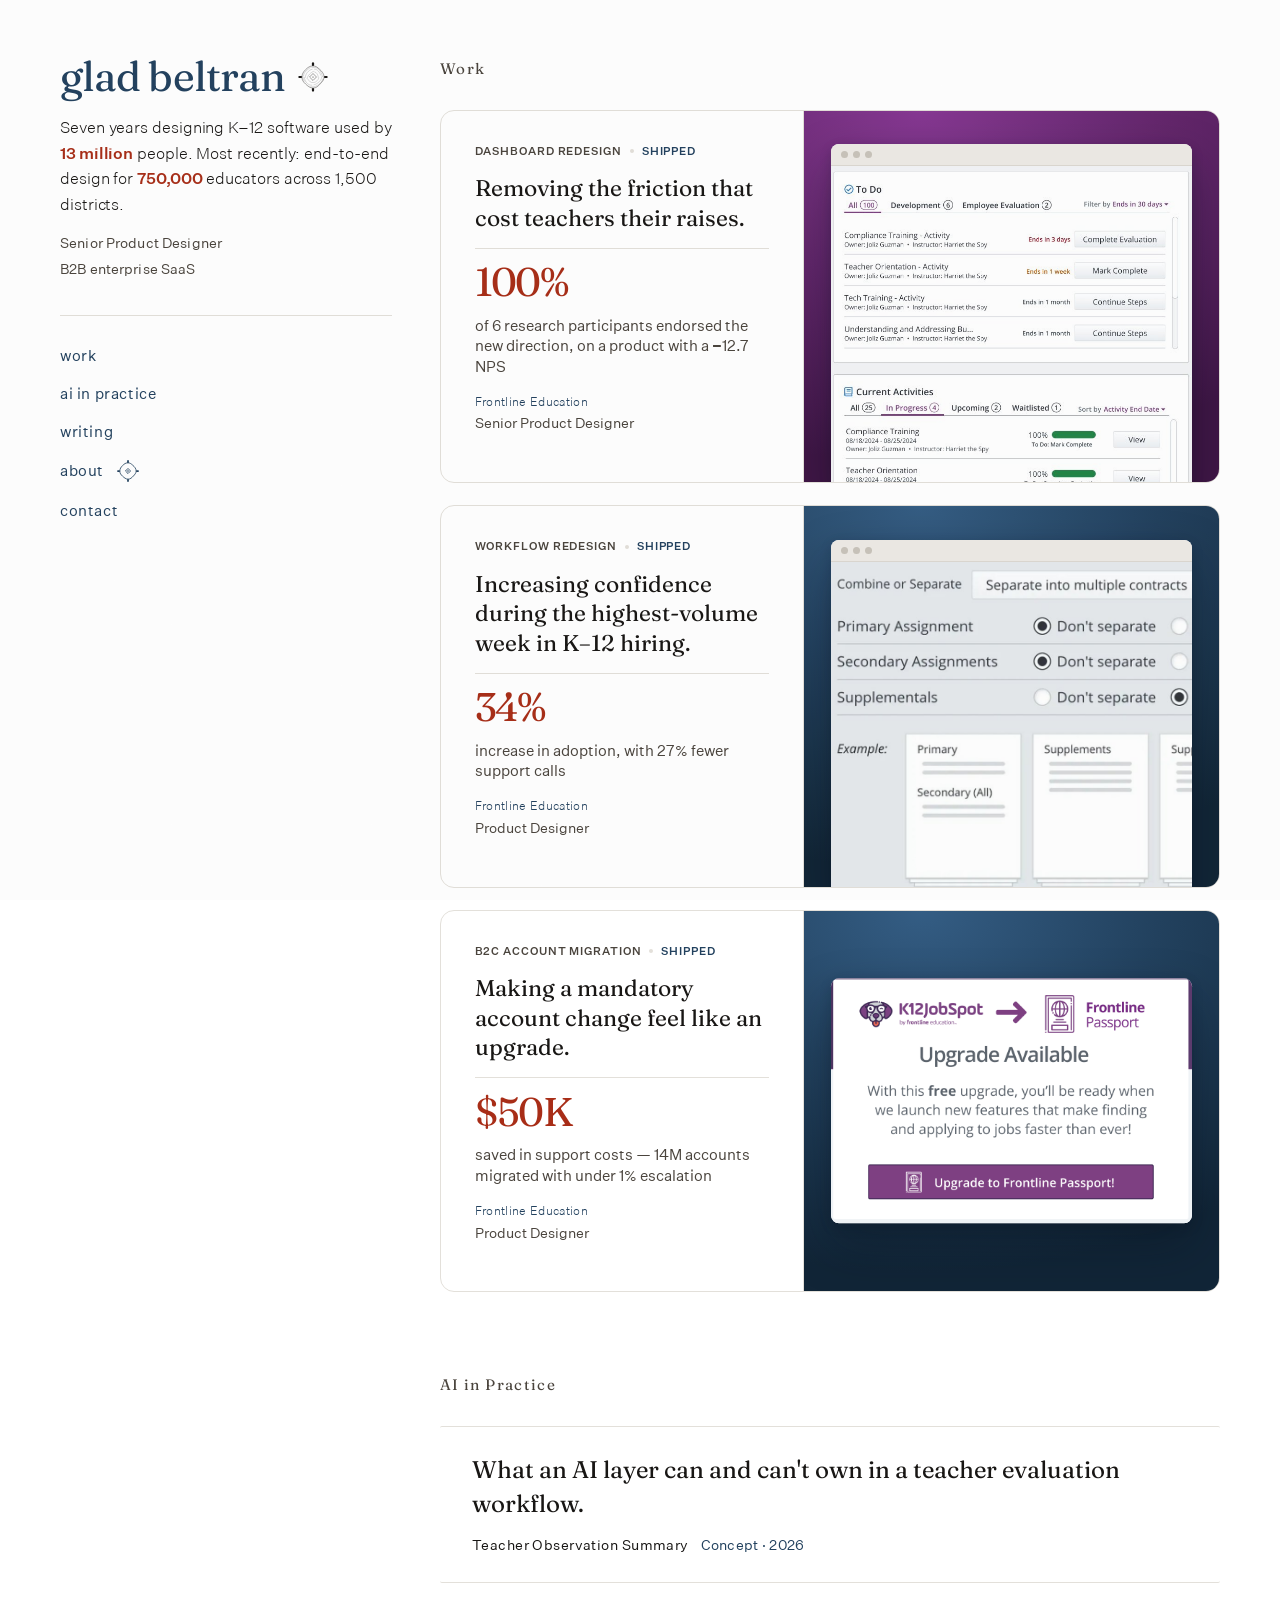
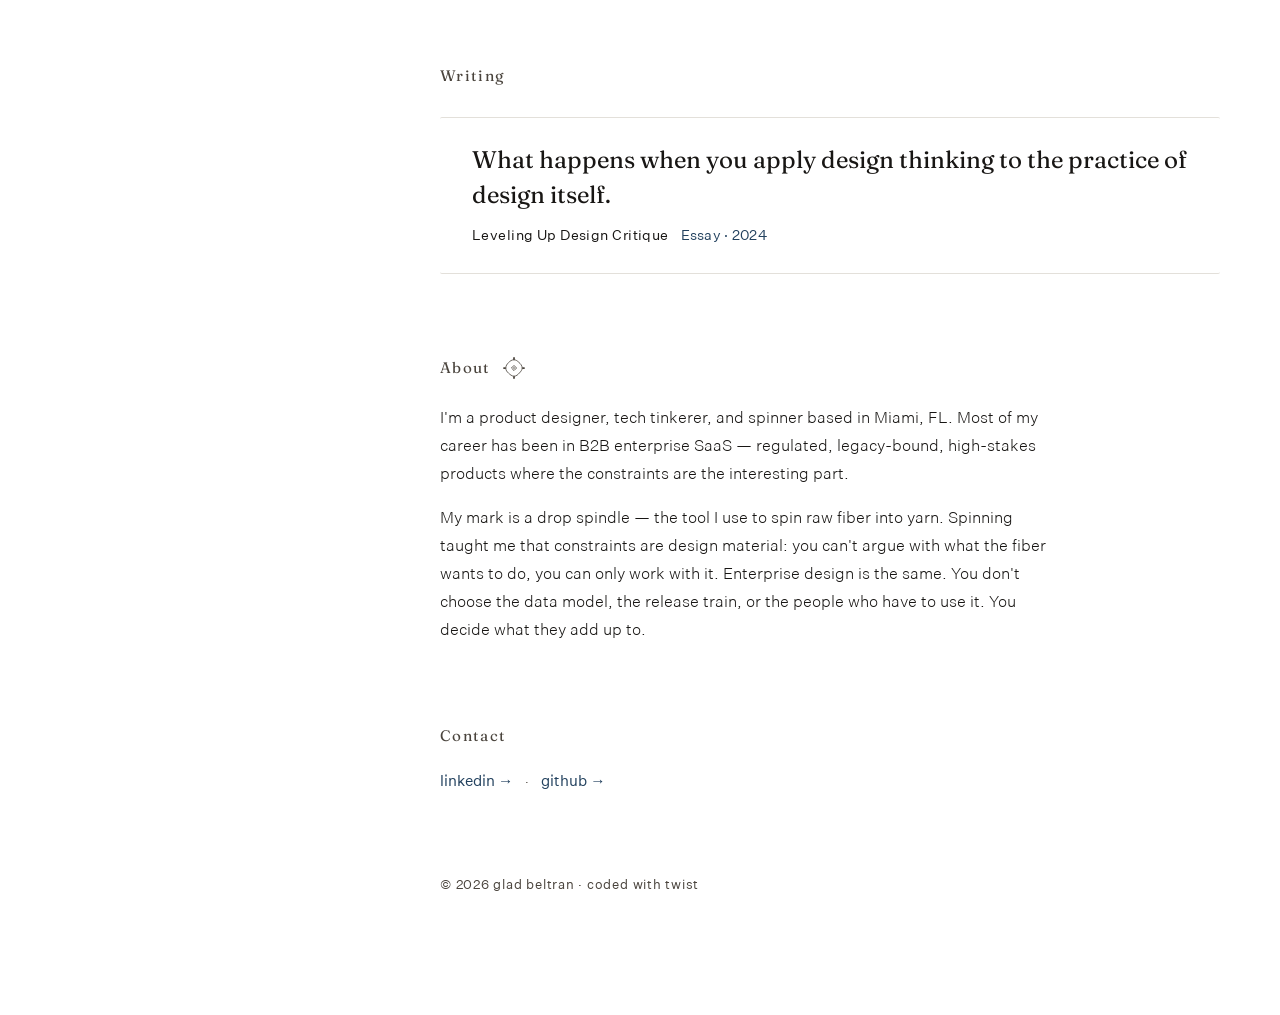
<file: index.html>
<!DOCTYPE html>
<html lang="en" data-display="fraunces" data-layout="rail">
<head>
  <meta charset="UTF-8">
  <meta name="viewport" content="width=device-width, initial-scale=1.0">
  <meta name="robots" content="noindex, nofollow">
  <title>glad beltran</title>
  <link rel="stylesheet" href="style.css">
</head>
<body>
  <a href="#main-content" class="skip-link">Skip to main content</a>
  <div class="layout">

    <aside class="rail">
<div class="rail-id">
        <div class="hero-logo">
          <div class="logo-name">glad beltran</div>
          <div class="spindle-hero"><svg viewBox="0 0 240 240" xmlns="http://www.w3.org/2000/svg">
<path d="M34 120L44 120" stroke="currentColor" stroke-linecap="round" stroke-width="14"/>
<path d="M196 120L206 120" stroke="currentColor" stroke-linecap="round" stroke-width="14"/>
<path d="M120 34L120 44" stroke="currentColor" stroke-linecap="round" stroke-width="14"/>
<path d="M120 196L120 206" stroke="currentColor" stroke-linecap="round" stroke-width="14"/>
<path d="M50 120C50 101.267 60.7326 85.921 73.0776 73.7122C87.5346 59.4149 100.073 50 120 50C137.798 50 148.599 59.7544 160.95 70.6955C175.428 83.5199 190 99.1382 190 120C190 138.162 177.326 150.662 165.983 163.103C153.181 177.144 140.498 190 120 190C101.624 190 85.9901 176.073 73.5012 164.49C59.7162 151.706 50 140.283 50 120Z" fill="none" stroke="currentColor" stroke-width="2.5"/>
<path d="M120 98L142 120L120 142L98 120L120 98Z" fill="none" stroke="currentColor" stroke-width="2.5" stroke-linejoin="round"/>
<path d="M116.5 120C116.5 118.067 118.067 116.5 120 116.5C121.933 116.5 123.5 118.067 123.5 120C123.5 121.933 121.933 123.5 120 123.5C118.067 123.5 116.5 121.933 116.5 120Z" fill="currentColor"/>
<path d="M82.7578 130.5C82.7578 113.554 109.072 86.2745 125.25 83.5781" fill="none" stroke="currentColor" stroke-linecap="round" stroke-width="1"/>
<path d="M131.484 88.1719C144.355 88.1719 153.633 112.119 153.633 122.133" fill="none" stroke="currentColor" stroke-linecap="round" stroke-width="1"/>
<path d="M157.078 125.906C157.078 135.949 139.251 152.749 129.023 154.453" fill="none" stroke="currentColor" stroke-linecap="round" stroke-width="1"/>
<path d="M124.43 154.781C102.251 157.95 99.9922 149.049 88.1719 134.273" fill="none" stroke="currentColor" stroke-linecap="round" stroke-width="1"/>
<path d="M71.2734 122.789C71.2734 101.528 92.3635 74.8951 114.094 71.2734" fill="none" stroke="currentColor" stroke-linecap="round" stroke-width="1"/>
<path d="M129.516 70.2891C149.694 70.2891 163.107 92.3125 168.398 108.188" fill="none" stroke="currentColor" stroke-linecap="round" stroke-width="1"/>
<path d="M175.289 119.18C175.289 141.291 146.854 165.892 125.906 169.383" fill="none" stroke="currentColor" stroke-linecap="round" stroke-width="1"/>
<path d="M112.781 171.844C86.1695 174.801 67.8918 145.711 64.5469 122.297" fill="none" stroke="currentColor" stroke-linecap="round" stroke-width="1"/>
<path d="M60.1172 111.797C60.1172 88.872 87.9153 72.1022 103.102 59.9531" fill="none" stroke="currentColor" stroke-linecap="round" stroke-width="1"/>
<path d="M112.453 58.9688C123.854 58.9688 137.216 59.1399 147.562 64.7109C164.872 74.0313 177.018 99.8563 180.047 118.031" fill="none" stroke="currentColor" stroke-linecap="round" stroke-width="1"/>
<path d="M181.359 133.125C181.359 142.725 173.573 148.679 167.578 155.273C149.557 175.097 132.175 185.822 105.398 181.359" fill="none" stroke="currentColor" stroke-linecap="round" stroke-width="1"/>
<path d="M67.8281 147.234C60.6221 141.058 54.8672 125.513 54.8672 115.898" fill="none" stroke="currentColor" stroke-linecap="round" stroke-width="1"/>
</svg></div>
        </div>

        <!-- Reach, then ownership. The two numbers do different jobs: 13M is
             career scale (K12JobSpot's B2C job-seekers plus the enterprise
             suite), 750K is what you personally owned end-to-end as a Senior.
             Saying both in this order answers "but what did YOU design for
             13 million people?" before anyone has to ask it.

             Alternate phrasings — swap the <p> below for any of these:

             a) Seven years designing K–12 software used by 13 million people.
                Most recently: end-to-end design for 750,000 educators
                across 1,500 districts.                             ← current

             b) I've designed for 13 million K–12 users — job seekers at
                consumer scale, and the districts that hire them.
                Most recently, 750,000 educators end-to-end.

             c) 13 million users reached in seven years at Frontline.
                750,000 of them on a product I owned end-to-end.

             d) From a 12-million-account migration to end-to-end ownership
                of the workflow 750,000 educators use every week.
        -->
        <p class="hero-tagline">
          Seven years designing K&ndash;12 software used by <span class="hero-metric">13 million</span> people.<br>
          Most recently: end-to-end design for <span class="hero-metric">750,000</span> educators across 1,500 districts.
        </p>

        <p class="hero-sub">
          <span>Senior Product Designer</span>
          <span class="hero-dot"></span>
          <span>B2B enterprise SaaS</span>
          <span class="hero-dot"></span>
        </p>
      </div>
      <nav>
        <a href="#work">work</a>
        <a href="#ai-in-practice">ai in practice</a>
        <a href="#writing">writing</a>
        <a href="#about">about<span class="nav-mark" aria-hidden="true"><svg viewBox="0 0 240 240" xmlns="http://www.w3.org/2000/svg">
        <path d="M34 120L44 120" stroke="currentColor" stroke-linecap="round" stroke-width="15"/>
        <path d="M196 120L206 120" stroke="currentColor" stroke-linecap="round" stroke-width="15"/>
        <path d="M120 34L120 44" stroke="currentColor" stroke-linecap="round" stroke-width="15"/>
        <path d="M120 196L120 206" stroke="currentColor" stroke-linecap="round" stroke-width="15"/>
        <path d="M50 120C50 101.267 60.7326 85.921 73.0776 73.7122C87.5346 59.4149 100.073 50 120 50C137.798 50 148.599 59.7544 160.95 70.6955C175.428 83.5199 190 99.1382 190 120C190 138.162 177.326 150.662 165.983 163.103C153.181 177.144 140.498 190 120 190C101.624 190 85.9901 176.073 73.5012 164.49C59.7162 151.706 50 140.283 50 120Z" fill="none" stroke="currentColor" stroke-width="7"/>
        <path d="M120 98L142 120L120 142L98 120L120 98Z" fill="none" stroke="currentColor" stroke-width="7" stroke-linejoin="round"/>
        <circle cx="120" cy="120" r="7" fill="currentColor"/>
      </svg></span></a>
        <a href="#contact">contact</a>
      </nav>
    </aside>

    <main id="main-content">
<!-- ── LOG ────────────────────────────────────────────────────── 
      <div class="log">
        <div class="log-header" id="logHeader">
          <div class="log-header-left">
            <span class="log-label">Current</span>
            <span class="log-date">August 2026</span>
          </div>
          <button class="log-toggle" id="logToggle" aria-label="Expand log">↓ expand</button>
        </div>
        <div class="log-body is-collapsed" id="logBody">
          <p>Finishing case studies and seeking Senior Product Designer roles in B2B enterprise SaaS, regulated industries, and other complex products. Tinkering with AI tools. Always iterating.</p>
        </div>
      </div>
-->
      <!-- ── WORK ──────────────────────────────────────────────────── -->
      <section id="work">
        <h2>Work</h2>
        <div class="work-grid">

          <a class="work-card" href="new-k-12-dashboard.html">
            <div class="card-shot field-logwood">
              <div class="card-panel">
                <div class="card-chrome"><i></i><i></i><i></i></div>
                <img src="images/stage-dashboard.png" alt="Professional Growth — the To Do panel, showing deadlines and single-click actions">
              </div>
            </div>
            <div class="card-body">
              <div class="card-eyebrow">
                <span>Dashboard redesign</span>
                <span class="card-dot"></span>
                <span class="card-status">Shipped</span>
              </div>
              <p class="card-problem">Removing the friction that cost teachers their raises.</p>
              <div class="card-metric">
                <span class="metric-n">100%</span>
                <span class="metric-t">of 6 research participants endorsed the new direction, on a product with a &minus;12.7 NPS</span>
              </div>
              <div class="card-foot">
                <span class="card-sub"><span class="card-co">Frontline Education</span><span class="card-dot"></span>Senior Product Designer</span>
              </div>
              <p class="card-methods"><b>Methods</b>Research synthesis · IA audit · Wireframes · Concept validation</p>
            </div>
          </a>

          <a class="work-card" href="annual-contracting.html">
            <div class="card-shot field-woad">
              <div class="card-panel">
                <div class="card-chrome"><i></i><i></i><i></i></div>
                <img src="images/stage-contracting.png" alt="Annual contracting — contract separation controls">
              </div>
            </div>
            <div class="card-body">
              <div class="card-eyebrow">
                <span>Workflow redesign</span>
                <span class="card-dot"></span>
                <span class="card-status">Shipped</span>
              </div>
              <p class="card-problem">Increasing confidence during the highest-volume week in K–12 hiring.</p>
              <div class="card-metric">
                <span class="metric-n">34%</span>
                <span class="metric-t">increase in adoption, with 27% fewer support calls</span>
              </div>
              <div class="card-foot">
                <span class="card-sub"><span class="card-co">Frontline Education</span><span class="card-dot"></span>Product Designer</span>
              </div>
              <p class="card-methods"><b>Methods</b>Contract analysis · Prototyping · Usability testing</p>
            </div>
          </a>

          <a class="work-card" href="b2c-account-migration.html">
            <div class="card-shot field-woad">
              <div class="card-panel card-panel--modal">
                <img src="images/stage-migration.png" alt="K12JobSpot account migrating to Frontline">
              </div>
            </div>
            <div class="card-body">
              <div class="card-eyebrow">
                <span>B2C account migration</span>
                <span class="card-dot"></span>
                <span class="card-status">Shipped</span>
              </div>
              <p class="card-problem">Making a mandatory account change feel like an upgrade.</p>
              <div class="card-metric">
                <span class="metric-n">$50K</span>
                <span class="metric-t">saved in support costs — 14M accounts migrated with under 1% escalation</span>
              </div>
              <div class="card-foot">
                <span class="card-sub"><span class="card-co">Frontline Education</span><span class="card-dot"></span>Product Designer</span>
              </div>
              <p class="card-methods"><b>Methods</b>Usability testing · UX writing · CS research</p>
            </div>
          </a>

        </div>
      </section>

      <!-- ── AI IN PRACTICE ───────────────────────────────────────── -->
      <section id="ai-in-practice">
        <h2>AI in Practice</h2>
        <div class="work-list">

          <a class="work-entry" href="rubric-ai-summary-prototype.html">
            <div class="work-problem">What an AI layer can and can't own in a teacher evaluation workflow.</div>
            <div class="work-title-row">
              <span class="work-title">Teacher Observation Summary</span>
              <span class="work-co">Concept · 2026</span>
            </div>
          </a>

        </div>
      </section>

      <!-- ── WRITING ────────────────────────────────────────────────── -->
      <section id="writing">
        <h2>Writing</h2>
        <div class="work-list">

          <a class="work-entry" href="leveling-up-design-critique.html">
            <div class="work-problem">What happens when you apply design thinking to the practice of design itself.</div>
            <div class="work-title-row">
              <span class="work-title">Leveling Up Design Critique</span>
              <span class="work-co">Essay · 2024</span>
            </div>
          </a>

        </div>
      </section>

      <!-- ── ABOUT ──────────────────────────────────────────────────── -->
      <section id="about">
        <h2 class="h2-marked">
          <span>About</span>
          <span class="h2-mark" aria-hidden="true"><svg viewBox="0 0 240 240" xmlns="http://www.w3.org/2000/svg">
            <path d="M34 120L44 120" stroke="currentColor" stroke-linecap="round" stroke-width="15"/>
            <path d="M196 120L206 120" stroke="currentColor" stroke-linecap="round" stroke-width="15"/>
            <path d="M120 34L120 44" stroke="currentColor" stroke-linecap="round" stroke-width="15"/>
            <path d="M120 196L120 206" stroke="currentColor" stroke-linecap="round" stroke-width="15"/>
            <path d="M50 120C50 101.267 60.7326 85.921 73.0776 73.7122C87.5346 59.4149 100.073 50 120 50C137.798 50 148.599 59.7544 160.95 70.6955C175.428 83.5199 190 99.1382 190 120C190 138.162 177.326 150.662 165.983 163.103C153.181 177.144 140.498 190 120 190C101.624 190 85.9901 176.073 73.5012 164.49C59.7162 151.706 50 140.283 50 120Z" fill="none" stroke="currentColor" stroke-width="7"/>
            <path d="M120 98L142 120L120 142L98 120L120 98Z" fill="none" stroke="currentColor" stroke-width="7" stroke-linejoin="round"/>
            <circle cx="120" cy="120" r="7" fill="currentColor"/>
          </svg></span>
        </h2>

        <!-- Draft in your voice — rewrite freely. The point is to give the
             spindle a reason to exist on the page now that "spinner" is
             out of the hero. -->
        <div class="about-body">
          <p>I'm a product designer, tech tinkerer, and spinner based in Miami, FL. Most of my career has been in B2B enterprise SaaS — regulated, legacy-bound, high-stakes products where the constraints are the interesting part.</p>
          <p>My mark is a drop spindle &mdash; the tool I use to spin raw fiber into yarn. Spinning taught me that constraints are design material: you can't argue with what the fiber wants to do, you can only work with it. Enterprise design is the same. You don't choose the data model, the release train, or the people who have to use it. You decide what they add up to.</p>
        </div>
      </section>

      <!-- ── CONTACT ────────────────────────────────────────────────── -->
      <section id="contact">
        <h2>Contact</h2>
        <div class="contact-links">
          <a href="https://www.linkedin.com/in/gladbeltran/" target="_blank" rel="noopener">linkedin →</a>
          <span class="contact-sep">·</span>
          <a href="https://github.com/gladbeltran" target="_blank" rel="noopener">github →</a>
        </div>
      </section>

      <footer>
        <p>© 2026 glad beltran · coded with twist</p>
      </footer>
    </main>
  </div>

  <div class="cursor-label" id="cursorLabel">View case study</div>

  <script>
    const label = document.getElementById('cursorLabel');
    const cards = document.querySelectorAll('a.work-card');
    document.addEventListener('mousemove', e => {
      label.style.left = e.clientX + 'px';
      label.style.top  = e.clientY + 'px';
    });
    cards.forEach(c => {
      c.addEventListener('mouseenter', () => label.classList.add('is-visible'));
      c.addEventListener('mouseleave', () => label.classList.remove('is-visible'));
    });
  </script>
</body>
</html>
</file>
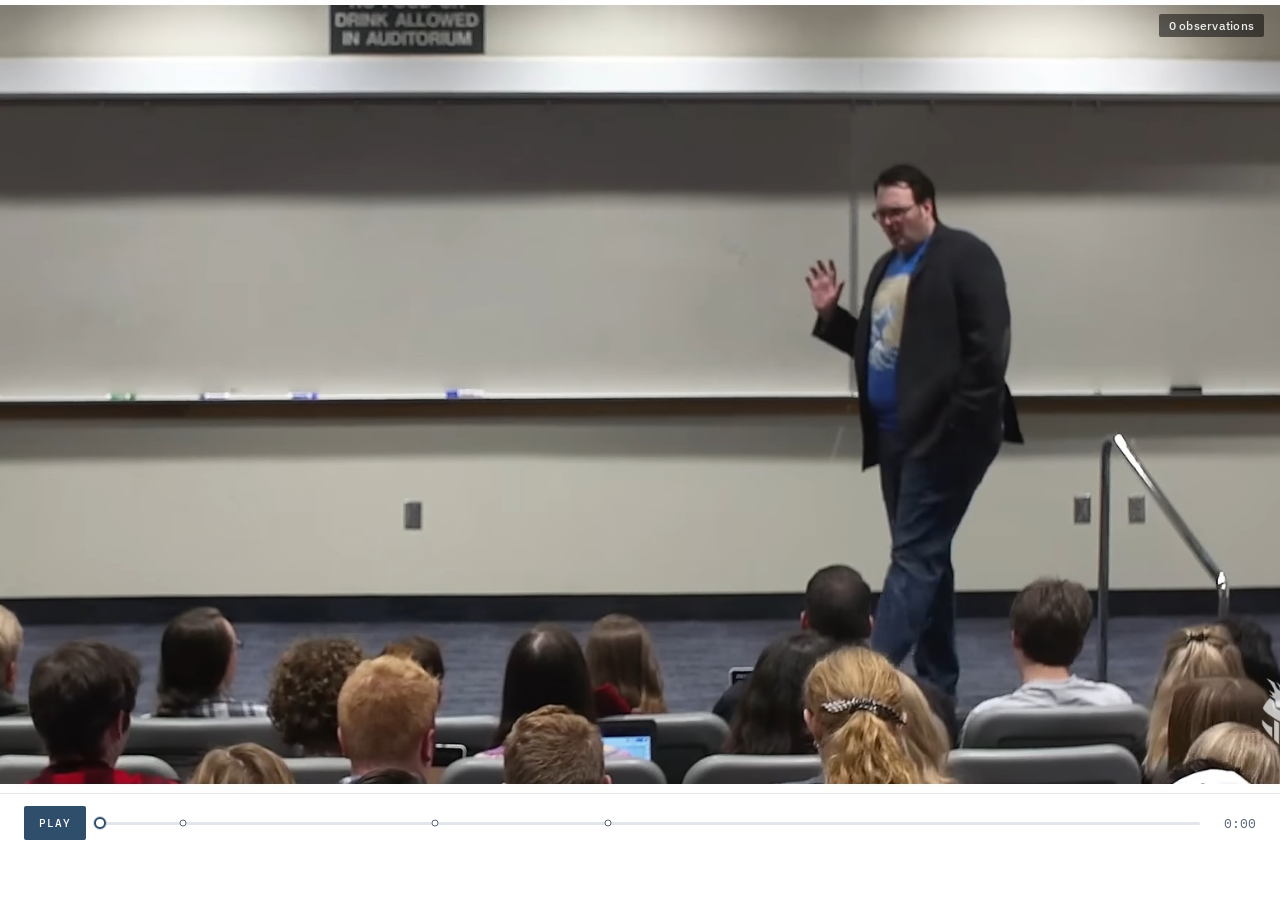
<file: rubric-summary-prototype/index.html>
<!DOCTYPE html>
<html lang="en">
<head>
  <meta charset="UTF-8">
  <meta name="viewport" content="width=device-width, initial-scale=1.0">
  <title>Observation Workflow — Brandon Sanderson, Lecture #1</title>
  <link rel="preconnect" href="https://fonts.googleapis.com">
  <link rel="preconnect" href="https://fonts.gstatic.com" crossorigin>
  <link href="https://fonts.googleapis.com/css2?family=IBM+Plex+Mono:wght@400;500&family=IBM+Plex+Sans:wght@300;400;500;600&display=swap" rel="stylesheet">
  <style>

    /* ─── VARIABLES + RESET ─────────────────────────── */

    :root {
      --background: #F7F8FA;
      --surface:    #FFFFFF;
      --border:     #E2E6EA;
      --text-primary:   #1A1F2E;
      --text-secondary: #5A6478;
      --accent: #2E4E6B;
    }

    *, *::before, *::after { box-sizing: border-box; margin: 0; padding: 0; }

    body {
      font-family: 'IBM Plex Sans', -apple-system, BlinkMacSystemFont, 'Segoe UI', sans-serif;
      background: var(--background);
      color: var(--text-primary);
      height: 100vh;
      overflow: hidden;
      position: relative;
    }

    /* ─── STAGE SYSTEM ──────────────────────────────── */

    .stage {
      position: absolute;
      inset: 0;
      display: flex;
      flex-direction: column;
      opacity: 0;
      pointer-events: none;
      transition: opacity 300ms ease;
    }

    .stage.active {
      opacity: 1;
      pointer-events: auto;
    }

    /* ─── STAGE 1: VIDEO ────────────────────────────── */

    .video-wrapper {
      position: relative;
      flex: 1;
      min-height: 0;
      background: #111;
      overflow: hidden;
    }

    .video-frame {
      width: 100%;
      height: 100%;
      object-fit: cover;
      display: block;
      user-select: none;
    }

    .obs-badge {
      position: absolute;
      top: 14px;
      right: 16px;
      background: rgba(0, 0, 0, 0.52);
      color: rgba(255, 255, 255, 0.9);
      font-size: 12px;
      font-weight: 500;
      padding: 4px 10px;
      border-radius: 2px;
      letter-spacing: 0.02em;
      backdrop-filter: blur(6px);
      -webkit-backdrop-filter: blur(6px);
      transition: opacity 0.2s;
    }

    /* ─── OBSERVATION PANEL ─────────────────────────── */

    .obs-panel {
      position: absolute;
      bottom: 0;
      left: 0;
      right: 0;
      background: var(--surface);
      border-top: 2px solid var(--accent);
      transform: translateY(100%);
      transition: transform 0.38s cubic-bezier(0.23, 1, 0.32, 1);
      padding: 16px 24px 18px;
    }

    .obs-panel.open { transform: translateY(0); }

    .obs-panel-meta {
      display: flex;
      align-items: baseline;
      gap: 12px;
      margin-bottom: 12px;
    }

    .obs-panel-time {
      font-family: 'IBM Plex Mono', monospace;
      font-size: 13px;
      font-weight: 500;
      color: var(--accent);
      flex-shrink: 0;
    }

    .obs-panel-context {
      font-size: 13px;
      color: var(--text-secondary);
      font-style: italic;
      line-height: 1.4;
    }

    .obs-form {
      display: grid;
      grid-template-columns: 1fr 1fr;
      gap: 10px 20px;
    }

    .obs-form-full { grid-column: 1 / -1; }

    .field-group {
      display: flex;
      flex-direction: column;
      gap: 5px;
    }

    .field-label {
      font-size: 11px;
      font-weight: 600;
      letter-spacing: 0.08em;
      text-transform: uppercase;
      color: var(--text-secondary);
    }

    .field-textarea {
      font-family: 'IBM Plex Sans', sans-serif;
      font-size: 14px;
      color: var(--text-primary);
      background: var(--background);
      border: 1px solid var(--border);
      border-radius: 2px;
      padding: 8px 10px;
      resize: none;
      height: 60px;
      line-height: 1.5;
      outline: none;
      width: 100%;
      transition: border-color 0.15s;
    }

    .field-textarea:focus { border-color: var(--accent); }

    .field-select {
      font-family: 'IBM Plex Sans', sans-serif;
      font-size: 14px;
      color: var(--text-primary);
      background: var(--background);
      border: 1px solid var(--border);
      border-radius: 2px;
      padding: 8px 30px 8px 10px;
      outline: none;
      width: 100%;
      appearance: none;
      -webkit-appearance: none;
      cursor: pointer;
      background-image: url("data:image/svg+xml,%3Csvg xmlns='http://www.w3.org/2000/svg' width='12' height='8' viewBox='0 0 12 8'%3E%3Cpath d='M1 1.5l5 5 5-5' stroke='%235A6478' stroke-width='1.5' fill='none' stroke-linecap='round' stroke-linejoin='round'/%3E%3C/svg%3E");
      background-repeat: no-repeat;
      background-position: right 10px center;
      transition: border-color 0.15s;
    }

    .field-select:focus { border-color: var(--accent); }

    .rating-selector { display: flex; gap: 5px; }

    .rating-opt {
      font-family: 'IBM Plex Sans', sans-serif;
      font-size: 12px;
      font-weight: 500;
      padding: 7px 8px;
      border: 1px solid var(--border);
      border-radius: 2px;
      background: var(--background);
      color: var(--text-secondary);
      cursor: pointer;
      flex: 1;
      text-align: center;
      transition: all 0.12s;
      white-space: nowrap;
      min-height: 34px;
    }

    .rating-opt:hover:not([class*="sel-"]) {
      border-color: var(--text-secondary);
      color: var(--text-primary);
    }

    .rating-opt.sel-unsatisfactory { background: #5A5A5A; color: #fff; border-color: #5A5A5A; }
    .rating-opt.sel-basic          { background: #8B6914; color: #fff; border-color: #8B6914; }
    .rating-opt.sel-proficient     { background: #2E5F3E; color: #fff; border-color: #2E5F3E; }
    .rating-opt.sel-distinguished  { background: #8B2E2E; color: #fff; border-color: #8B2E2E; }

    .obs-form-actions {
      grid-column: 1 / -1;
      display: flex;
      justify-content: flex-end;
    }

    .save-btn {
      font-family: 'IBM Plex Sans', sans-serif;
      font-size: 14px;
      font-weight: 500;
      padding: 8px 20px;
      background: var(--accent);
      color: #fff;
      border: none;
      border-radius: 2px;
      cursor: pointer;
      transition: opacity 0.15s;
      min-height: 36px;
    }

    .save-btn:disabled { opacity: 0.28; cursor: default; }
    .save-btn:not(:disabled):hover { opacity: 0.85; }

    /* ─── PLAYER BAR ────────────────────────────────── */

    .player-bar {
      flex-shrink: 0;
      background: var(--surface);
      border-top: 1px solid var(--border);
      padding: 12px 24px 14px;
      display: flex;
      flex-direction: column;
      gap: 10px;
    }

    .controls-row {
      display: flex;
      align-items: center;
      gap: 14px;
    }

    .play-pause-btn {
      font-family: 'IBM Plex Mono', monospace;
      font-size: 11px;
      font-weight: 500;
      letter-spacing: 0.08em;
      text-transform: uppercase;
      width: 62px;
      padding: 7px 0;
      text-align: center;
      background: var(--accent);
      color: #fff;
      border: none;
      border-radius: 2px;
      cursor: pointer;
      flex-shrink: 0;
      transition: opacity 0.15s;
      min-height: 34px;
    }

    .play-pause-btn:hover { opacity: 0.85; }

    .timeline {
      flex: 1;
      height: 20px;
      display: flex;
      align-items: center;
      cursor: pointer;
      position: relative;
    }

    .timeline-track {
      position: absolute;
      left: 0;
      right: 0;
      height: 3px;
      background: var(--border);
      border-radius: 2px;
    }

    .timeline-fill {
      height: 100%;
      background: var(--accent);
      border-radius: 2px;
      width: 0%;
    }

    .timeline-marker {
      position: absolute;
      top: 50%;
      transform: translate(-50%, -50%);
      width: 7px;
      height: 7px;
      background: var(--surface);
      border: 1.5px solid var(--text-secondary);
      border-radius: 50%;
      pointer-events: none;
    }

    .timeline-marker.triggered {
      background: var(--accent);
      border-color: var(--accent);
    }

    .timeline-thumb {
      position: absolute;
      top: 50%;
      left: 0%;
      transform: translate(-50%, -50%);
      width: 12px;
      height: 12px;
      background: var(--surface);
      border: 2px solid var(--accent);
      border-radius: 50%;
      pointer-events: none;
      box-shadow: 0 0 0 1px rgba(46,78,107,0.2);
    }

    .timestamp-display {
      font-family: 'IBM Plex Mono', monospace;
      font-size: 13px;
      color: var(--text-secondary);
      flex-shrink: 0;
      width: 42px;
      text-align: right;
    }

    .done-row { display: flex; justify-content: flex-end; }

    .done-btn {
      font-family: 'IBM Plex Sans', sans-serif;
      font-size: 14px;
      font-weight: 500;
      padding: 8px 20px;
      background: var(--accent);
      color: #fff;
      border: none;
      border-radius: 2px;
      cursor: pointer;
      visibility: hidden;
      opacity: 0;
      transition: opacity 0.3s ease;
      min-height: 36px;
    }

    .done-btn.visible {
      visibility: visible;
      opacity: 1;
    }

    /* ─── STAGE 2: REVIEW ───────────────────────────── */

    .review-header {
      flex-shrink: 0;
      display: flex;
      border-bottom: 1px solid var(--border);
    }

    .review-col-header {
      flex: 1;
      padding: 18px 28px 16px;
      font-size: 18px;
      font-weight: 600;
      color: var(--text-primary);
    }

    .review-col-header + .review-col-header {
      border-left: 1px solid var(--border);
    }

    .review-body {
      flex: 1;
      display: flex;
      min-height: 0;
    }

    .review-col {
      flex: 1;
      overflow-y: auto;
      padding: 22px 28px;
    }

    .review-col + .review-col { border-left: 1px solid var(--border); }

    .review-col::-webkit-scrollbar { width: 3px; }
    .review-col::-webkit-scrollbar-track { background: transparent; }
    .review-col::-webkit-scrollbar-thumb { background: var(--border); border-radius: 2px; }

    /* Observation cards in review */

    .obs-card {
      background: var(--surface);
      border: 1px solid var(--border);
      border-radius: 2px;
      padding: 14px 16px;
      margin-bottom: 10px;
    }

    .obs-card:last-child { margin-bottom: 0; }

    .obs-card-top {
      display: flex;
      align-items: flex-start;
      gap: 10px;
      margin-bottom: 8px;
      flex-wrap: wrap;
    }

    .obs-card-time {
      font-family: 'IBM Plex Mono', monospace;
      font-size: 12px;
      color: var(--text-secondary);
      flex-shrink: 0;
      margin-top: 1px;
    }

    .obs-card-criterion {
      font-size: 13px;
      font-weight: 500;
      color: var(--text-primary);
      flex: 1;
      min-width: 0;
    }

    .rating-pill {
      font-size: 11px;
      font-weight: 500;
      letter-spacing: 0.05em;
      text-transform: uppercase;
      padding: 2px 7px;
      border-radius: 2px;
      border: 1px solid currentColor;
      flex-shrink: 0;
    }

    .rp-distinguished  { color: #8B2E2E; }
    .rp-proficient     { color: #2E5F3E; }
    .rp-basic          { color: #8B6914; }
    .rp-unsatisfactory { color: #5A5A5A; }

    .obs-card-note {
      font-size: 14px;
      line-height: 1.6;
      color: var(--text-primary);
    }

    /* Summary column empty state */

    .summary-empty {
      height: 100%;
      display: flex;
      flex-direction: column;
      align-items: center;
      justify-content: center;
      gap: 16px;
      text-align: center;
    }

    .generate-btn {
      font-family: 'IBM Plex Sans', sans-serif;
      font-size: 14px;
      font-weight: 500;
      padding: 10px 24px;
      background: var(--accent);
      color: #fff;
      border: none;
      border-radius: 2px;
      cursor: pointer;
      transition: opacity 0.15s;
      min-height: 44px;
    }

    .generate-btn:hover:not(:disabled) { opacity: 0.85; }
    .generate-btn:disabled { opacity: 0.38; cursor: default; }

    .summary-placeholder {
      font-size: 14px;
      color: var(--text-secondary);
    }

    /* Summary content (after generation) */

    .summary-content {
      outline: none;
      caret-color: var(--accent);
    }

    .summary-section {
      margin-bottom: 24px;
      opacity: 0;
      transform: translateY(6px);
      transition: opacity 0.5s cubic-bezier(0.23, 1, 0.32, 1),
                  transform 0.5s cubic-bezier(0.23, 1, 0.32, 1);
    }

    .summary-section.in { opacity: 1; transform: translateY(0); }

    .summary-section-label {
      font-size: 13px;
      font-weight: 600;
      letter-spacing: 0.08em;
      text-transform: uppercase;
      color: var(--accent);
      margin-bottom: 7px;
    }

    .summary-section-text {
      font-size: 15px;
      line-height: 1.72;
      color: var(--text-primary);
    }

    .summary-disclaimer {
      font-size: 12px;
      color: var(--text-secondary);
      font-style: italic;
      margin-top: 20px;
      padding-top: 14px;
      border-top: 1px solid var(--border);
      line-height: 1.6;
      opacity: 0;
      transition: opacity 0.5s cubic-bezier(0.23, 1, 0.32, 1);
    }

    .summary-disclaimer.in { opacity: 1; }

    /* ─── MOBILE ─────────────────────────────────────── */

    @media (max-width: 640px) {

      .obs-form {
        grid-template-columns: 1fr;
      }

      .obs-form-full { grid-column: 1; }

      .rating-selector { flex-wrap: wrap; }

      .rating-opt {
        min-height: 44px;
        flex-basis: calc(50% - 3px);
      }

      .play-pause-btn { min-height: 44px; width: auto; padding: 0 14px; }

      .save-btn { min-height: 44px; }

      .review-header { flex-direction: column; }

      .review-col-header + .review-col-header {
        border-left: none;
        border-top: 1px solid var(--border);
      }

      .review-body { flex-direction: column; }

      .review-col + .review-col {
        border-left: none;
        border-top: 1px solid var(--border);
      }

      .generate-btn { width: 100%; max-width: 300px; }
    }

  </style>
</head>
<body>

  <!-- ─── STAGE 1: VIDEO ──────────────────────────── -->
  <div id="stage-1" class="stage active">

    <div class="video-wrapper" id="video-wrapper">
      <img
        src="sanderson-lecture.jpg"
        alt="Brandon Sanderson — Lecture #1"
        class="video-frame"
        id="video-frame"
        draggable="false"
      >
      <div class="obs-badge" id="obs-badge">0 observations</div>

      <div class="obs-panel" id="obs-panel">
        <div class="obs-panel-meta">
          <span class="obs-panel-time" id="panel-time"></span>
          <span class="obs-panel-context" id="panel-context"></span>
        </div>
        <div class="obs-form">
          <div class="field-group obs-form-full">
            <label class="field-label" for="obs-note">What do you observe?</label>
            <textarea class="field-textarea" id="obs-note" placeholder="Describe what you see…"></textarea>
          </div>
          <div class="field-group">
            <label class="field-label" for="obs-criterion">Align to criterion</label>
            <select class="field-select" id="obs-criterion">
              <option value="">Select criterion…</option>
              <option value="1a">1a — Demonstrating Knowledge of Content and Pedagogy</option>
              <option value="1b">1b — Knowing and Valuing Students</option>
              <option value="2a">2a — Creating an Environment of Respect and Rapport</option>
              <option value="3b">3b — Using Questioning and Discussion Techniques</option>
              <option value="3c">3c — Engaging Students in Learning</option>
            </select>
          </div>
          <div class="field-group">
            <span class="field-label">Rating</span>
            <div class="rating-selector" id="rating-selector">
              <button class="rating-opt" data-rating="Unsatisfactory">Unsatisfactory</button>
              <button class="rating-opt" data-rating="Basic">Basic</button>
              <button class="rating-opt" data-rating="Proficient">Proficient</button>
              <button class="rating-opt" data-rating="Distinguished">Distinguished</button>
            </div>
          </div>
          <div class="obs-form-actions">
            <button class="save-btn" id="save-btn" disabled>Save observation</button>
          </div>
        </div>
      </div>
    </div>

    <div class="player-bar">
      <div class="controls-row">
        <button class="play-pause-btn" id="play-btn">Play</button>
        <div class="timeline" id="timeline">
          <div class="timeline-track" id="timeline-track">
            <div class="timeline-fill" id="timeline-fill"></div>
          </div>
          <div class="timeline-thumb" id="timeline-thumb"></div>
        </div>
        <span class="timestamp-display" id="timestamp">0:00</span>
      </div>
      <div class="done-row">
        <button class="done-btn" id="done-btn">Done watching →</button>
      </div>
    </div>

  </div>

  <!-- ─── STAGE 2: REVIEW + SUMMARY ───────────────── -->
  <div id="stage-2" class="stage">

    <div class="review-header">
      <div class="review-col-header">Your observations.</div>
      <div class="review-col-header">AI Summary.</div>
    </div>

    <div class="review-body">
      <div class="review-col" id="obs-review-col"></div>

      <div class="review-col" id="summary-col">

        <div class="summary-empty" id="summary-empty">
          <button class="generate-btn" id="generate-btn">Generate Summary</button>
          <p class="summary-placeholder">Your observations, organized by rubric domain.</p>
        </div>

        <div class="summary-content" id="summary-content" contenteditable="false"></div>

      </div>
    </div>

  </div>

  <script>

    // ─── CONFIG ──────────────────────────────────────

    const TOTAL_DURATION = 1200;  // video seconds (20-min lecture)
    const PLAYBACK_SPEED = 8;     // video seconds per real second
    const TICK_MS        = 80;    // update interval

    const CHECKPOINTS = [
      {
        videoTime: 90,
        display: '1:30',
        context: 'Sanderson opens without notes. Establishes the course scope directly.'
      },
      {
        videoTime: 365,
        display: '6:05',
        context: 'Keeps students engaged with humor and movement across the stage.'
      },
      {
        videoTime: 554,
        display: '9:14',
        context: 'Pauses to ask whether students have encountered this concept. Three students respond.'
      }
    ];

    const CRITERION_LABELS = {
      '1a': '1a — Demonstrating Knowledge of Content and Pedagogy',
      '1b': '1b — Knowing and Valuing Students',
      '2a': '2a — Creating an Environment of Respect and Rapport',
      '3b': '3b — Using Questioning and Discussion Techniques',
      '3c': '3c — Engaging Students in Learning',
    };


    // ─── STATE ───────────────────────────────────────

    let videoTime      = 0;
    let isPlaying      = false;
    let ticker         = null;
    let nextCheckpoint = 0;
    let currentRating  = '';
    let observations   = [];

    // ─── ELEMENTS ────────────────────────────────────

    const playBtn       = document.getElementById('play-btn');
    const timelineEl    = document.getElementById('timeline');
    const timelineTrack = document.getElementById('timeline-track');
    const timelineFill  = document.getElementById('timeline-fill');
    const timelineThumb = document.getElementById('timeline-thumb');
    const timestampEl   = document.getElementById('timestamp');
    const obsBadge      = document.getElementById('obs-badge');
    const obsPanel      = document.getElementById('obs-panel');
    const panelTime     = document.getElementById('panel-time');
    const panelContext  = document.getElementById('panel-context');
    const obsNote       = document.getElementById('obs-note');
    const obsCriterion  = document.getElementById('obs-criterion');
    const ratingSel     = document.getElementById('rating-selector');
    const saveBtn       = document.getElementById('save-btn');
    const doneBtn       = document.getElementById('done-btn');

    // ─── TIMELINE MARKERS ────────────────────────────

    CHECKPOINTS.forEach((cp, i) => {
      const pct = (cp.videoTime / TOTAL_DURATION) * 100;
      const marker = document.createElement('div');
      marker.className = 'timeline-marker';
      marker.id = `marker-${i}`;
      marker.style.left = pct + '%';
      timelineTrack.appendChild(marker);
    });

    // ─── UTILITIES ───────────────────────────────────

    function fmt(secs) {
      const s = Math.floor(secs);
      const m = Math.floor(s / 60);
      return `${m}:${(s % 60).toString().padStart(2, '0')}`;
    }

    function setPct(pct) {
      timelineFill.style.width = pct + '%';
      timelineThumb.style.left = pct + '%';
    }

    // ─── PLAYBACK ────────────────────────────────────

    function tick() {
      videoTime = Math.min(videoTime + (PLAYBACK_SPEED * TICK_MS / 1000), TOTAL_DURATION);
      setPct((videoTime / TOTAL_DURATION) * 100);
      timestampEl.textContent = fmt(videoTime);

      if (nextCheckpoint < CHECKPOINTS.length) {
        if (videoTime >= CHECKPOINTS[nextCheckpoint].videoTime) {
          pause();
          openPanel(CHECKPOINTS[nextCheckpoint]);
          return;
        }
      }
    }

    function play() {
      if (obsPanel.classList.contains('open')) return;
      isPlaying = true;
      playBtn.textContent = 'Pause';
      ticker = setInterval(tick, TICK_MS);
    }

    function pause() {
      isPlaying = false;
      playBtn.textContent = 'Play';
      clearInterval(ticker);
      ticker = null;
    }

    playBtn.addEventListener('click', () => {
      isPlaying ? pause() : play();
    });

    timelineEl.addEventListener('click', e => {
      if (obsPanel.classList.contains('open')) return;
      const rect = timelineEl.getBoundingClientRect();
      let pct = Math.max(0, Math.min(1, (e.clientX - rect.left) / rect.width));
      let seekTo = pct * TOTAL_DURATION;

      // Clamp to not jump past unseen checkpoints
      if (nextCheckpoint < CHECKPOINTS.length) {
        seekTo = Math.min(seekTo, CHECKPOINTS[nextCheckpoint].videoTime - 0.5);
      }

      videoTime = seekTo;
      setPct((videoTime / TOTAL_DURATION) * 100);
      timestampEl.textContent = fmt(videoTime);
    });

    // ─── OBSERVATION PANEL ───────────────────────────

    function openPanel(cp) {
      panelTime.textContent    = cp.display;
      panelContext.textContent = cp.context;
      obsNote.value   = '';
      obsCriterion.value = '';
      currentRating   = '';
      document.querySelectorAll('.rating-opt').forEach(b => {
        b.className = 'rating-opt';
      });
      saveBtn.disabled = true;
      obsPanel.classList.add('open');
      setTimeout(() => obsNote.focus(), 400);
    }

    function closePanel() {
      obsPanel.classList.remove('open');
    }

    ratingSel.addEventListener('click', e => {
      const btn = e.target.closest('.rating-opt');
      if (!btn) return;
      currentRating = btn.dataset.rating;
      document.querySelectorAll('.rating-opt').forEach(b => b.className = 'rating-opt');
      btn.classList.add('sel-' + currentRating.toLowerCase());
      checkReady();
    });

    obsNote.addEventListener('input', checkReady);
    obsCriterion.addEventListener('change', checkReady);

    function checkReady() {
      saveBtn.disabled = !(obsNote.value.trim() && obsCriterion.value && currentRating);
    }

    saveBtn.addEventListener('click', () => {
      const cp = CHECKPOINTS[nextCheckpoint];
      observations.push({
        time:          cp.display,
        context:       cp.context,
        note:          obsNote.value.trim(),
        criterion:     obsCriterion.value,
        criterionLabel: CRITERION_LABELS[obsCriterion.value],
        rating:        currentRating,
      });

      // Mark this checkpoint's marker as triggered
      const marker = document.getElementById(`marker-${nextCheckpoint}`);
      if (marker) marker.classList.add('triggered');

      nextCheckpoint++;
      const n = observations.length;
      obsBadge.textContent = n === 1 ? '1 observation' : `${n} observations`;

      closePanel();

      if (nextCheckpoint >= CHECKPOINTS.length) {
        setTimeout(showDone, 420);
      } else {
        setTimeout(play, 420);
      }
    });

    function showDone() {
      pause();
      doneBtn.classList.add('visible');
    }

    // ─── STAGE TRANSITION ────────────────────────────

    doneBtn.addEventListener('click', () => {
      document.getElementById('stage-1').classList.remove('active');
      document.getElementById('stage-2').classList.add('active');
      populateReview();
    });

    // ─── STAGE 2: REVIEW ─────────────────────────────

    function rpClass(rating) {
      return 'rp-' + rating.toLowerCase().replace(/\s+/g, '-');
    }

    function populateReview() {
      const col = document.getElementById('obs-review-col');
      col.innerHTML = '';
      observations.forEach(obs => {
        const card = document.createElement('div');
        card.className = 'obs-card';
        card.innerHTML = `
          <div class="obs-card-top">
            <span class="obs-card-time">${obs.time}</span>
            <span class="obs-card-criterion">${obs.criterionLabel}</span>
            <span class="rating-pill ${rpClass(obs.rating)}">${obs.rating}</span>
          </div>
          <p class="obs-card-note">${obs.note}</p>
        `;
        col.appendChild(card);
      });
    }

    // ─── GENERATE SUMMARY ────────────────────────────

    const generateBtn    = document.getElementById('generate-btn');
    const summaryEmpty   = document.getElementById('summary-empty');
    const summaryContent = document.getElementById('summary-content');

    generateBtn.addEventListener('click', () => {
      generateBtn.disabled = true;
      generateBtn.textContent = 'Generating…';

      setTimeout(() => {
        renderSummary(buildSummary(observations));
      }, 1500);
    });

    // ─── CLIENT-SIDE SUMMARY BUILDER ─────────────────

    const DOMAIN_ORDER = ['1a', '1b', '2a', '2b', '3a', '3b', '3c', '3d'];

    function lcFirst(str) {
      return str ? str.charAt(0).toLowerCase() + str.slice(1) : str;
    }

    function buildSummary(obs) {
      // Group by criterion key
      const byCriterion = {};
      obs.forEach(o => {
        if (!byCriterion[o.criterion]) byCriterion[o.criterion] = [];
        byCriterion[o.criterion].push(o);
      });

      // Emit in canonical domain order, skipping unobserved criteria
      return DOMAIN_ORDER.filter(k => byCriterion[k]).map(key => {
        const entries = byCriterion[key];
        const label   = CRITERION_LABELS[key];
        let text;

        if (entries.length === 1) {
          const o    = entries[0];
          const note = lcFirst(o.note.replace(/\.+$/, ''));
          text = `At ${o.time}, ${note}. The evaluator rated this component as ${o.rating}.`;
        } else {
          const parts = entries.map(o =>
            `at ${o.time}, ${lcFirst(o.note.replace(/\.+$/, ''))}`
          );
          const ratings = [...new Set(entries.map(o => o.rating))];
          const ratingText = ratings.length === 1
            ? `consistently rated this component as ${ratings[0]}`
            : `rated this component as ${ratings.slice(0, -1).join(', ')} and ${ratings.at(-1)} across different moments`;
          text = `The instructor was observed on multiple occasions: ${parts.join('; ')}. The evaluator ${ratingText}.`;
        }

        return { label, text };
      });
    }

    // ─── RENDER SUMMARY ──────────────────────────────

    function renderSummary(sections) {
      summaryEmpty.style.display = 'none';
      summaryContent.setAttribute('contenteditable', 'true');

      sections.forEach((sec, i) => {
        const div = document.createElement('div');
        div.className = 'summary-section';

        if (sec.label) {
          const label = document.createElement('div');
          label.className = 'summary-section-label';
          label.textContent = sec.label;
          div.appendChild(label);
        }

        if (sec.text) {
          const p = document.createElement('p');
          p.className = 'summary-section-text';
          p.textContent = sec.text;
          div.appendChild(p);
        }

        summaryContent.appendChild(div);
        setTimeout(() => div.classList.add('in'), i * 80);
      });

      const disclaimer = document.createElement('p');
      disclaimer.className = 'summary-disclaimer';
      disclaimer.textContent = 'Generated from your observations. Edit before submitting to the teacher record.';
      summaryContent.appendChild(disclaimer);
      setTimeout(() => disclaimer.classList.add('in'), sections.length * 80 + 80);
    }

  </script>

</body>
</html>
</file>
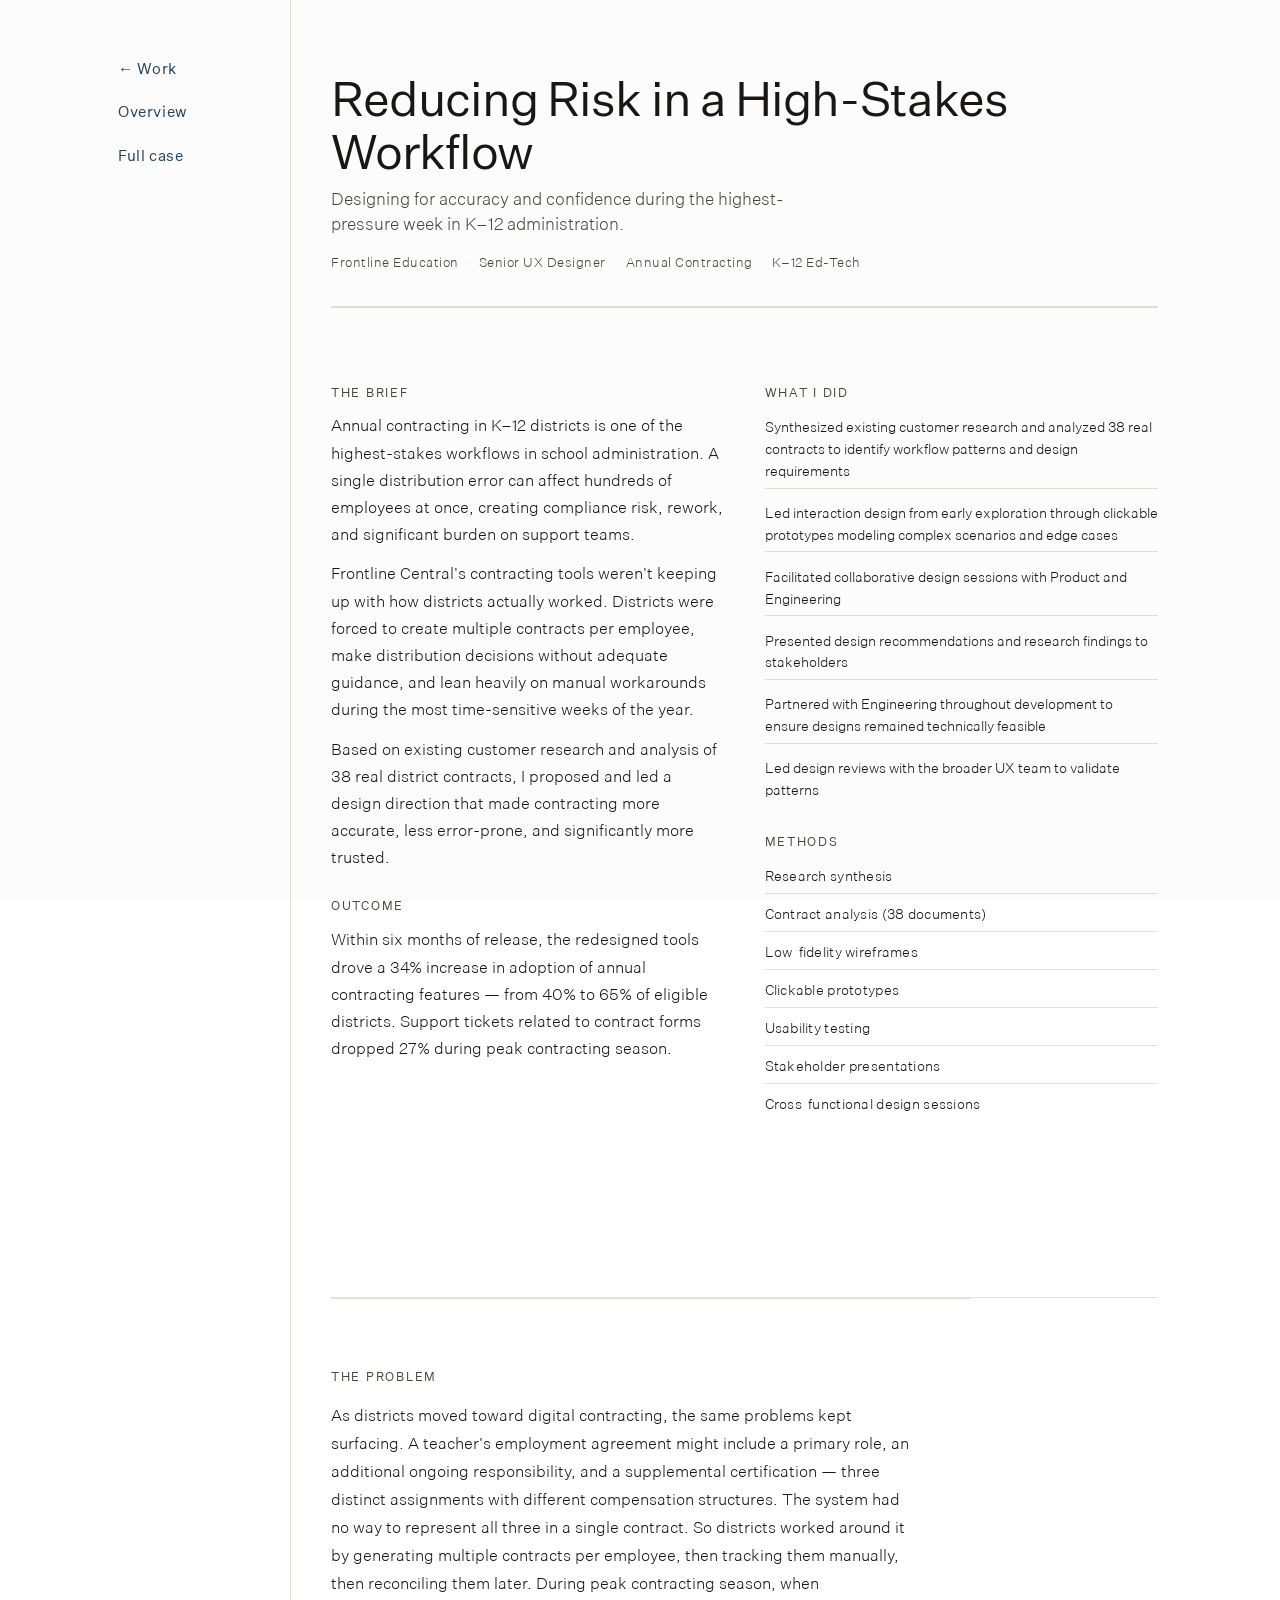
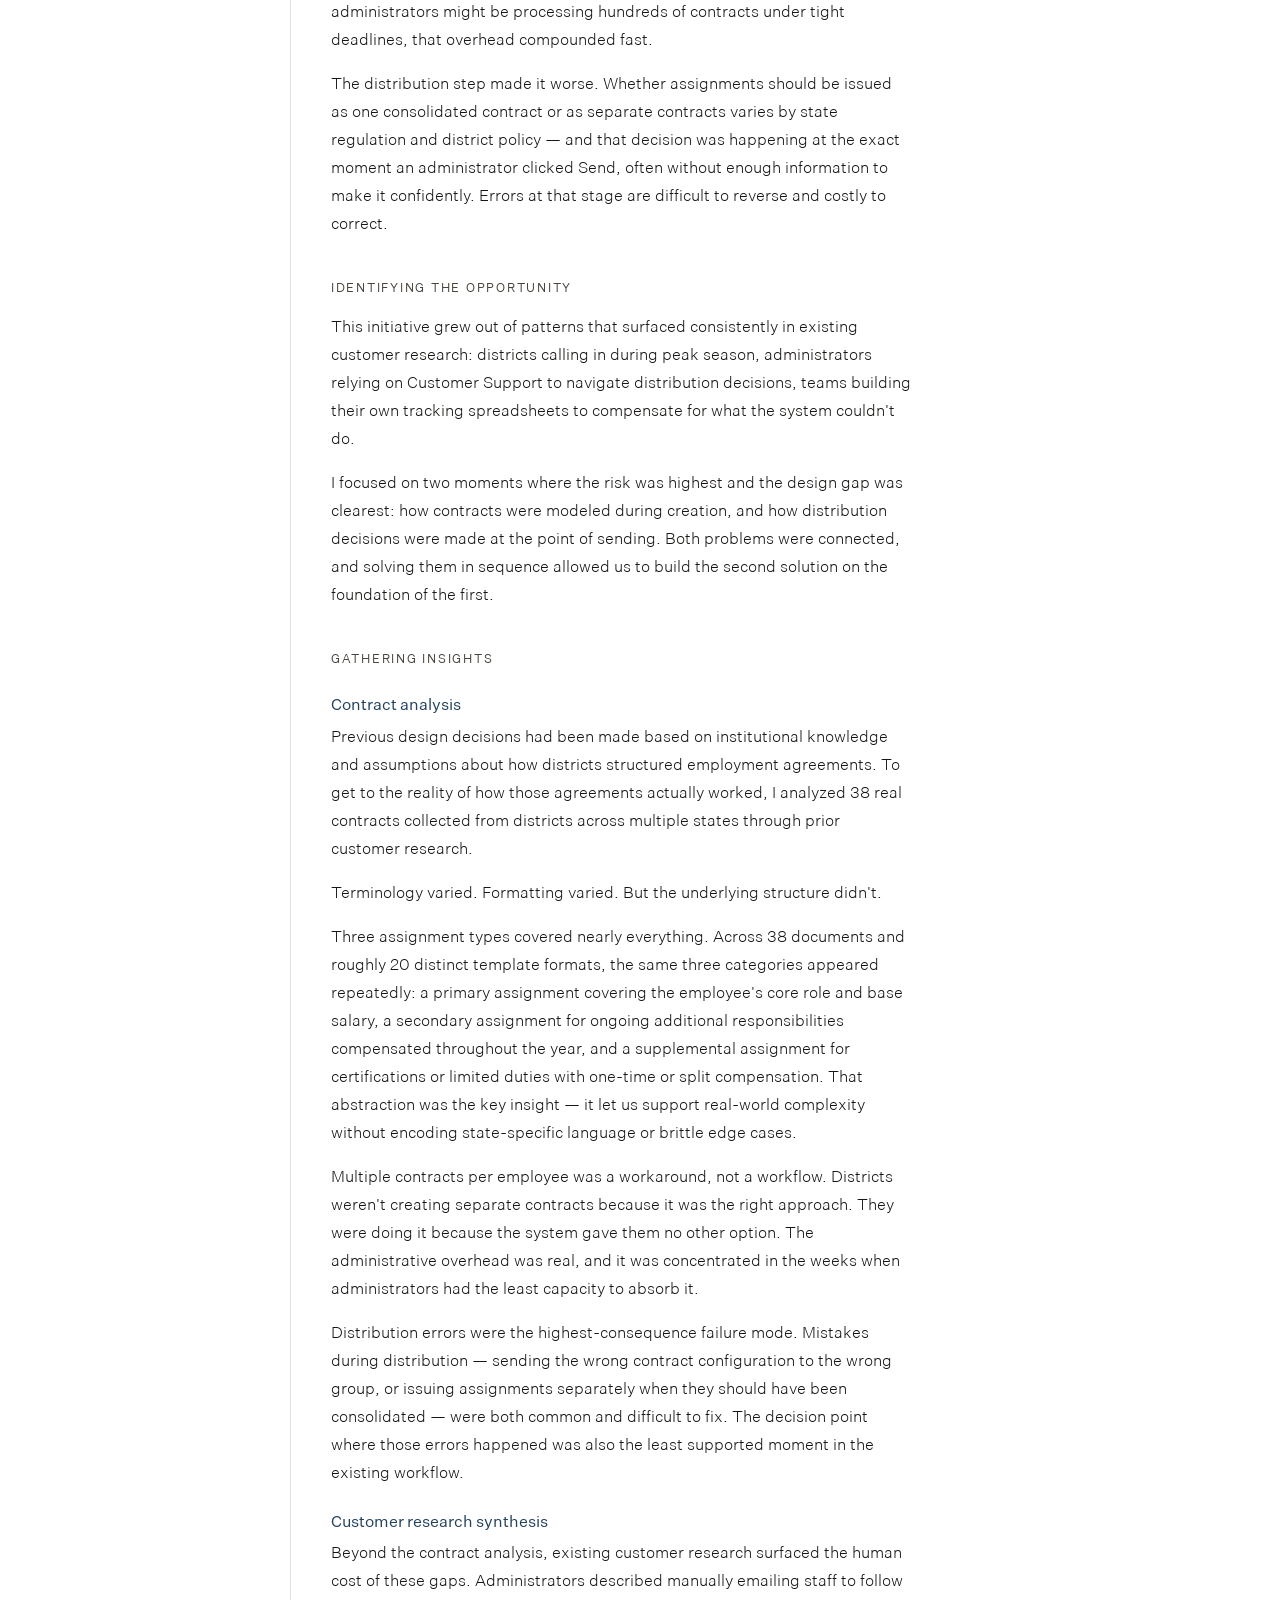
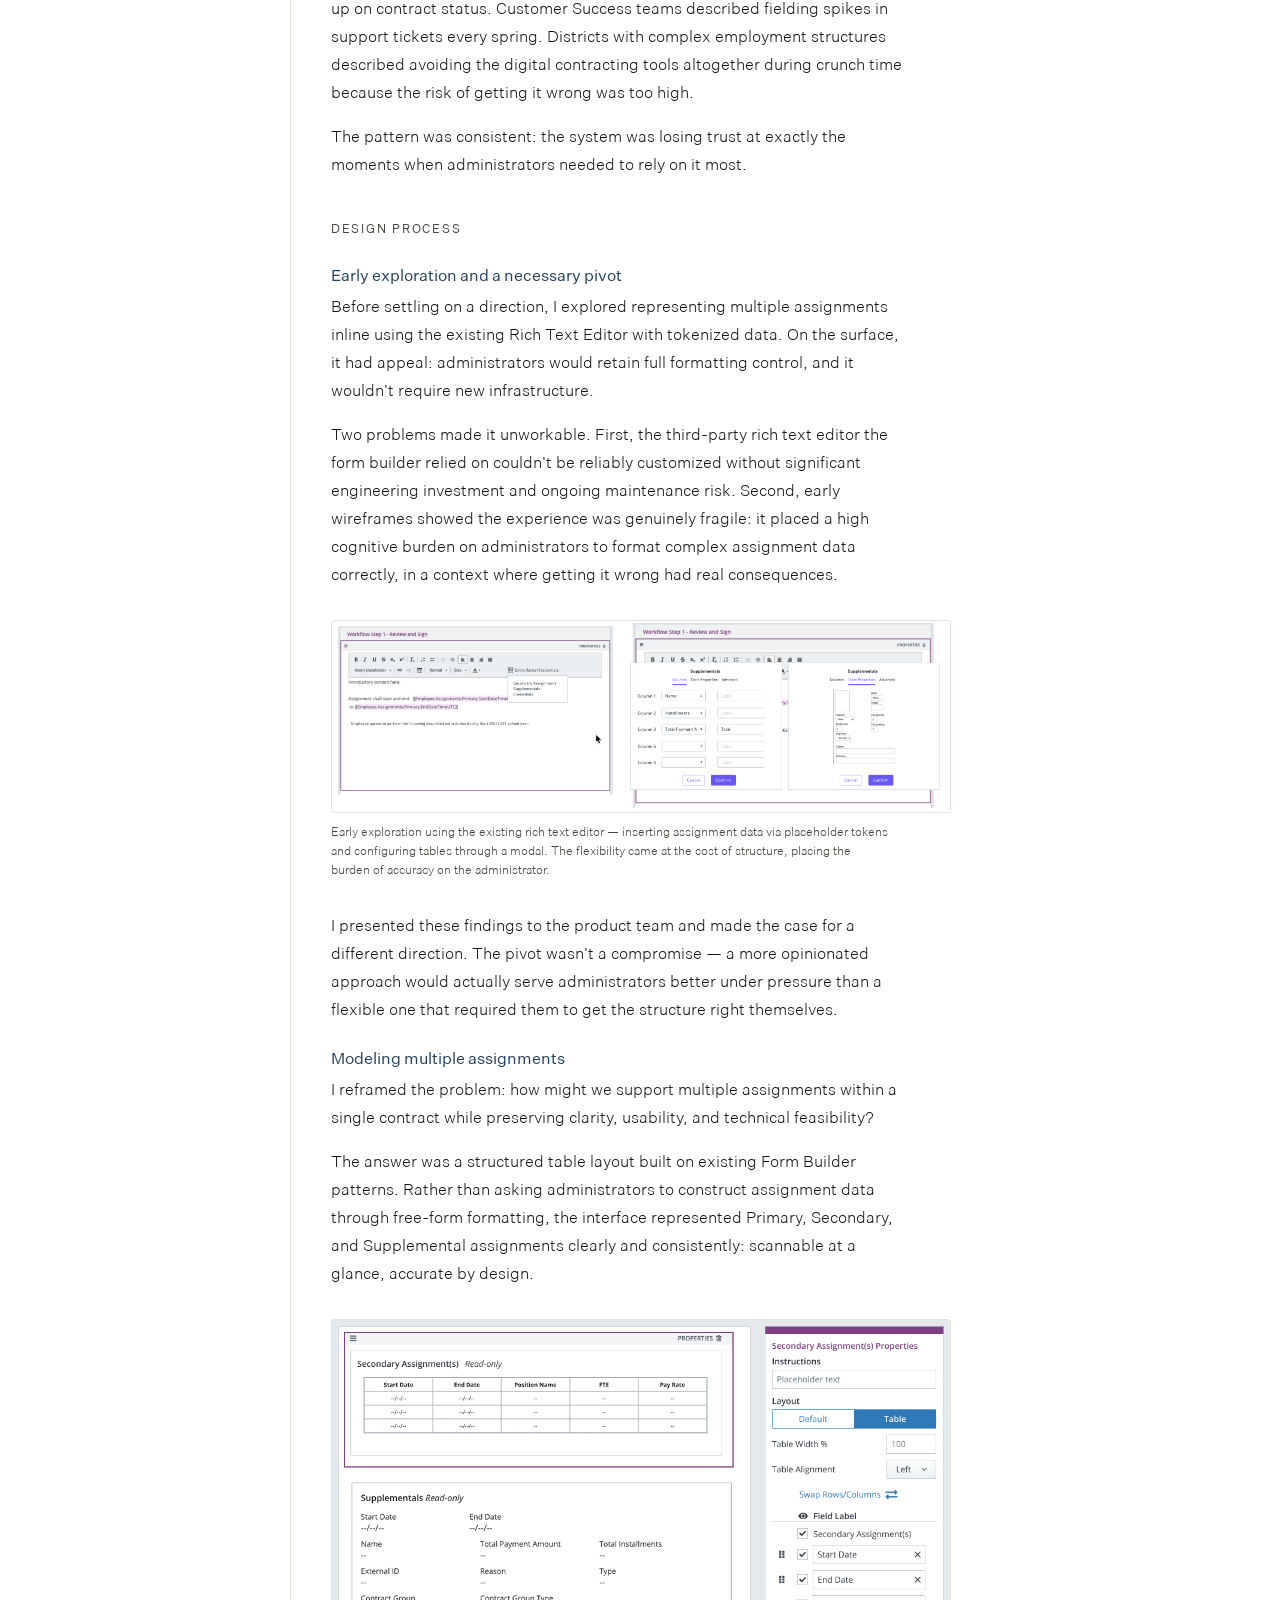
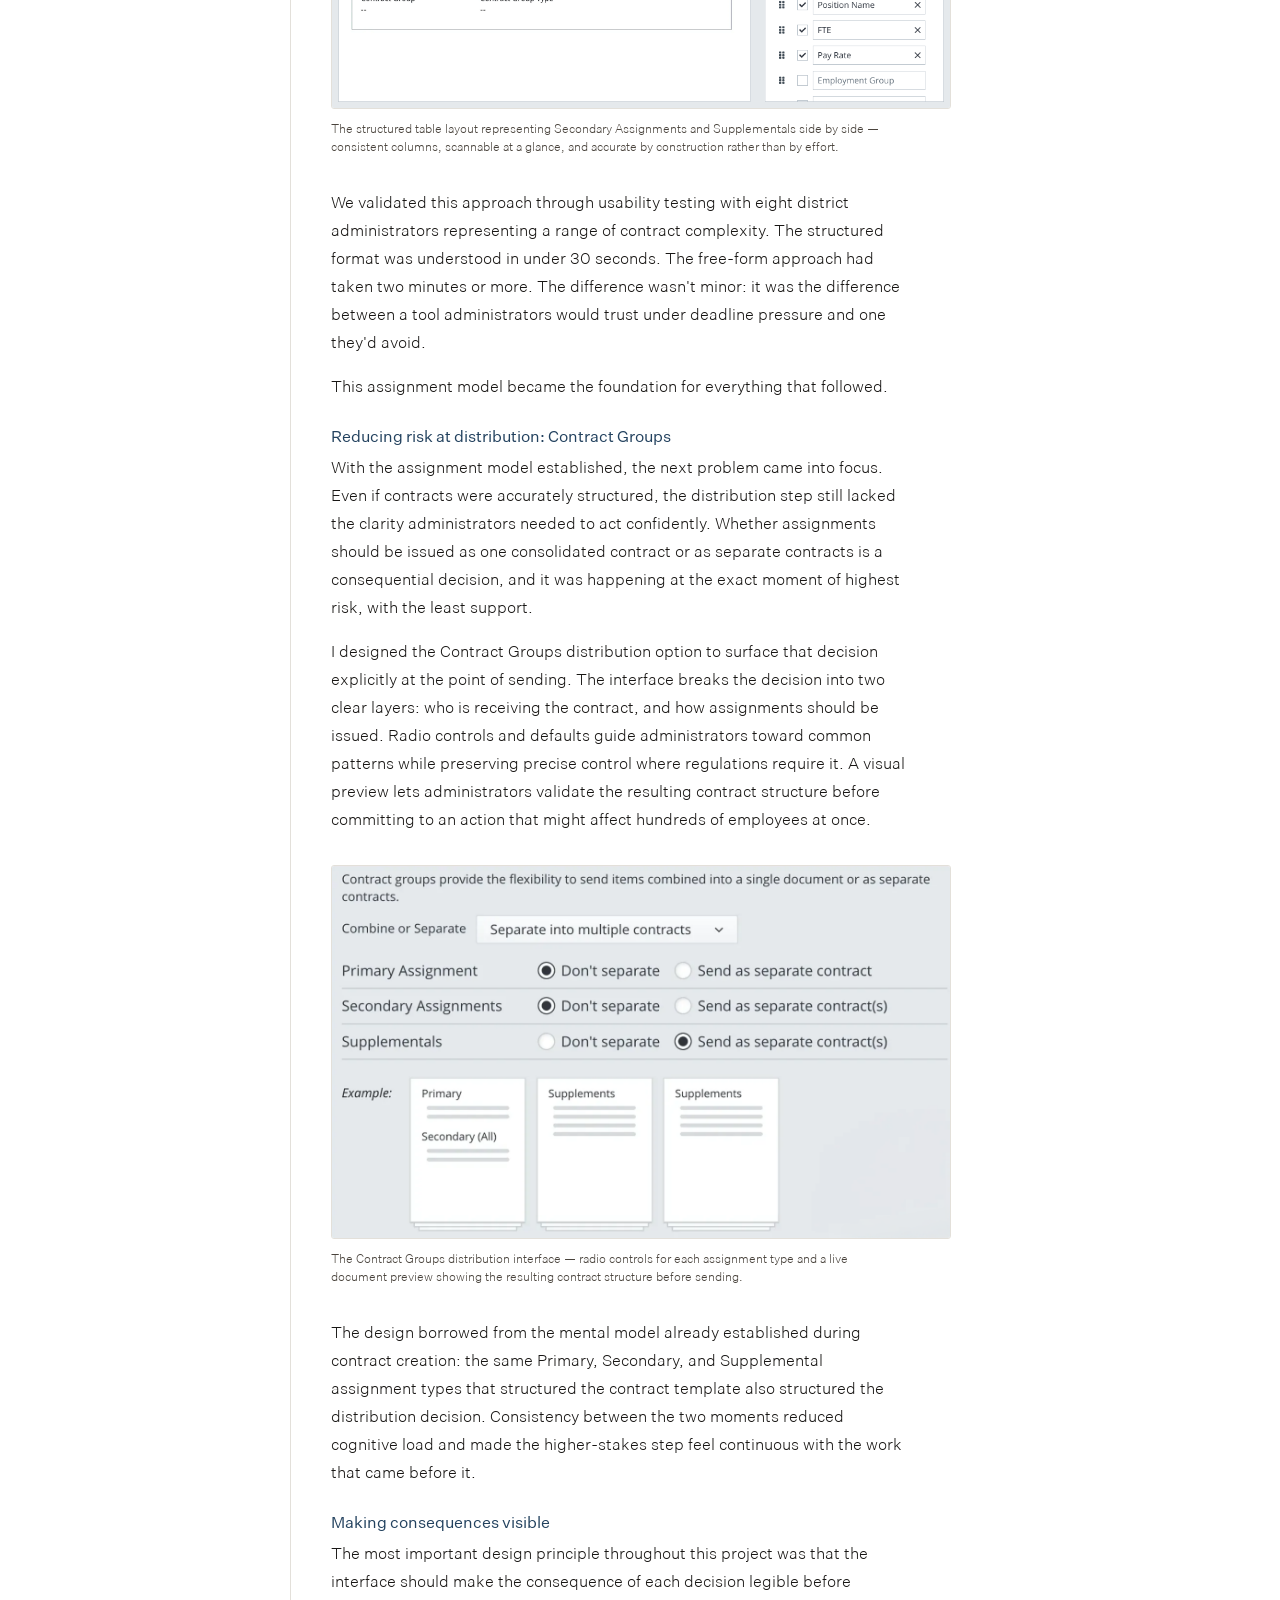
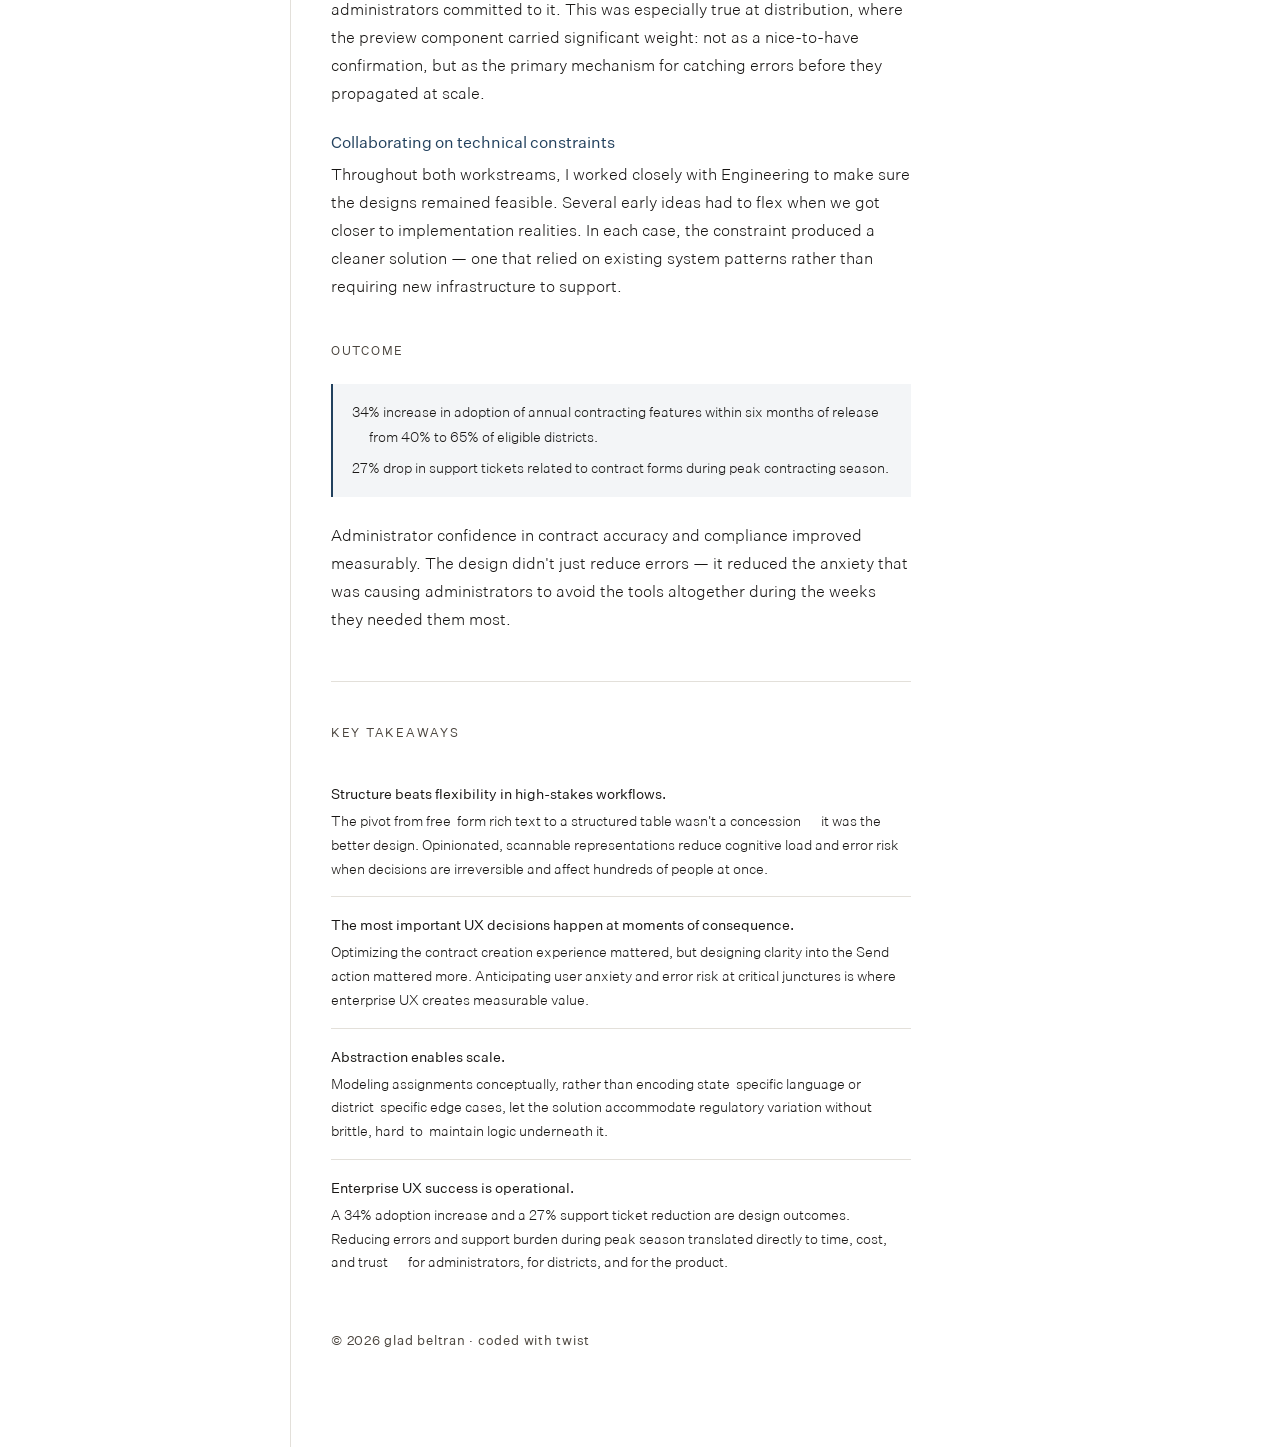
<file: annual-contracting.html>
<!DOCTYPE html>
<html lang="en">
<head>
  <meta charset="UTF-8">
  <meta name="viewport" content="width=device-width, initial-scale=1.0">
  <meta name="robots" content="noindex, nofollow">
  <title>Reducing Risk in a High-Stakes Workflow · glad beltran</title>
  <link rel="stylesheet" href="style.css">
  <style>
    /* ─── CASE STUDY SCOPED STYLES ─────────────────────────────────────
       All selectors prefixed with .case-study-page to avoid collisions
       with style.css. Color variables inherited from :root.
    ──────────────────────────────────────────────────────────────────── */

    .case-study-page .case-header {
      padding: 2.5rem 0 2rem;
      border-bottom: 1px solid var(--border);
      margin-bottom: 0;
    }

    .case-study-page .case-header h1 {
      font-size: clamp(2rem, 5vw, 3rem);
      font-weight: 400;
      letter-spacing: -0.02em;
      line-height: 1.1;
      color: var(--shadow);
      margin-bottom: 0.5rem;
    }

    .case-study-page .case-subtitle {
      font-size: 1.05rem;
      font-weight: 300;
      line-height: 1.5;
      color: var(--muted);
      margin-bottom: 1rem;
      max-width: 480px;
    }

    .case-study-page .case-meta-bar {
      display: flex;
      flex-wrap: wrap;
      align-items: center;
      gap: 0.4rem 0.5rem;
      font-size: 0.82rem;
      font-weight: 300;
      letter-spacing: 0.04em;
      color: var(--muted);
    }

    .case-study-page .case-meta-sep {
      color: var(--border);
    }

    .case-study-page .case-overview {
      border-bottom: 1px solid var(--border);
    }

    .case-study-page .overview-grid {
      display: grid;
      grid-template-columns: 1fr 1fr;
      gap: 2.5rem;
      padding: 2rem 0 2.5rem;
    }

    .case-study-page .overview-narrative h2,
    .case-study-page .overview-details h2 {
      font-size: 0.78rem;
      font-weight: 400;
      letter-spacing: 0.14em;
      text-transform: uppercase;
      color: var(--section-label);
      margin-bottom: 0.65rem;
      margin-top: 1.5rem;
    }

    .case-study-page .overview-narrative h2:first-child,
    .case-study-page .overview-details h2:first-child {
      margin-top: 0;
    }

    .case-study-page .overview-narrative p {
      font-size: 1rem;
      line-height: 1.7;
      color: var(--shadow);
      margin-bottom: 0.75rem;
    }

    .case-study-page .overview-did,
    .case-study-page .overview-methods {
      list-style: none;
      padding: 0;
      margin: 0;
    }

    .case-study-page .overview-did li,
    .case-study-page .overview-methods li {
      font-size: 0.88rem;
      font-weight: 300;
      line-height: 1.55;
      color: var(--shadow);
      padding: 0.3rem 0;
      border-bottom: 1px solid var(--border);
    }

    .case-study-page .overview-did li:last-child,
    .case-study-page .overview-methods li:last-child {
      border-bottom: none;
    }

    .case-study-page .case-narrative {
      border-bottom: none;
      padding-bottom: 0;
    }

    .case-study-page .case-narrative h2 {
      font-size: 0.78rem;
      font-weight: 400;
      letter-spacing: 0.14em;
      text-transform: uppercase;
      color: var(--section-label);
      margin-top: 2.5rem;
      margin-bottom: 0.9rem;
    }

    .case-study-page .case-narrative h2:first-child {
      margin-top: 0;
    }

    .case-study-page .case-narrative p {
      font-size: 1rem;
      line-height: 1.75;
      color: var(--shadow);
      margin-bottom: 1rem;
      max-width: 580px;
    }

    .case-study-page .case-narrative p:last-child {
      margin-bottom: 0;
    }

    .case-study-page .case-narrative strong {
      font-weight: 400;
      color: var(--shadow);
    }

    /* Metrics callout */
    .case-study-page .metrics-callout {
      border-left: 2px solid var(--woad);
      padding: 1rem 1.2rem;
      margin: 1.5rem 0;
      background: color-mix(in srgb, var(--woad) 5%, transparent);
      max-width: 580px;
    }

    .case-study-page .metrics-callout p {
      margin: 0;
      font-size: 0.88rem;
      color: var(--shadow);
    }

    .case-study-page .metrics-callout p + p {
      margin-top: 0.4rem;
    }

    /* Pull quote */
    .case-study-page .pull-quote {
      border-left: 2px solid var(--woad);
      padding: 0.8rem 1.2rem;
      margin: 1.8rem 0;
      max-width: 540px;
      opacity: 0;
      transform: translateX(-18px);
      transition:
        opacity 1.5s cubic-bezier(0.23, 1, 0.32, 1),
        transform 1.5s cubic-bezier(0.23, 1, 0.32, 1);
    }

    .case-study-page .pull-quote.is-visible {
      opacity: 1;
      transform: translateX(0);
    }

    .case-study-page .pull-quote p {
      font-size: 1.05rem;
      font-style: italic;
      color: var(--shadow);
      margin: 0;
      line-height: 1.55;
    }

    .case-study-page .pull-quote cite {
      display: block;
      font-size: 0.72rem;
      font-style: normal;
      letter-spacing: 0.05em;
      color: var(--muted);
      margin-top: 0.5rem;
    }

    /* Key Takeaways closing section */
    .case-study-page .case-takeaways {
      margin-top: 3rem;
      padding-top: 2.5rem;
      border-top: 1px solid var(--border);
      max-width: 580px;
    }

    .case-study-page .case-takeaways h2 {
      font-size: 0.78rem;
      font-weight: 400;
      letter-spacing: 0.14em;
      text-transform: uppercase;
      color: var(--section-label);
      margin-bottom: 1.5rem;
      margin-top: 0;
    }

    .case-study-page .takeaway-list {
      list-style: none;
      padding: 0;
      margin: 0;
      display: flex;
      flex-direction: column;
      gap: 0;
    }

    .case-study-page .takeaway-list li {
      font-size: 0.9rem;
      font-weight: 300;
      line-height: 1.65;
      color: var(--shadow);
      padding: 1rem 0;
      border-bottom: 1px solid var(--border);
    }

    .case-study-page .takeaway-list li:last-child {
      border-bottom: none;
    }

    .case-study-page .takeaway-list strong {
      font-weight: 400;
      color: var(--shadow);
      display: block;
      margin-bottom: 0.2rem;
    }

    /* Case study images */
    .case-study-page .case-image {
      margin: 2rem 0;
      max-width: 620px;
    }

    .case-study-page .case-image img {
      width: 100%;
      height: auto;
      display: block;
      border: 1px solid var(--border);
      border-radius: 3px;
    }

    .case-study-page .case-image figcaption {
      font-size: 0.78rem;
      font-weight: 300;
      color: var(--muted);
      margin-top: 0.6rem;
      line-height: 1.5;
      max-width: 560px;
    }

    /* Lightbox */
    .case-study-page .lightbox {
      display: none;
      position: fixed;
      inset: 0;
      background: rgba(28, 25, 22, 0.92);
      z-index: 100;
      align-items: center;
      justify-content: center;
      padding: 2rem;
    }

    .case-study-page .lightbox.is-open {
      display: flex;
    }

    .case-study-page img[data-lightbox] {
      cursor: zoom-in;
    }

    .case-study-page .lightbox img {
      max-width: 100%;
      max-height: 90vh;
      object-fit: contain;
      border-radius: 3px;
    }

    .case-study-page .lightbox-close {
      position: absolute;
      top: 1.5rem;
      right: 1.5rem;
      color: var(--fleece);
      font-size: 1.5rem;
      text-decoration: none;
      line-height: 1;
      opacity: 0.7;
      background: none;
      border: none;
      padding: 0;
      cursor: pointer;
    }

    .case-study-page .lightbox-close:hover {
      opacity: 1;
    }

    .case-study-page .lightbox-close:focus-visible {
      outline: 2px solid var(--fleece);
      outline-offset: 3px;
    }

    @media (max-width: 768px) {
      .case-study-page .overview-grid {
        grid-template-columns: 1fr;
        gap: 1.5rem;
      }

      .case-study-page .case-header h1 {
        font-size: 1.8rem;
      }
    }

    @media (prefers-color-scheme: dark) {
      .case-study-page .metrics-callout {
        background: color-mix(in srgb, var(--woad) 8%, transparent);
      }
    }
  </style>
</head>
<body class="case-study-page">
  <a href="#main-content" class="skip-link">Skip to main content</a>
  <!-- sometimes you know exactly what you're making. sometimes you follow the material. -->
  <div class="layout">
    <nav>
      <a href="index.html#work">← Work</a>
      <a href="#overview">Overview</a>
      <a href="#full-case">Full case</a>
    </nav>

    <main id="main-content">

      <header class="case-header">
        <h1>Reducing Risk in a High-Stakes Workflow</h1>
        <p class="case-subtitle">Designing for accuracy and confidence during the highest-pressure week in K–12 administration.</p>
        <div class="case-meta-bar">
          <span class="case-meta-item">Frontline Education</span>
          <span class="case-meta-sep">·</span>
          <span class="case-meta-item">Senior UX Designer</span>
          <span class="case-meta-sep">·</span>
          <span class="case-meta-item">Annual Contracting</span>
          <span class="case-meta-sep">·</span>
          <span class="case-meta-item">K–12 Ed-Tech</span>
        </div>
      </header>

      <!-- ── OVERVIEW ─────────────────────────────────────────────── -->
      <section id="overview" class="case-overview">

        <div class="overview-grid">

          <div class="overview-narrative">
            <h2>The Brief</h2>
            <p>Annual contracting in K–12 districts is one of the highest-stakes workflows in school administration. A single distribution error can affect hundreds of employees at once, creating compliance risk, rework, and significant burden on support teams.</p>
            <p>Frontline Central's contracting tools weren't keeping up with how districts actually worked. Districts were forced to create multiple contracts per employee, make distribution decisions without adequate guidance, and lean heavily on manual workarounds during the most time-sensitive weeks of the year.</p>
            <p>Based on existing customer research and analysis of 38 real district contracts, I proposed and led a design direction that made contracting more accurate, less error-prone, and significantly more trusted.</p>

            <h2>Outcome</h2>
            <p>Within six months of release, the redesigned tools drove a 34% increase in adoption of annual contracting features — from 40% to 65% of eligible districts. Support tickets related to contract forms dropped 27% during peak contracting season.</p>
          </div>

          <div class="overview-details">
            <h2>What I Did</h2>
            <ul class="overview-did">
              <li>Synthesized existing customer research and analyzed 38 real contracts to identify workflow patterns and design requirements</li>
              <li>Led interaction design from early exploration through clickable prototypes modeling complex scenarios and edge cases</li>
              <li>Facilitated collaborative design sessions with Product and Engineering</li>
              <li>Presented design recommendations and research findings to stakeholders</li>
              <li>Partnered with Engineering throughout development to ensure designs remained technically feasible</li>
              <li>Led design reviews with the broader UX team to validate patterns</li>
            </ul>

            <h2>Methods</h2>
            <ul class="overview-methods">
              <li>Research synthesis</li>
              <li>Contract analysis (38 documents)</li>
              <li>Low-fidelity wireframes</li>
              <li>Clickable prototypes</li>
              <li>Usability testing</li>
              <li>Stakeholder presentations</li>
              <li>Cross-functional design sessions</li>
            </ul>
          </div>

        </div>

      </section>

      <!-- ── FULL CASE ──────────────────────────────────────────────── -->
      <section id="full-case" class="case-narrative">

        <h2>The Problem</h2>
        <p>As districts moved toward digital contracting, the same problems kept surfacing. A teacher's employment agreement might include a primary role, an additional ongoing responsibility, and a supplemental certification — three distinct assignments with different compensation structures. The system had no way to represent all three in a single contract. So districts worked around it by generating multiple contracts per employee, then tracking them manually, then reconciling them later. During peak contracting season, when administrators might be processing hundreds of contracts under tight deadlines, that overhead compounded fast.</p>
        <p>The distribution step made it worse. Whether assignments should be issued as one consolidated contract or as separate contracts varies by state regulation and district policy — and that decision was happening at the exact moment an administrator clicked Send, often without enough information to make it confidently. Errors at that stage are difficult to reverse and costly to correct.</p>

        <h2>Identifying the Opportunity</h2>
        <p>This initiative grew out of patterns that surfaced consistently in existing customer research: districts calling in during peak season, administrators relying on Customer Support to navigate distribution decisions, teams building their own tracking spreadsheets to compensate for what the system couldn't do.</p>
        <p>I focused on two moments where the risk was highest and the design gap was clearest: how contracts were modeled during creation, and how distribution decisions were made at the point of sending. Both problems were connected, and solving them in sequence allowed us to build the second solution on the foundation of the first.</p>

        <h2>Gathering Insights</h2>

        <h3>Contract analysis</h3>
        <p>Previous design decisions had been made based on institutional knowledge and assumptions about how districts structured employment agreements. To get to the reality of how those agreements actually worked, I analyzed 38 real contracts collected from districts across multiple states through prior customer research.</p>

        <p>Terminology varied. Formatting varied. But the underlying structure didn't.</p>

        <p>Three assignment types covered nearly everything. Across 38 documents and roughly 20 distinct template formats, the same three categories appeared repeatedly: a primary assignment covering the employee's core role and base salary, a secondary assignment for ongoing additional responsibilities compensated throughout the year, and a supplemental assignment for certifications or limited duties with one-time or split compensation. That abstraction was the key insight — it let us support real-world complexity without encoding state-specific language or brittle edge cases.</p>

        <p>Multiple contracts per employee was a workaround, not a workflow. Districts weren't creating separate contracts because it was the right approach. They were doing it because the system gave them no other option. The administrative overhead was real, and it was concentrated in the weeks when administrators had the least capacity to absorb it.</p>

        <p>Distribution errors were the highest-consequence failure mode. Mistakes during distribution — sending the wrong contract configuration to the wrong group, or issuing assignments separately when they should have been consolidated — were both common and difficult to fix. The decision point where those errors happened was also the least supported moment in the existing workflow.</p>

        <h3>Customer research synthesis</h3>
        <p>Beyond the contract analysis, existing customer research surfaced the human cost of these gaps. Administrators described manually emailing staff to follow up on contract status. Customer Success teams described fielding spikes in support tickets every spring. Districts with complex employment structures described avoiding the digital contracting tools altogether during crunch time because the risk of getting it wrong was too high.</p>

        <p>The pattern was consistent: the system was losing trust at exactly the moments when administrators needed to rely on it most.</p>

        <h2>Design Process</h2>

        <h3>Early exploration and a necessary pivot</h3>
        <p>Before settling on a direction, I explored representing multiple assignments inline using the existing Rich Text Editor with tokenized data. On the surface, it had appeal: administrators would retain full formatting control, and it wouldn't require new infrastructure.</p>

        <p>Two problems made it unworkable. First, the third-party rich text editor the form builder relied on couldn't be reliably customized without significant engineering investment and ongoing maintenance risk. Second, early wireframes showed the experience was genuinely fragile: it placed a high cognitive burden on administrators to format complex assignment data correctly, in a context where getting it wrong had real consequences.</p>

        <figure class="case-image">
          <img data-lightbox src="images/early-wireframes.png" alt="Early wireframes exploring inline assignment data via placeholder tokens and table configuration through a modal in the rich text editor">
          <figcaption>Early exploration using the existing rich text editor — inserting assignment data via placeholder tokens and configuring tables through a modal. The flexibility came at the cost of structure, placing the burden of accuracy on the administrator.</figcaption>
        </figure>

        <p>I presented these findings to the product team and made the case for a different direction. The pivot wasn't a compromise — a more opinionated approach would actually serve administrators better under pressure than a flexible one that required them to get the structure right themselves.</p>

        <h3>Modeling multiple assignments</h3>
        <p>I reframed the problem: how might we support multiple assignments within a single contract while preserving clarity, usability, and technical feasibility?</p>

        <p>The answer was a structured table layout built on existing Form Builder patterns. Rather than asking administrators to construct assignment data through free-form formatting, the interface represented Primary, Secondary, and Supplemental assignments clearly and consistently: scannable at a glance, accurate by design.</p>

        <figure class="case-image">
          <img data-lightbox src="images/multiple-assignments.png" alt="Structured table layout showing Primary, Secondary, and Supplemental assignment types side by side with consistent columns">
          <figcaption>The structured table layout representing Secondary Assignments and Supplementals side by side — consistent columns, scannable at a glance, and accurate by construction rather than by effort.</figcaption>
        </figure>

        <p>We validated this approach through usability testing with eight district administrators representing a range of contract complexity. The structured format was understood in under 30 seconds. The free-form approach had taken two minutes or more. The difference wasn't minor: it was the difference between a tool administrators would trust under deadline pressure and one they'd avoid.</p>

        <p>This assignment model became the foundation for everything that followed.</p>

        <h3>Reducing risk at distribution: Contract Groups</h3>
        <p>With the assignment model established, the next problem came into focus. Even if contracts were accurately structured, the distribution step still lacked the clarity administrators needed to act confidently. Whether assignments should be issued as one consolidated contract or as separate contracts is a consequential decision, and it was happening at the exact moment of highest risk, with the least support.</p>

        <p>I designed the Contract Groups distribution option to surface that decision explicitly at the point of sending. The interface breaks the decision into two clear layers: who is receiving the contract, and how assignments should be issued. Radio controls and defaults guide administrators toward common patterns while preserving precise control where regulations require it. A visual preview lets administrators validate the resulting contract structure before committing to an action that might affect hundreds of employees at once.</p>

        <figure class="case-image">
          <img data-lightbox src="images/form-send-preview.png" alt="Contract Groups distribution interface showing radio controls for each assignment type and a live document preview of the resulting contract structure">
          <figcaption>The Contract Groups distribution interface — radio controls for each assignment type and a live document preview showing the resulting contract structure before sending.</figcaption>
        </figure>

        <p>The design borrowed from the mental model already established during contract creation: the same Primary, Secondary, and Supplemental assignment types that structured the contract template also structured the distribution decision. Consistency between the two moments reduced cognitive load and made the higher-stakes step feel continuous with the work that came before it.</p>

        <h3>Making consequences visible</h3>
        <p>The most important design principle throughout this project was that the interface should make the consequence of each decision legible before administrators committed to it. This was especially true at distribution, where the preview component carried significant weight: not as a nice-to-have confirmation, but as the primary mechanism for catching errors before they propagated at scale.</p>

        <h3>Collaborating on technical constraints</h3>
        <p>Throughout both workstreams, I worked closely with Engineering to make sure the designs remained feasible. Several early ideas had to flex when we got closer to implementation realities. In each case, the constraint produced a cleaner solution — one that relied on existing system patterns rather than requiring new infrastructure to support.</p>

        <h2>Outcome</h2>

        <div class="metrics-callout">
          <p>34% increase in adoption of annual contracting features within six months of release — from 40% to 65% of eligible districts.</p>
          <p>27% drop in support tickets related to contract forms during peak contracting season.</p>
        </div>

        <p>Administrator confidence in contract accuracy and compliance improved measurably. The design didn't just reduce errors — it reduced the anxiety that was causing administrators to avoid the tools altogether during the weeks they needed them most.</p>

      </section>

      <!-- ── KEY TAKEAWAYS ─────────────────────────────────────────── -->
      <div class="case-takeaways">
        <h2>Key Takeaways</h2>
        <ul class="takeaway-list">
          <li>
            <strong>Structure beats flexibility in high-stakes workflows.</strong>
            The pivot from free-form rich text to a structured table wasn't a concession — it was the better design. Opinionated, scannable representations reduce cognitive load and error risk when decisions are irreversible and affect hundreds of people at once.
          </li>
          <li>
            <strong>The most important UX decisions happen at moments of consequence.</strong>
            Optimizing the contract creation experience mattered, but designing clarity into the Send action mattered more. Anticipating user anxiety and error risk at critical junctures is where enterprise UX creates measurable value.
          </li>
          <li>
            <strong>Abstraction enables scale.</strong>
            Modeling assignments conceptually, rather than encoding state-specific language or district-specific edge cases, let the solution accommodate regulatory variation without brittle, hard-to-maintain logic underneath it.
          </li>
          <li>
            <strong>Enterprise UX success is operational.</strong>
            A 34% adoption increase and a 27% support ticket reduction are design outcomes. Reducing errors and support burden during peak season translated directly to time, cost, and trust — for administrators, for districts, and for the product.
          </li>
        </ul>
      </div>

      <footer>
        <p>© 2026 glad beltran · coded with twist</p>
      </footer>

    </main>
  </div>

  <script>
    document.addEventListener('DOMContentLoaded', function () {
      // Pull quote entrance animation
      const quotes = document.querySelectorAll('.pull-quote');
      if (!('IntersectionObserver' in window)) {
        quotes.forEach(q => q.classList.add('is-visible'));
      } else {
        const observer = new IntersectionObserver((entries) => {
          entries.forEach(entry => {
            if (entry.isIntersecting) {
              entry.target.classList.add('is-visible');
              observer.unobserve(entry.target);
            }
          });
        }, { threshold: 0.15, rootMargin: '0px 0px -40px 0px' });
        setTimeout(() => { quotes.forEach(q => observer.observe(q)); }, 100);
      }

      // Lightbox
      const overlay = document.createElement('div');
      overlay.className = 'lightbox';

      const closeBtn = document.createElement('button');
      closeBtn.className = 'lightbox-close';
      closeBtn.textContent = '×';
      closeBtn.setAttribute('aria-label', 'Close');

      const lightboxImg = document.createElement('img');

      overlay.appendChild(closeBtn);
      overlay.appendChild(lightboxImg);
      document.body.appendChild(overlay);

      function openLightbox(src, alt) {
        lightboxImg.src = src;
        lightboxImg.alt = alt || '';
        overlay.classList.add('is-open');
        document.body.style.overflow = 'hidden';
        closeBtn.focus();
      }

      function closeLightbox() {
        overlay.classList.remove('is-open');
        document.body.style.overflow = '';
      }

      document.querySelectorAll('img[data-lightbox]').forEach(img => {
        img.addEventListener('click', () => openLightbox(img.src, img.alt));
      });

      closeBtn.addEventListener('click', closeLightbox);

      overlay.addEventListener('click', (e) => {
        if (e.target === overlay) closeLightbox();
      });

      document.addEventListener('keydown', (e) => {
        if (e.key === 'Escape' && overlay.classList.contains('is-open')) closeLightbox();
      });
    });
  </script>

</body>
</html>
</file>
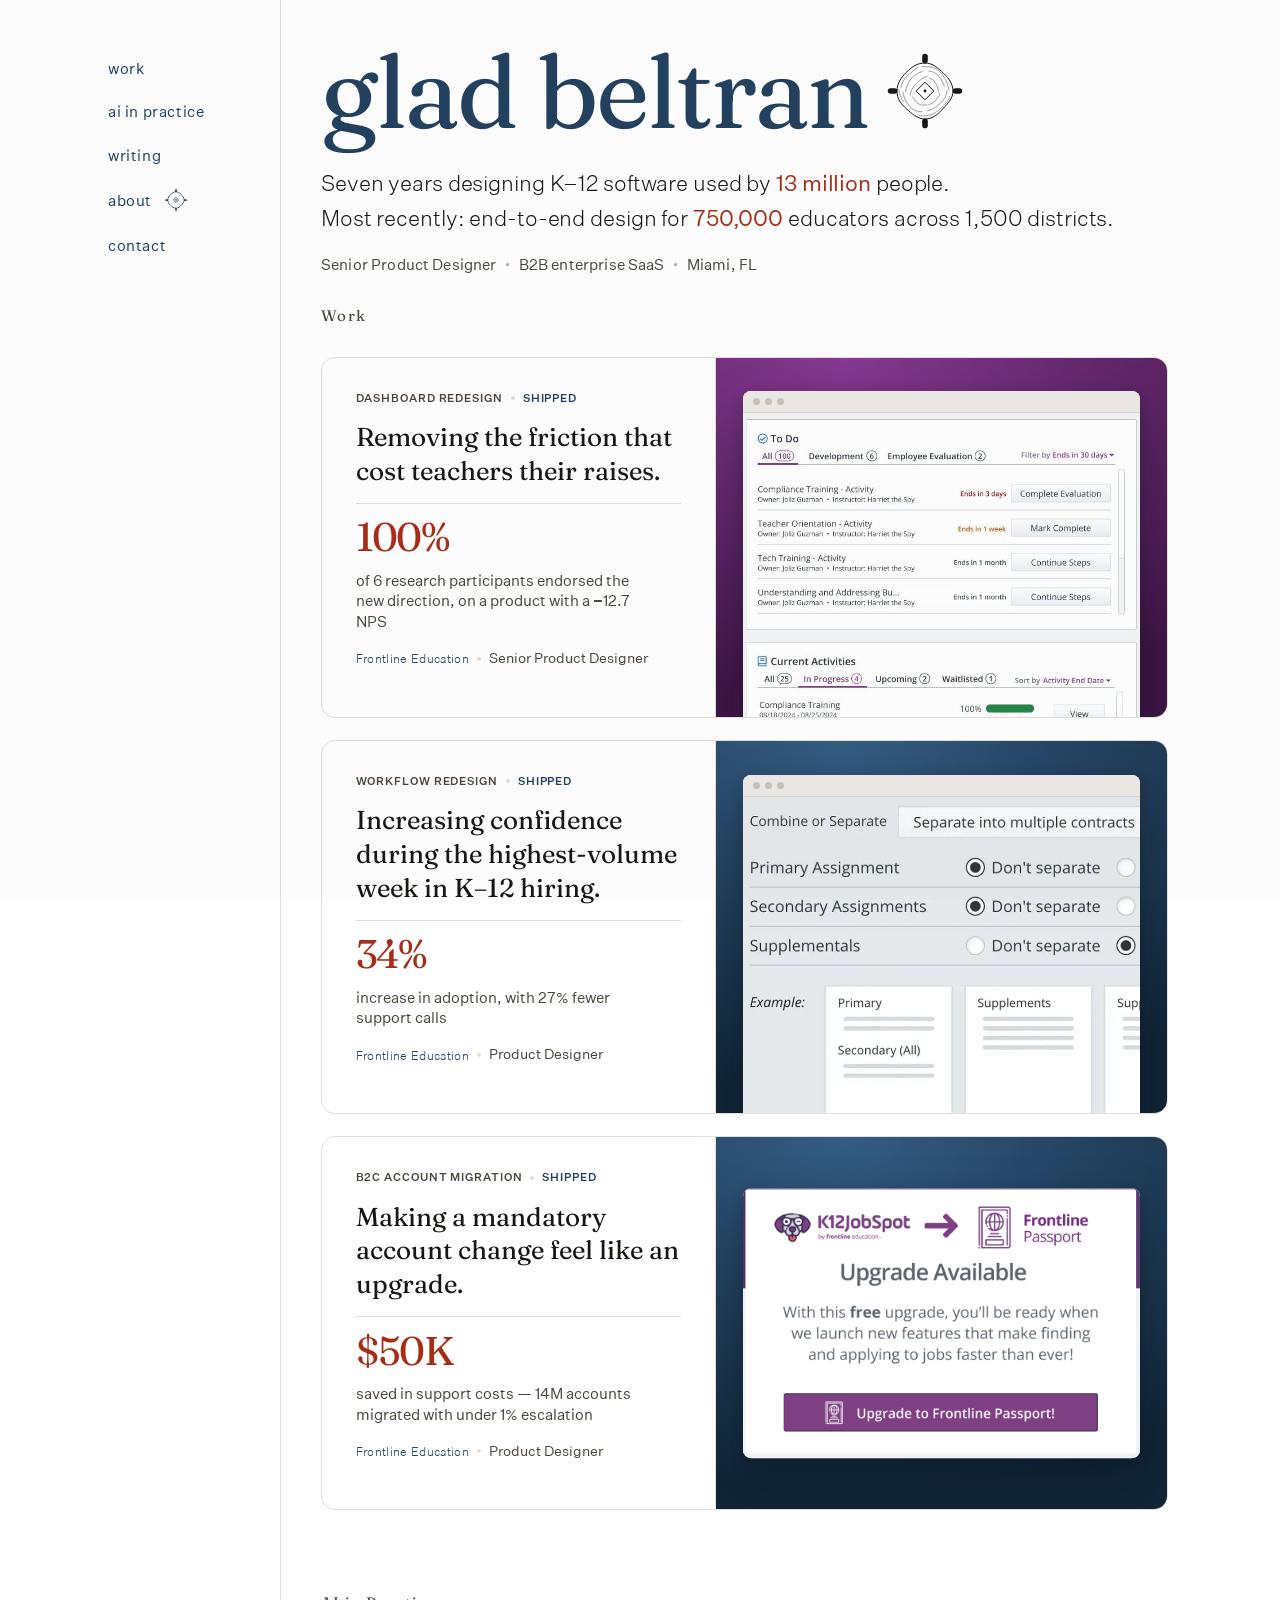
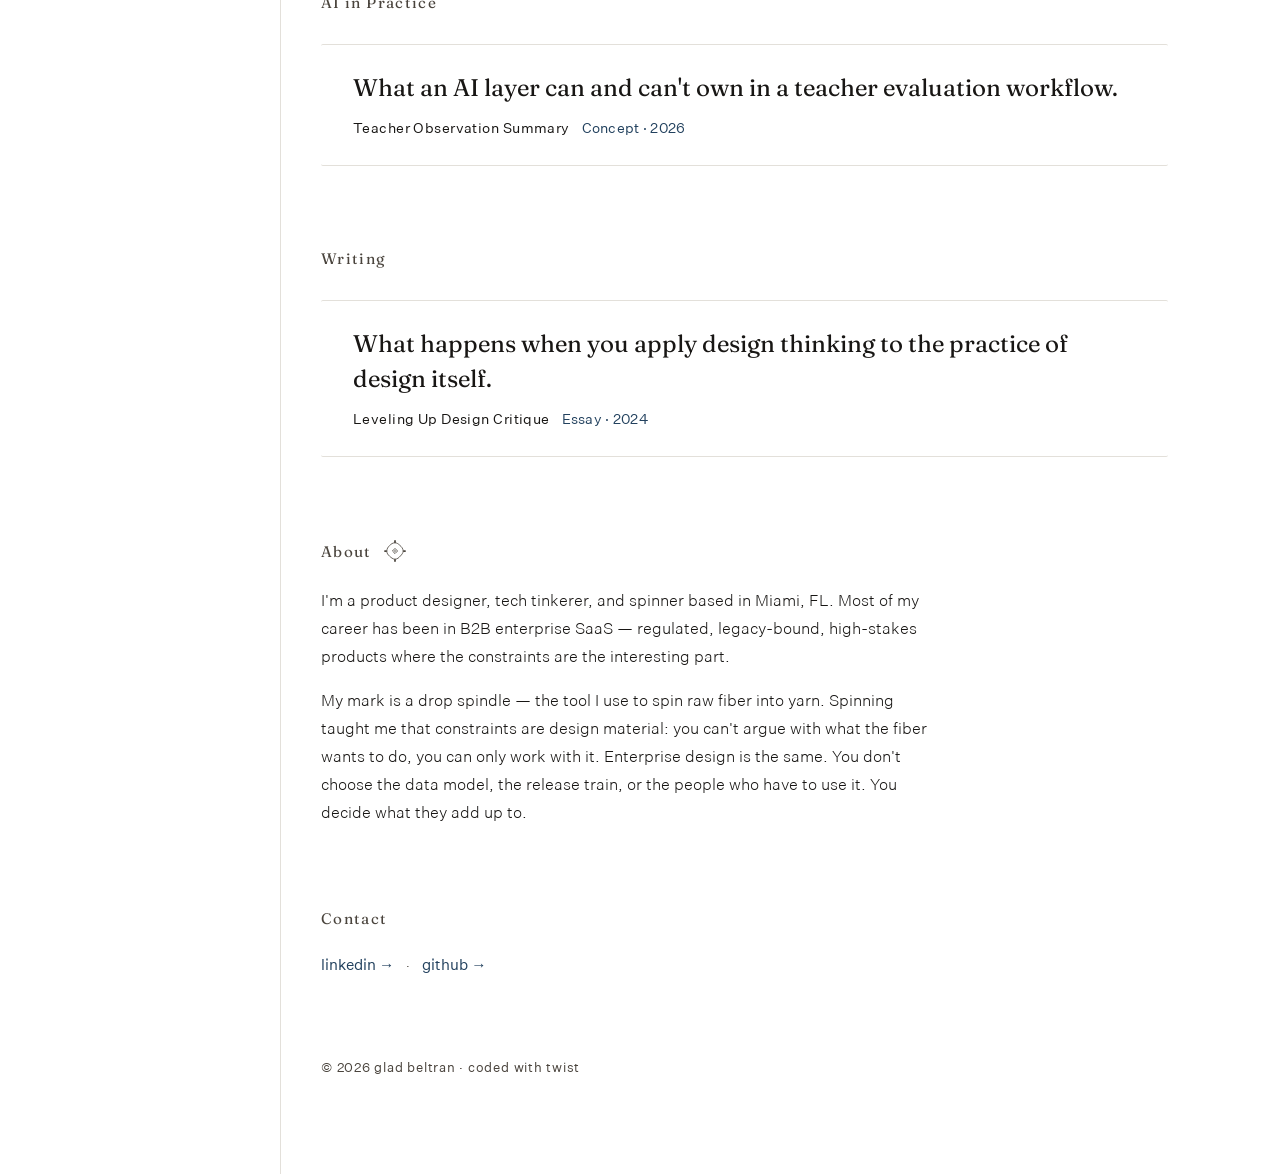
<file: index-stacked.html>
<!DOCTYPE html>
<html lang="en" data-display="fraunces">
<head>
  <meta charset="UTF-8">
  <meta name="viewport" content="width=device-width, initial-scale=1.0">
  <meta name="robots" content="noindex, nofollow">
  <title>glad beltran</title>
  <link rel="stylesheet" href="style.css">
</head>
<body>
  <a href="#main-content" class="skip-link">Skip to main content</a>
  <!-- sometimes you know exactly what you're making. sometimes you follow the material. -->
  <div class="layout">
    <nav>
      <a href="#work">work</a>
      <a href="#ai-in-practice">ai in practice</a>
      <a href="#writing">writing</a>
      <a href="#about">about<span class="nav-mark" aria-hidden="true"><svg viewBox="0 0 240 240" xmlns="http://www.w3.org/2000/svg">
        <path d="M34 120L44 120" stroke="currentColor" stroke-linecap="round" stroke-width="15"/>
        <path d="M196 120L206 120" stroke="currentColor" stroke-linecap="round" stroke-width="15"/>
        <path d="M120 34L120 44" stroke="currentColor" stroke-linecap="round" stroke-width="15"/>
        <path d="M120 196L120 206" stroke="currentColor" stroke-linecap="round" stroke-width="15"/>
        <path d="M50 120C50 101.267 60.7326 85.921 73.0776 73.7122C87.5346 59.4149 100.073 50 120 50C137.798 50 148.599 59.7544 160.95 70.6955C175.428 83.5199 190 99.1382 190 120C190 138.162 177.326 150.662 165.983 163.103C153.181 177.144 140.498 190 120 190C101.624 190 85.9901 176.073 73.5012 164.49C59.7162 151.706 50 140.283 50 120Z" fill="none" stroke="currentColor" stroke-width="7"/>
        <path d="M120 98L142 120L120 142L98 120L120 98Z" fill="none" stroke="currentColor" stroke-width="7" stroke-linejoin="round"/>
        <circle cx="120" cy="120" r="7" fill="currentColor"/>
      </svg></span></a>
      <a href="#contact">contact</a>
    </nav>
    <main id="main-content">

      <header>
        <div class="hero-logo">
          <div class="logo-name">glad beltran</div>
          <div class="spindle-hero"><svg viewBox="0 0 240 240" xmlns="http://www.w3.org/2000/svg">
<path d="M34 120L44 120" stroke="currentColor" stroke-linecap="round" stroke-width="14"/>
<path d="M196 120L206 120" stroke="currentColor" stroke-linecap="round" stroke-width="14"/>
<path d="M120 34L120 44" stroke="currentColor" stroke-linecap="round" stroke-width="14"/>
<path d="M120 196L120 206" stroke="currentColor" stroke-linecap="round" stroke-width="14"/>
<path d="M50 120C50 101.267 60.7326 85.921 73.0776 73.7122C87.5346 59.4149 100.073 50 120 50C137.798 50 148.599 59.7544 160.95 70.6955C175.428 83.5199 190 99.1382 190 120C190 138.162 177.326 150.662 165.983 163.103C153.181 177.144 140.498 190 120 190C101.624 190 85.9901 176.073 73.5012 164.49C59.7162 151.706 50 140.283 50 120Z" fill="none" stroke="currentColor" stroke-width="2.5"/>
<path d="M120 98L142 120L120 142L98 120L120 98Z" fill="none" stroke="currentColor" stroke-width="2.5" stroke-linejoin="round"/>
<path d="M116.5 120C116.5 118.067 118.067 116.5 120 116.5C121.933 116.5 123.5 118.067 123.5 120C123.5 121.933 121.933 123.5 120 123.5C118.067 123.5 116.5 121.933 116.5 120Z" fill="currentColor"/>
<path d="M82.7578 130.5C82.7578 113.554 109.072 86.2745 125.25 83.5781" fill="none" stroke="currentColor" stroke-linecap="round" stroke-width="1"/>
<path d="M131.484 88.1719C144.355 88.1719 153.633 112.119 153.633 122.133" fill="none" stroke="currentColor" stroke-linecap="round" stroke-width="1"/>
<path d="M157.078 125.906C157.078 135.949 139.251 152.749 129.023 154.453" fill="none" stroke="currentColor" stroke-linecap="round" stroke-width="1"/>
<path d="M124.43 154.781C102.251 157.95 99.9922 149.049 88.1719 134.273" fill="none" stroke="currentColor" stroke-linecap="round" stroke-width="1"/>
<path d="M71.2734 122.789C71.2734 101.528 92.3635 74.8951 114.094 71.2734" fill="none" stroke="currentColor" stroke-linecap="round" stroke-width="1"/>
<path d="M129.516 70.2891C149.694 70.2891 163.107 92.3125 168.398 108.188" fill="none" stroke="currentColor" stroke-linecap="round" stroke-width="1"/>
<path d="M175.289 119.18C175.289 141.291 146.854 165.892 125.906 169.383" fill="none" stroke="currentColor" stroke-linecap="round" stroke-width="1"/>
<path d="M112.781 171.844C86.1695 174.801 67.8918 145.711 64.5469 122.297" fill="none" stroke="currentColor" stroke-linecap="round" stroke-width="1"/>
<path d="M60.1172 111.797C60.1172 88.872 87.9153 72.1022 103.102 59.9531" fill="none" stroke="currentColor" stroke-linecap="round" stroke-width="1"/>
<path d="M112.453 58.9688C123.854 58.9688 137.216 59.1399 147.562 64.7109C164.872 74.0313 177.018 99.8563 180.047 118.031" fill="none" stroke="currentColor" stroke-linecap="round" stroke-width="1"/>
<path d="M181.359 133.125C181.359 142.725 173.573 148.679 167.578 155.273C149.557 175.097 132.175 185.822 105.398 181.359" fill="none" stroke="currentColor" stroke-linecap="round" stroke-width="1"/>
<path d="M67.8281 147.234C60.6221 141.058 54.8672 125.513 54.8672 115.898" fill="none" stroke="currentColor" stroke-linecap="round" stroke-width="1"/>
</svg></div>
        </div>

        <!-- Reach, then ownership. The two numbers do different jobs: 13M is
             career scale (K12JobSpot's B2C job-seekers plus the enterprise
             suite), 750K is what you personally owned end-to-end as a Senior.
             Saying both in this order answers "but what did YOU design for
             13 million people?" before anyone has to ask it.

             Alternate phrasings — swap the <p> below for any of these:

             a) Seven years designing K–12 software used by 13 million people.
                Most recently: end-to-end design for 750,000 educators
                across 1,500 districts.                             ← current

             b) I've designed for 13 million K–12 users — job seekers at
                consumer scale, and the districts that hire them.
                Most recently, 750,000 educators end-to-end.

             c) 13 million users reached in seven years at Frontline.
                750,000 of them on a product I owned end-to-end.

             d) From a 12-million-account migration to end-to-end ownership
                of the workflow 750,000 educators use every week.
        -->
        <p class="hero-tagline">
          Seven years designing K&ndash;12 software used by <span class="hero-metric">13 million</span> people.<br>
          Most recently: end-to-end design for <span class="hero-metric">750,000</span> educators across 1,500 districts.
        </p>

        <p class="hero-sub">
          <span>Senior Product Designer</span>
          <span class="hero-dot"></span>
          <span>B2B enterprise SaaS</span>
          <span class="hero-dot"></span>
          <span>Miami, FL</span>
        </p>
      </header>

      <!-- ── LOG ────────────────────────────────────────────────────── 
      <div class="log">
        <div class="log-header" id="logHeader">
          <div class="log-header-left">
            <span class="log-label">Current</span>
            <span class="log-date">August 2026</span>
          </div>
          <button class="log-toggle" id="logToggle" aria-label="Expand log">↓ expand</button>
        </div>
        <div class="log-body is-collapsed" id="logBody">
          <p>Finishing case studies and seeking Senior Product Designer roles in B2B enterprise SaaS, regulated industries, and other complex products. Tinkering with AI tools. Always iterating.</p>
        </div>
      </div>
-->
      <!-- ── WORK ──────────────────────────────────────────────────── -->
      <section id="work">
        <h2>Work</h2>
        <div class="work-grid">

          <a class="work-card" href="new-k-12-dashboard.html">
            <div class="card-shot field-logwood">
              <div class="card-panel">
                <div class="card-chrome"><i></i><i></i><i></i></div>
                <img src="images/stage-dashboard.png" alt="Professional Growth — the To Do panel, showing deadlines and single-click actions">
              </div>
            </div>
            <div class="card-body">
              <div class="card-eyebrow">
                <span>Dashboard redesign</span>
                <span class="card-dot"></span>
                <span class="card-status">Shipped</span>
              </div>
              <p class="card-problem">Removing the friction that cost teachers their raises.</p>
              <div class="card-metric">
                <span class="metric-n">100%</span>
                <span class="metric-t">of 6 research participants endorsed the new direction, on a product with a &minus;12.7 NPS</span>
              </div>
              <div class="card-foot">
                <span class="card-sub"><span class="card-co">Frontline Education</span><span class="card-dot"></span>Senior Product Designer</span>
              </div>
              <p class="card-methods"><b>Methods</b>Research synthesis · IA audit · Wireframes · Concept validation</p>
            </div>
          </a>

          <a class="work-card" href="annual-contracting.html">
            <div class="card-shot field-woad">
              <div class="card-panel">
                <div class="card-chrome"><i></i><i></i><i></i></div>
                <img src="images/stage-contracting.png" alt="Annual contracting — contract separation controls">
              </div>
            </div>
            <div class="card-body">
              <div class="card-eyebrow">
                <span>Workflow redesign</span>
                <span class="card-dot"></span>
                <span class="card-status">Shipped</span>
              </div>
              <p class="card-problem">Increasing confidence during the highest-volume week in K–12 hiring.</p>
              <div class="card-metric">
                <span class="metric-n">34%</span>
                <span class="metric-t">increase in adoption, with 27% fewer support calls</span>
              </div>
              <div class="card-foot">
                <span class="card-sub"><span class="card-co">Frontline Education</span><span class="card-dot"></span>Product Designer</span>
              </div>
              <p class="card-methods"><b>Methods</b>Contract analysis · Prototyping · Usability testing</p>
            </div>
          </a>

          <a class="work-card" href="b2c-account-migration.html">
            <div class="card-shot field-woad">
              <div class="card-panel card-panel--modal">
                <img src="images/stage-migration.png" alt="K12JobSpot account migrating to Frontline">
              </div>
            </div>
            <div class="card-body">
              <div class="card-eyebrow">
                <span>B2C account migration</span>
                <span class="card-dot"></span>
                <span class="card-status">Shipped</span>
              </div>
              <p class="card-problem">Making a mandatory account change feel like an upgrade.</p>
              <div class="card-metric">
                <span class="metric-n">$50K</span>
                <span class="metric-t">saved in support costs — 14M accounts migrated with under 1% escalation</span>
              </div>
              <div class="card-foot">
                <span class="card-sub"><span class="card-co">Frontline Education</span><span class="card-dot"></span>Product Designer</span>
              </div>
              <p class="card-methods"><b>Methods</b>Usability testing · UX writing · CS research</p>
            </div>
          </a>

        </div>
      </section>

      <!-- ── AI IN PRACTICE ───────────────────────────────────────── -->
      <section id="ai-in-practice">
        <h2>AI in Practice</h2>
        <div class="work-list">

          <a class="work-entry" href="rubric-ai-summary-prototype.html">
            <div class="work-problem">What an AI layer can and can't own in a teacher evaluation workflow.</div>
            <div class="work-title-row">
              <span class="work-title">Teacher Observation Summary</span>
              <span class="work-co">Concept · 2026</span>
            </div>
          </a>

        </div>
      </section>

      <!-- ── WRITING ────────────────────────────────────────────────── -->
      <section id="writing">
        <h2>Writing</h2>
        <div class="work-list">

          <a class="work-entry" href="leveling-up-design-critique.html">
            <div class="work-problem">What happens when you apply design thinking to the practice of design itself.</div>
            <div class="work-title-row">
              <span class="work-title">Leveling Up Design Critique</span>
              <span class="work-co">Essay · 2024</span>
            </div>
          </a>

        </div>
      </section>

      <!-- ── ABOUT ──────────────────────────────────────────────────── -->
      <section id="about">
        <h2 class="h2-marked">
          <span>About</span>
          <span class="h2-mark" aria-hidden="true"><svg viewBox="0 0 240 240" xmlns="http://www.w3.org/2000/svg">
            <path d="M34 120L44 120" stroke="currentColor" stroke-linecap="round" stroke-width="15"/>
            <path d="M196 120L206 120" stroke="currentColor" stroke-linecap="round" stroke-width="15"/>
            <path d="M120 34L120 44" stroke="currentColor" stroke-linecap="round" stroke-width="15"/>
            <path d="M120 196L120 206" stroke="currentColor" stroke-linecap="round" stroke-width="15"/>
            <path d="M50 120C50 101.267 60.7326 85.921 73.0776 73.7122C87.5346 59.4149 100.073 50 120 50C137.798 50 148.599 59.7544 160.95 70.6955C175.428 83.5199 190 99.1382 190 120C190 138.162 177.326 150.662 165.983 163.103C153.181 177.144 140.498 190 120 190C101.624 190 85.9901 176.073 73.5012 164.49C59.7162 151.706 50 140.283 50 120Z" fill="none" stroke="currentColor" stroke-width="7"/>
            <path d="M120 98L142 120L120 142L98 120L120 98Z" fill="none" stroke="currentColor" stroke-width="7" stroke-linejoin="round"/>
            <circle cx="120" cy="120" r="7" fill="currentColor"/>
          </svg></span>
        </h2>

        <!-- Draft in your voice — rewrite freely. The point is to give the
             spindle a reason to exist on the page now that "spinner" is
             out of the hero. -->
        <div class="about-body">
          <p>I'm a product designer, tech tinkerer, and spinner based in Miami, FL. Most of my career has been in B2B enterprise SaaS — regulated, legacy-bound, high-stakes products where the constraints are the interesting part.</p>
          <p>My mark is a drop spindle &mdash; the tool I use to spin raw fiber into yarn. Spinning taught me that constraints are design material: you can't argue with what the fiber wants to do, you can only work with it. Enterprise design is the same. You don't choose the data model, the release train, or the people who have to use it. You decide what they add up to.</p>
        </div>
      </section>

      <!-- ── CONTACT ────────────────────────────────────────────────── -->
      <section id="contact">
        <h2>Contact</h2>
        <div class="contact-links">
          <a href="https://www.linkedin.com/in/gladbeltran/" target="_blank" rel="noopener">linkedin →</a>
          <span class="contact-sep">·</span>
          <a href="https://github.com/gladbeltran" target="_blank" rel="noopener">github →</a>
        </div>
      </section>

      <footer>
        <p>© 2026 glad beltran · coded with twist</p>
      </footer>

    </main>
  </div>

  <!-- ── CURSOR LABEL ──────────────────────────────────────────────── -->
  <div class="cursor-label" id="cursorLabel">View case study</div>

  <script>
    // Log collapse toggle
    const logHeader = document.getElementById('logHeader');
    const logBody   = document.getElementById('logBody');
    const logToggle = document.getElementById('logToggle');

    if (logHeader && logBody && logToggle) {
      let logCollapsed = true;

      logHeader.addEventListener('click', () => {
        logCollapsed = !logCollapsed;
        logBody.classList.toggle('is-collapsed', logCollapsed);
        logToggle.textContent = logCollapsed ? '↓ expand' : '↑ collapse';
        logToggle.setAttribute('aria-label', logCollapsed ? 'Expand log' : 'Collapse log');
      });
    }

    // Cursor label on work cards (linked cards only)
    const label = document.getElementById('cursorLabel');
    const cards = document.querySelectorAll('a.work-card');

    document.addEventListener('mousemove', (e) => {
      label.style.left = e.clientX + 'px';
      label.style.top  = e.clientY + 'px';
    });

    cards.forEach(card => {
      card.addEventListener('mouseenter', () => label.classList.add('is-visible'));
      card.addEventListener('mouseleave', () => label.classList.remove('is-visible'));
    });
  </script>

</body>
</html>
</file>
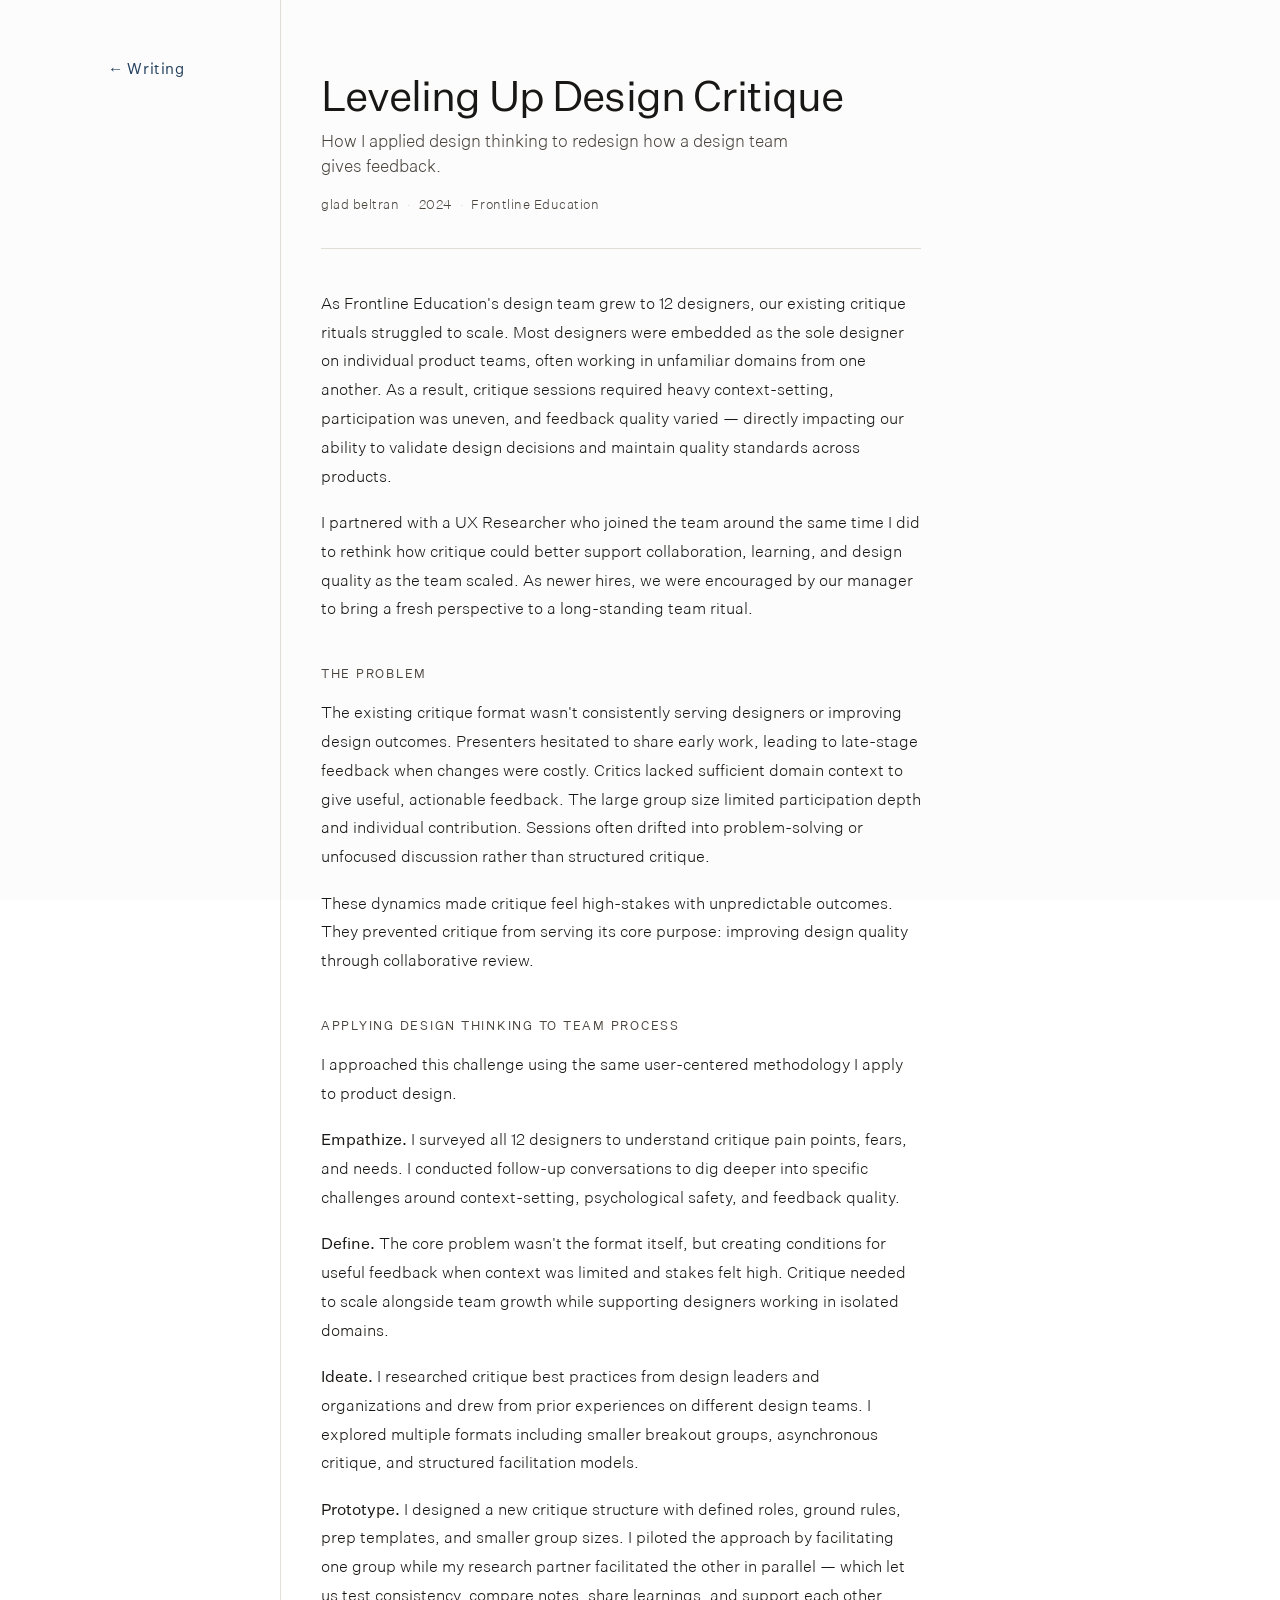
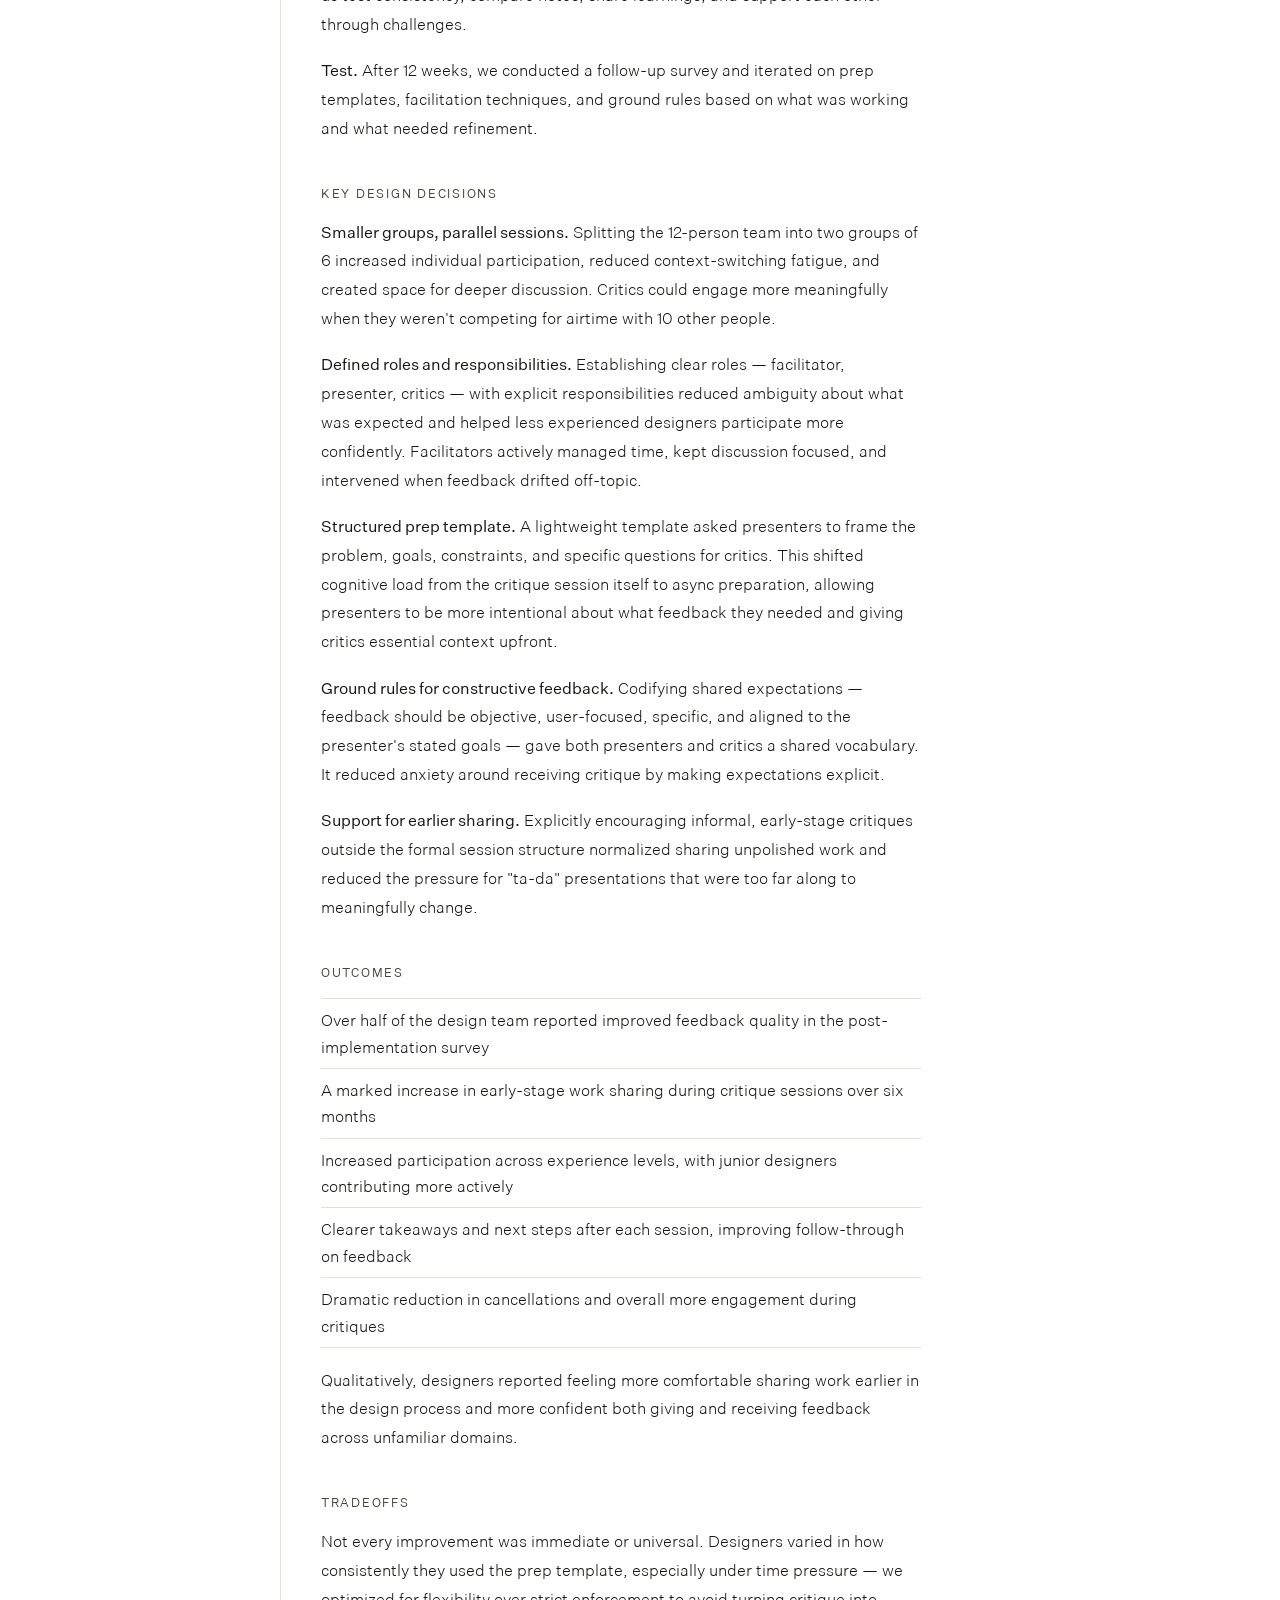
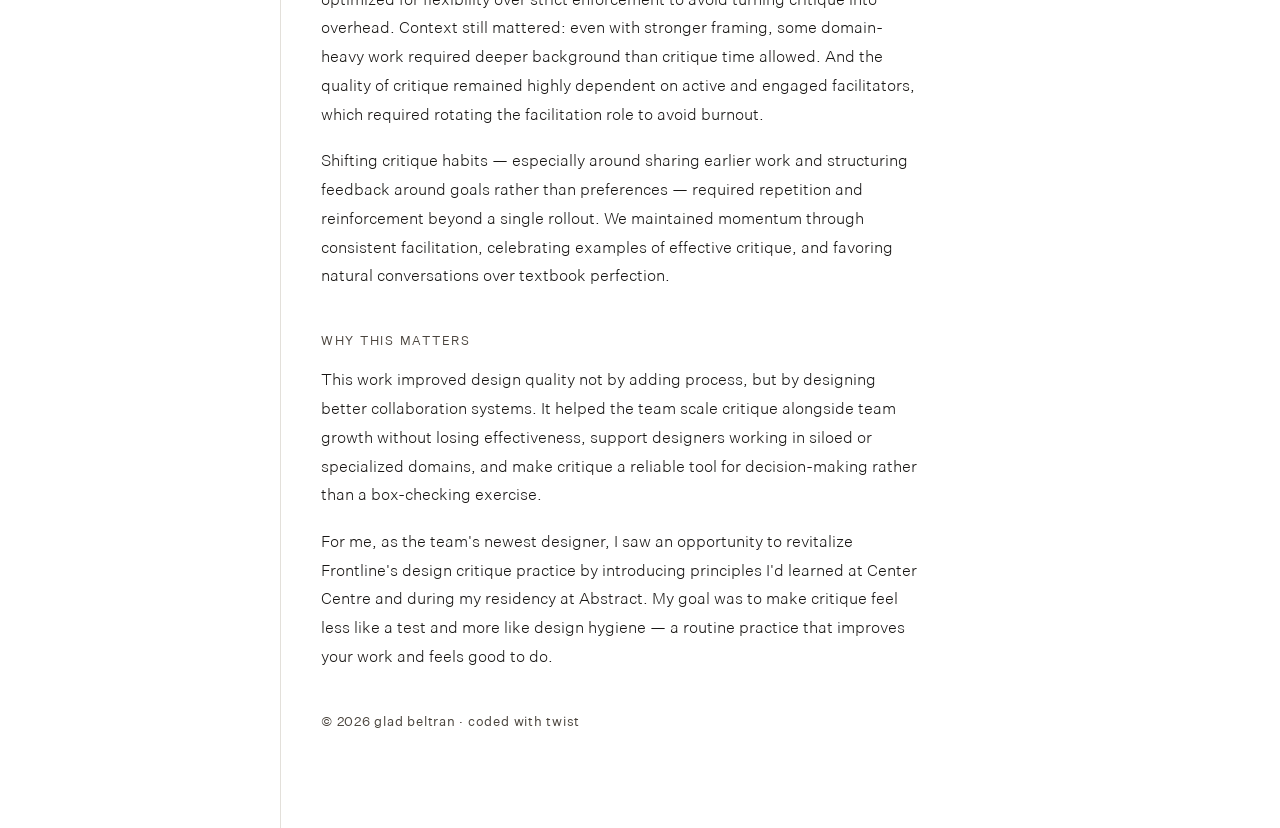
<file: leveling-up-design-critique.html>
<!DOCTYPE html>
<html lang="en">
<head>
  <meta charset="UTF-8">
  <meta name="viewport" content="width=device-width, initial-scale=1.0">
  <meta name="robots" content="noindex, nofollow">
  <title>Leveling Up Design Critique · glad beltran</title>
  <link rel="stylesheet" href="style.css">
  <style>
    /* ─── WRITING PAGE SCOPED STYLES ────────────────────────────────────
       Lighter than case study pages — single column, essay flow.
    ──────────────────────────────────────────────────────────────────── */

    .writing-page .writing-header {
      padding: 2.5rem 0 2rem;
      border-bottom: 1px solid var(--border);
      margin-bottom: 0;
      max-width: 600px;
    }

    .writing-page .writing-header h1 {
      font-size: clamp(1.8rem, 4vw, 2.6rem);
      font-weight: 400;
      letter-spacing: -0.02em;
      line-height: 1.15;
      color: var(--shadow);
      margin-bottom: 0.5rem;
    }

    .writing-page .writing-subtitle {
      font-size: 1.05rem;
      font-weight: 300;
      line-height: 1.5;
      color: var(--muted);
      margin-bottom: 1rem;
      max-width: 480px;
    }

    .writing-page .writing-meta {
      display: flex;
      flex-wrap: wrap;
      align-items: center;
      gap: 0.4rem 0.5rem;
      font-size: 0.82rem;
      font-weight: 300;
      letter-spacing: 0.04em;
      color: var(--muted);
    }

    .writing-page .writing-meta-sep {
      color: var(--border);
    }

    /* Essay body */
    .writing-page .essay {
      max-width: 600px;
      padding: 2.5rem 0 0;
    }

    .writing-page .essay h2 {
      font-size: 0.78rem;
      font-weight: 400;
      letter-spacing: 0.14em;
      text-transform: uppercase;
      color: var(--section-label);
      margin-top: 2.5rem;
      margin-bottom: 0.9rem;
    }

    .writing-page .essay h2:first-child {
      margin-top: 0;
    }

    .writing-page .essay p {
      font-size: 1rem;
      line-height: 1.8;
      color: var(--shadow);
      margin-bottom: 1.1rem;
    }

    .writing-page .essay p:last-child {
      margin-bottom: 0;
    }

    .writing-page .essay strong {
      font-weight: 400;
      color: var(--shadow);
    }

    /* Pull quote */
    .writing-page .pull-quote {
      border-left: 2px solid var(--woad);
      padding: 0.8rem 1.2rem;
      margin: 1.8rem 0;
      opacity: 0;
      transform: translateX(-18px);
      transition:
        opacity 0.55s cubic-bezier(0.23, 1, 0.32, 1),
        transform 0.55s cubic-bezier(0.23, 1, 0.32, 1);
    }

    .writing-page .pull-quote.is-visible {
      opacity: 1;
      transform: translateX(0);
    }

    .writing-page .pull-quote p {
      font-size: 1.05rem;
      font-style: italic;
      color: var(--shadow);
      margin: 0;
      line-height: 1.55;
    }

    .writing-page .pull-quote cite {
      display: block;
      font-size: 0.72rem;
      font-style: normal;
      letter-spacing: 0.05em;
      color: var(--muted);
      margin-top: 0.5rem;
    }

    /* Outcome list */
    .writing-page .outcome-list {
      list-style: none;
      padding: 0;
      margin: 1rem 0 1.1rem;
    }

    .writing-page .outcome-list li {
      font-size: 1rem;
      font-weight: 300;
      line-height: 1.65;
      color: var(--shadow);
      padding: 0.5rem 0;
      border-bottom: 1px solid var(--border);
    }

    .writing-page .outcome-list li:first-child {
      border-top: 1px solid var(--border);
    }

    @media (max-width: 768px) {
      .writing-page .writing-header h1 {
        font-size: 1.6rem;
      }
    }
  </style>
</head>
<body class="writing-page">
  <a href="#main-content" class="skip-link">Skip to main content</a>
  <!-- sometimes you know exactly what you're making. sometimes you follow the material. -->
  <div class="layout">
    <nav>
      <a href="index.html#writing">← Writing</a>
    </nav>

    <main id="main-content">

      <header class="writing-header">
        <h1>Leveling Up Design Critique</h1>
        <p class="writing-subtitle">How I applied design thinking to redesign how a design team gives feedback.</p>
        <div class="writing-meta">
          <span>glad beltran</span>
          <span class="writing-meta-sep">·</span>
          <span>2024</span>
          <span class="writing-meta-sep">·</span>
          <span>Frontline Education</span>
        </div>
      </header>

      <article class="essay">

        <p>As Frontline Education's design team grew to 12 designers, our existing critique rituals struggled to scale. Most designers were embedded as the sole designer on individual product teams, often working in unfamiliar domains from one another. As a result, critique sessions required heavy context-setting, participation was uneven, and feedback quality varied — directly impacting our ability to validate design decisions and maintain quality standards across products.</p>

        <p>I partnered with a UX Researcher who joined the team around the same time I did to rethink how critique could better support collaboration, learning, and design quality as the team scaled. As newer hires, we were encouraged by our manager to bring a fresh perspective to a long-standing team ritual.</p>

        <h2>The Problem</h2>

        <p>The existing critique format wasn't consistently serving designers or improving design outcomes. Presenters hesitated to share early work, leading to late-stage feedback when changes were costly. Critics lacked sufficient domain context to give useful, actionable feedback. The large group size limited participation depth and individual contribution. Sessions often drifted into problem-solving or unfocused discussion rather than structured critique.</p>

        <p>These dynamics made critique feel high-stakes with unpredictable outcomes. They prevented critique from serving its core purpose: improving design quality through collaborative review.</p>

        <h2>Applying Design Thinking to Team Process</h2>

        <p>I approached this challenge using the same user-centered methodology I apply to product design.</p>

        <p><strong>Empathize.</strong> I surveyed all 12 designers to understand critique pain points, fears, and needs. I conducted follow-up conversations to dig deeper into specific challenges around context-setting, psychological safety, and feedback quality.</p>

        <p><strong>Define.</strong> The core problem wasn't the format itself, but creating conditions for useful feedback when context was limited and stakes felt high. Critique needed to scale alongside team growth while supporting designers working in isolated domains.</p>

        <p><strong>Ideate.</strong> I researched critique best practices from design leaders and organizations and drew from prior experiences on different design teams. I explored multiple formats including smaller breakout groups, asynchronous critique, and structured facilitation models.</p>

        <p><strong>Prototype.</strong> I designed a new critique structure with defined roles, ground rules, prep templates, and smaller group sizes. I piloted the approach by facilitating one group while my research partner facilitated the other in parallel — which let us test consistency, compare notes, share learnings, and support each other through challenges.</p>

        <p><strong>Test.</strong> After 12 weeks, we conducted a follow-up survey and iterated on prep templates, facilitation techniques, and ground rules based on what was working and what needed refinement.</p>

        <h2>Key Design Decisions</h2>

        <p><strong>Smaller groups, parallel sessions.</strong> Splitting the 12-person team into two groups of 6 increased individual participation, reduced context-switching fatigue, and created space for deeper discussion. Critics could engage more meaningfully when they weren't competing for airtime with 10 other people.</p>

        <p><strong>Defined roles and responsibilities.</strong> Establishing clear roles — facilitator, presenter, critics — with explicit responsibilities reduced ambiguity about what was expected and helped less experienced designers participate more confidently. Facilitators actively managed time, kept discussion focused, and intervened when feedback drifted off-topic.</p>

        <p><strong>Structured prep template.</strong> A lightweight template asked presenters to frame the problem, goals, constraints, and specific questions for critics. This shifted cognitive load from the critique session itself to async preparation, allowing presenters to be more intentional about what feedback they needed and giving critics essential context upfront.</p>

        <p><strong>Ground rules for constructive feedback.</strong> Codifying shared expectations — feedback should be objective, user-focused, specific, and aligned to the presenter's stated goals — gave both presenters and critics a shared vocabulary. It reduced anxiety around receiving critique by making expectations explicit.</p>

        <p><strong>Support for earlier sharing.</strong> Explicitly encouraging informal, early-stage critiques outside the formal session structure normalized sharing unpolished work and reduced the pressure for "ta-da" presentations that were too far along to meaningfully change.</p>

        <h2>Outcomes</h2>

        <ul class="outcome-list">
          <li>Over half of the design team reported improved feedback quality in the post-implementation survey</li>
          <li>A marked increase in early-stage work sharing during critique sessions over six months</li>
          <li>Increased participation across experience levels, with junior designers contributing more actively</li>
          <li>Clearer takeaways and next steps after each session, improving follow-through on feedback</li>
          <li>Dramatic reduction in cancellations and overall more engagement during critiques</li>
        </ul>

        <p>Qualitatively, designers reported feeling more comfortable sharing work earlier in the design process and more confident both giving and receiving feedback across unfamiliar domains.</p>

        <h2>Tradeoffs</h2>

        <p>Not every improvement was immediate or universal. Designers varied in how consistently they used the prep template, especially under time pressure — we optimized for flexibility over strict enforcement to avoid turning critique into overhead. Context still mattered: even with stronger framing, some domain-heavy work required deeper background than critique time allowed. And the quality of critique remained highly dependent on active and engaged facilitators, which required rotating the facilitation role to avoid burnout.</p>

        <p>Shifting critique habits — especially around sharing earlier work and structuring feedback around goals rather than preferences — required repetition and reinforcement beyond a single rollout. We maintained momentum through consistent facilitation, celebrating examples of effective critique, and favoring natural conversations over textbook perfection.</p>

        <h2>Why This Matters</h2>

        <p>This work improved design quality not by adding process, but by designing better collaboration systems. It helped the team scale critique alongside team growth without losing effectiveness, support designers working in siloed or specialized domains, and make critique a reliable tool for decision-making rather than a box-checking exercise.</p>

        <p>For me, as the team's newest designer, I saw an opportunity to revitalize Frontline's design critique practice by introducing principles I'd learned at Center Centre and during my residency at Abstract. My goal was to make critique feel less like a test and more like design hygiene — a routine practice that improves your work and feels good to do.</p>

      </article>

      <footer>
        <p>© 2026 glad beltran · coded with twist</p>
      </footer>

    </main>
  </div>

  <!-- ── PULL QUOTE ENTRANCE ANIMATION ────────────────────────────── -->
  <script>
    document.addEventListener('DOMContentLoaded', function () {
      const quotes = document.querySelectorAll('.pull-quote');

      if (!('IntersectionObserver' in window)) {
        quotes.forEach(q => q.classList.add('is-visible'));
        return;
      }

      const observer = new IntersectionObserver((entries) => {
        entries.forEach(entry => {
          if (entry.isIntersecting) {
            entry.target.classList.add('is-visible');
            observer.unobserve(entry.target);
          }
        });
      }, { threshold: 0.15, rootMargin: '0px 0px -40px 0px' });

      setTimeout(() => {
        quotes.forEach(q => observer.observe(q));
      }, 100);
    });
  </script>

</body>
</html>
</file>
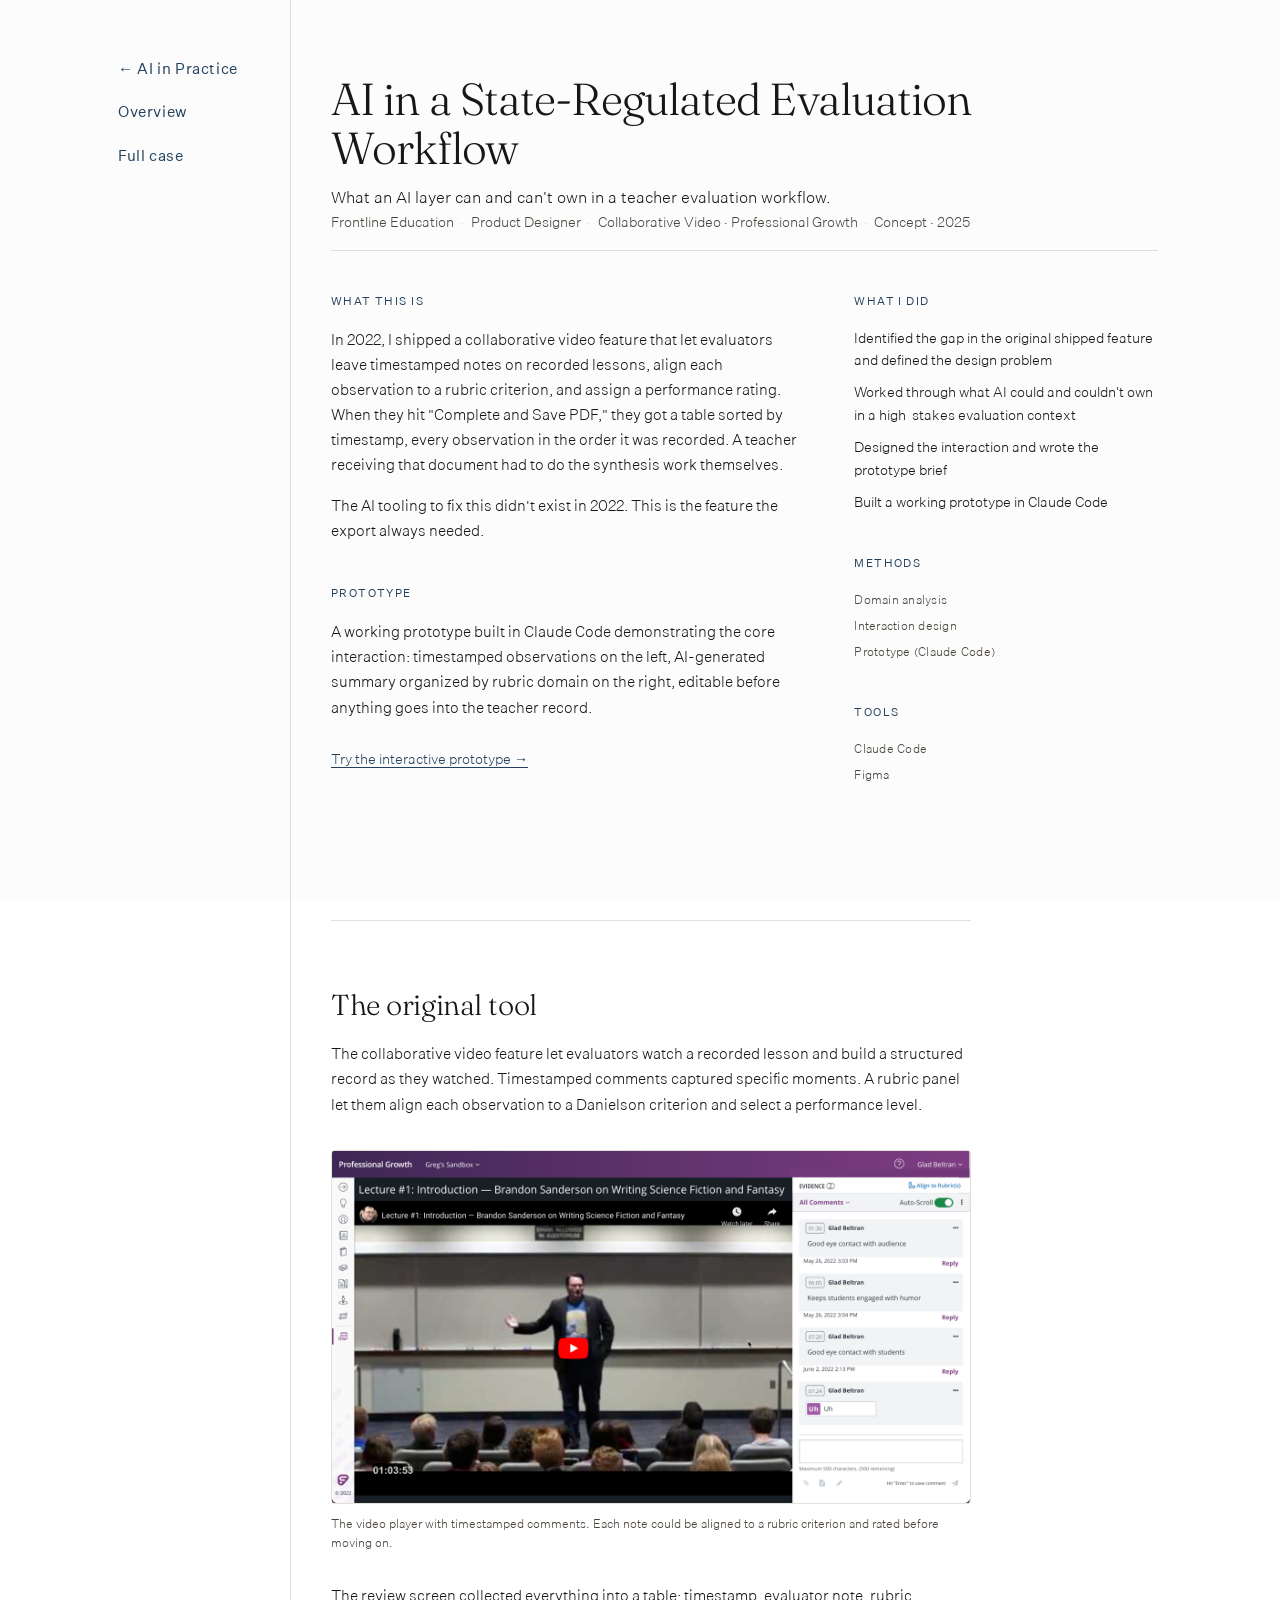
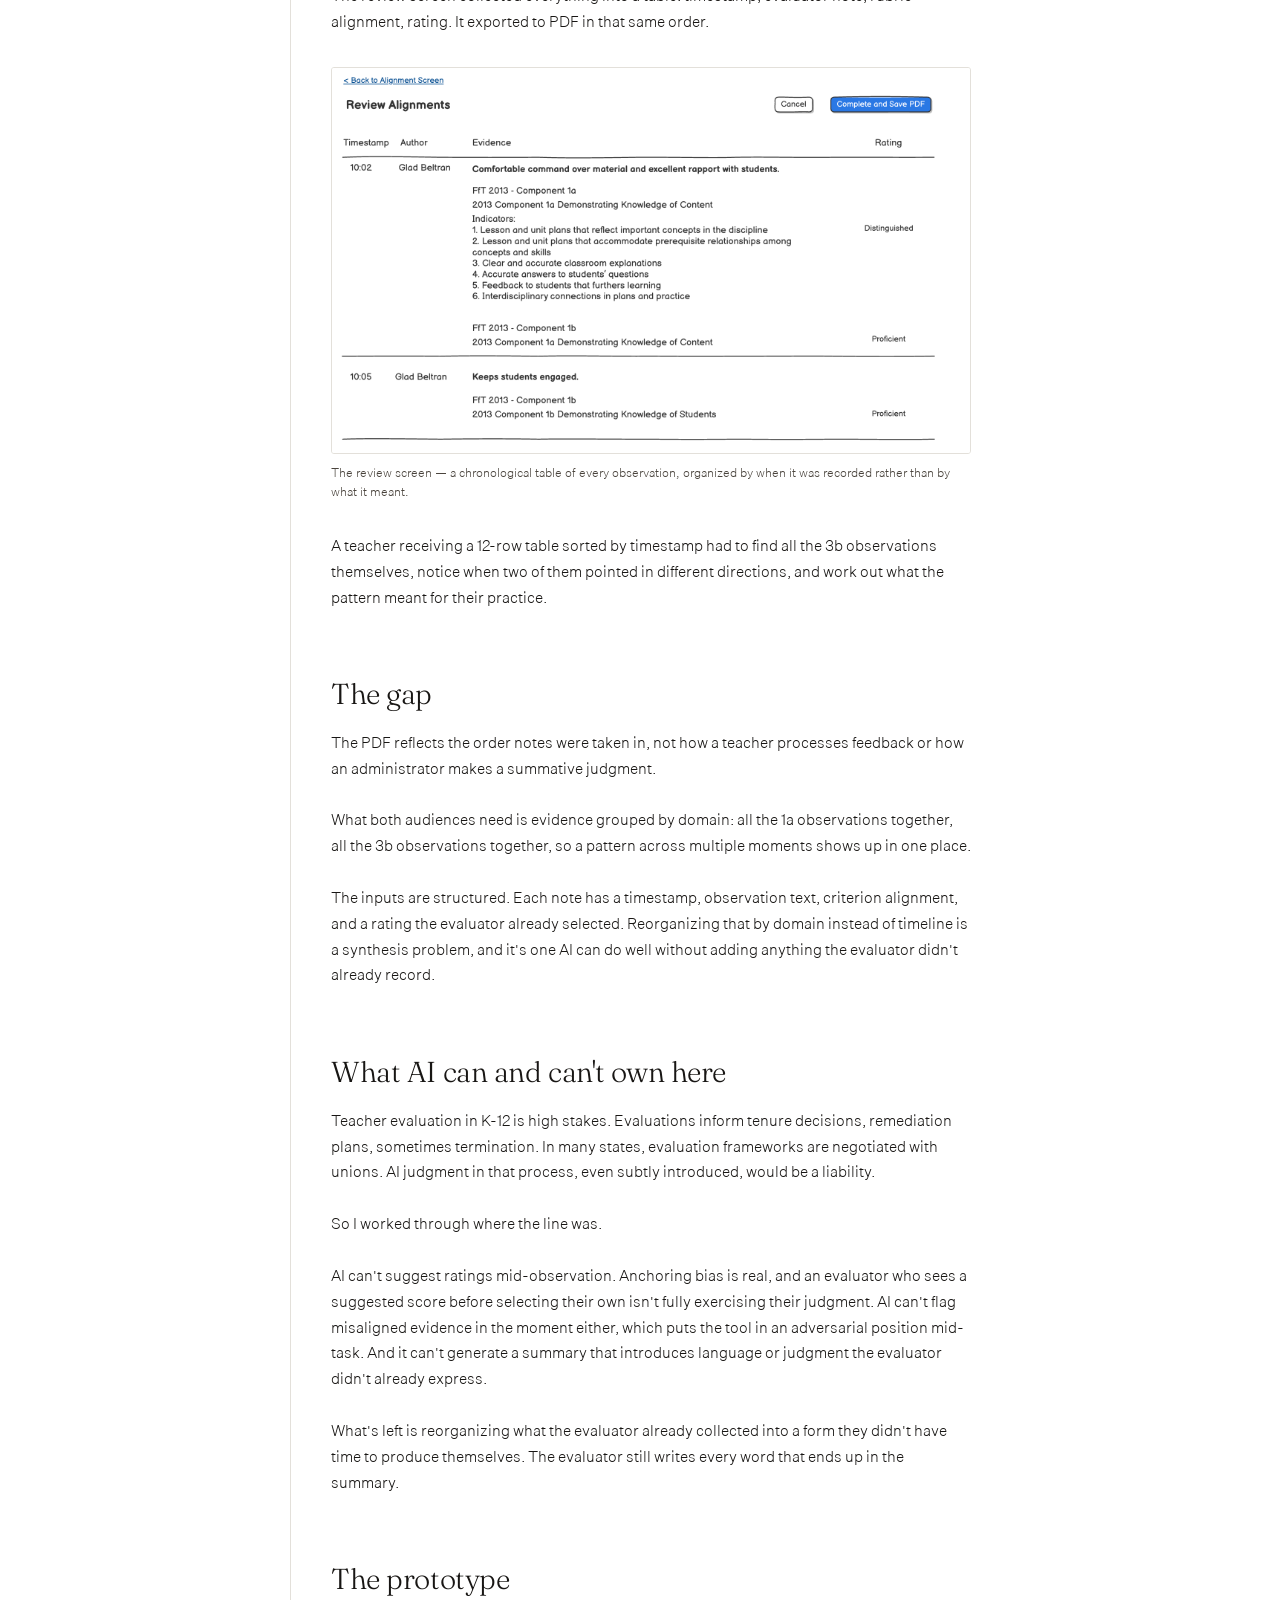
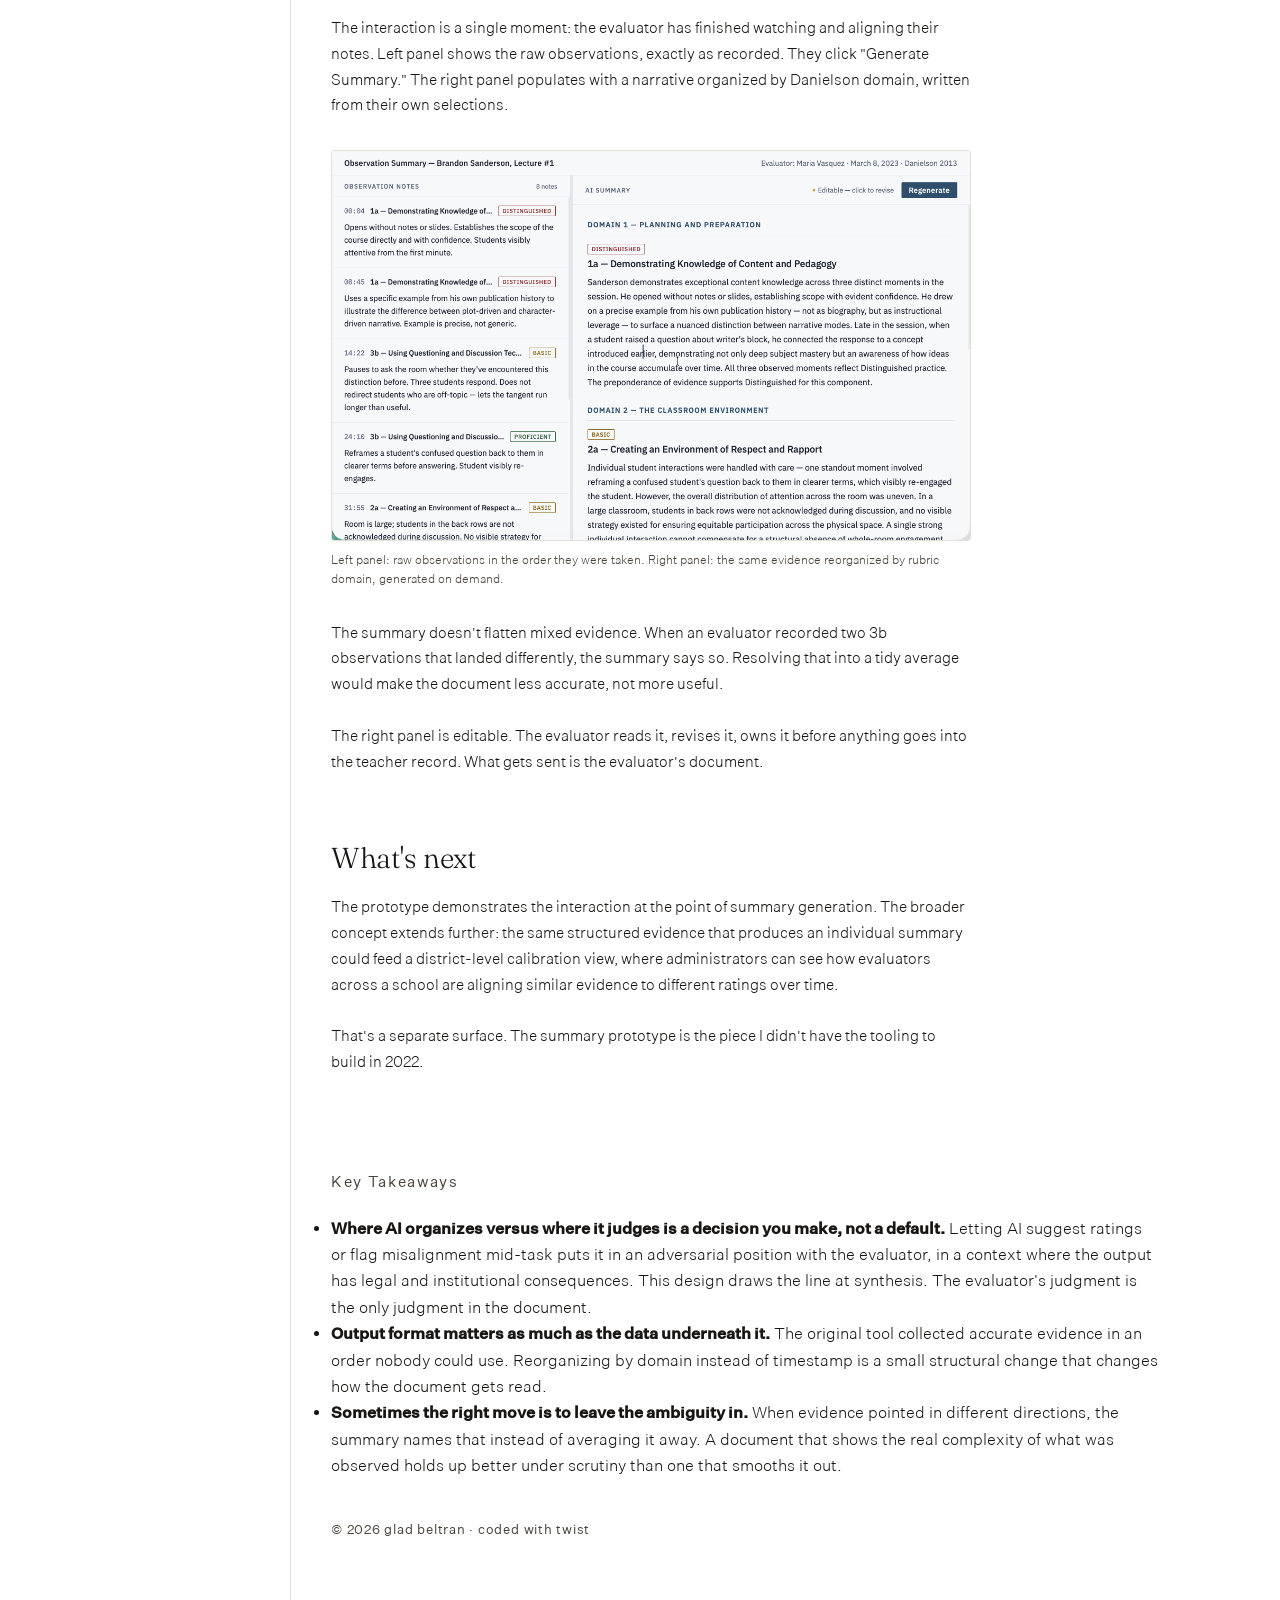
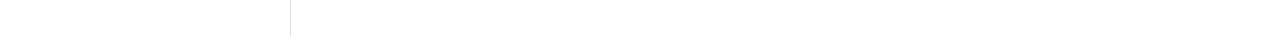
<file: rubric-ai-summary-prototype.html>
<!DOCTYPE html>
<html lang="en">
<head>
  <meta charset="UTF-8">
  <meta name="viewport" content="width=device-width, initial-scale=1.0">
  <meta name="robots" content="noindex, nofollow">
  <title>AI in a State-Regulated Evaluation Workflow · glad beltran</title>
  <link rel="preconnect" href="https://fonts.googleapis.com">
  <link href="https://fonts.googleapis.com/css2?family=Fraunces:ital,opsz,wght@0,9..144,100..900;1,9..144,100..900&display=swap" rel="stylesheet">
  <link rel="stylesheet" href="style.css">
  <style>
    /* Page-specific only — shared case study styles live in style.css */

    .case-header h1 {
      font-family: 'Fraunces', serif;
      font-size: clamp(2rem, 4vw, 2.8rem);
      font-weight: 300;
      letter-spacing: -0.02em;
      line-height: 1.1;
      color: var(--shadow);
      margin-bottom: 0.75rem;
    }
    .case-narrative h2 {
      font-family: 'Fraunces', serif;
      font-size: clamp(1.4rem, 2.5vw, 1.8rem);
      font-weight: 300;
      letter-spacing: -0.015em;
      line-height: 1.1;
      color: var(--shadow);
      margin-bottom: 1.25rem;
      margin-top: var(--space-xl);
      text-transform: none;
    }

    .case-narrative h2:first-child {
      margin-top: 0;
    }

    .case-image {
      margin: 2rem 0;
      max-width: 100%;
    }

    .case-image img {
      width: 100%;
      height: auto;
      display: block;
      border: 1px solid var(--border);
      border-radius: 3px;
      cursor: zoom-in;
    }

    .case-image figcaption {
      font-size: 0.78rem;
      font-weight: 300;
      color: var(--muted);
      margin-top: 0.6rem;
      line-height: 1.5;
    }

    .prototype-link {
      display: inline-block;
      margin-top: 0.75rem;
      color: var(--woad);
      font-size: 0.88rem;
      text-decoration: underline;
      text-underline-offset: 3px;
    }
  </style>
</head>
<body class="case-study-page">
  <a href="#main-content" class="skip-link">Skip to main content</a>
  <!-- sometimes you know exactly what you're making. sometimes you follow the material. -->
  <div class="layout">
    <nav>
      <a href="index.html#ai-in-practice">← AI in Practice</a>
      <a href="#overview">Overview</a>
      <a href="#full-case">Full case</a>
    </nav>

    <main id="main-content">

      <header class="case-header">
        <h1>AI in a State-Regulated Evaluation Workflow</h1>
        <p class="case-subtitle">What an AI layer can and can't own in a teacher evaluation workflow.</p>
        <div class="case-meta-bar">
          <span class="case-meta-item">Frontline Education</span>
          <span class="case-meta-sep">·</span>
          <span class="case-meta-item">Product Designer</span>
          <span class="case-meta-sep">·</span>
          <span class="case-meta-item">Collaborative Video · Professional Growth</span>
          <span class="case-meta-sep">·</span>
          <span class="case-meta-item">Concept · 2025</span>
        </div>
      </header>

      <!-- ── OVERVIEW ─────────────────────────────────────────────── -->
      <section id="overview" class="case-overview">

        <div class="overview-grid">

          <div class="overview-narrative">
            <h3>What this is</h3>
            <p>In 2022, I shipped a collaborative video feature that let evaluators leave timestamped notes on recorded lessons, align each observation to a rubric criterion, and assign a performance rating. When they hit "Complete and Save PDF," they got a table sorted by timestamp, every observation in the order it was recorded. A teacher receiving that document had to do the synthesis work themselves.</p>
            <p>The AI tooling to fix this didn't exist in 2022. This is the feature the export always needed.</p>

            <h3>Prototype</h3>
            <p>A working prototype built in Claude Code demonstrating the core interaction: timestamped observations on the left, AI-generated summary organized by rubric domain on the right, editable before anything goes into the teacher record.</p>
            <a class="prototype-link" href="rubric-summary-prototype/index.html" target="_blank" rel="noopener">Try the interactive prototype →</a>
          </div>

          <div class="overview-details">
            <h3>What I Did</h3>
            <ul class="overview-did">
              <li>Identified the gap in the original shipped feature and defined the design problem</li>
              <li>Worked through what AI could and couldn't own in a high-stakes evaluation context</li>
              <li>Designed the interaction and wrote the prototype brief</li>
              <li>Built a working prototype in Claude Code</li>
            </ul>

            <h3>Methods</h3>
            <ul class="overview-methods">
              <li>Domain analysis</li>
              <li>Interaction design</li>
              <li>Prototype (Claude Code)</li>
            </ul>

            <h3>Tools</h3>
            <ul class="overview-methods">
              <li>Claude Code</li>
              <li>Figma</li>
            </ul>
          </div>

        </div>


      </section>

      <!-- ── FULL CASE ──────────────────────────────────────────────── -->
      <section id="full-case" class="case-narrative">

        <h2>The original tool</h2>

        <p>The collaborative video feature let evaluators watch a recorded lesson and build a structured record as they watched. Timestamped comments captured specific moments. A rubric panel let them align each observation to a Danielson criterion and select a performance level.</p>

        <figure class="case-image">
          <img data-lightbox src="images/collab-video-player.png" alt="Collaborative video player showing timestamped comments panel alongside the video">
          <figcaption>The video player with timestamped comments. Each note could be aligned to a rubric criterion and rated before moving on.</figcaption>
        </figure>

        <p>The review screen collected everything into a table: timestamp, evaluator note, rubric alignment, rating. It exported to PDF in that same order.</p>

        <figure class="case-image">
          <img data-lightbox src="images/collab-video-review.png" alt="Review screen showing timestamped observations in a table with rubric alignments and ratings">
          <figcaption>The review screen — a chronological table of every observation, organized by when it was recorded rather than by what it meant.</figcaption>
        </figure>

        <p>A teacher receiving a 12-row table sorted by timestamp had to find all the 3b observations themselves, notice when two of them pointed in different directions, and work out what the pattern meant for their practice.</p>

        <h2>The gap</h2>

        <p>The PDF reflects the order notes were taken in, not how a teacher processes feedback or how an administrator makes a summative judgment.</p>

        <p>What both audiences need is evidence grouped by domain: all the 1a observations together, all the 3b observations together, so a pattern across multiple moments shows up in one place.</p>

        <p>The inputs are structured. Each note has a timestamp, observation text, criterion alignment, and a rating the evaluator already selected. Reorganizing that by domain instead of timeline is a synthesis problem, and it's one AI can do well without adding anything the evaluator didn't already record.</p>

        <h2>What AI can and can't own here</h2>

        <p>Teacher evaluation in K-12 is high stakes. Evaluations inform tenure decisions, remediation plans, sometimes termination. In many states, evaluation frameworks are negotiated with unions. AI judgment in that process, even subtly introduced, would be a liability.</p>

        <p>So I worked through where the line was.</p>

        <p>AI can't suggest ratings mid-observation. Anchoring bias is real, and an evaluator who sees a suggested score before selecting their own isn't fully exercising their judgment. AI can't flag misaligned evidence in the moment either, which puts the tool in an adversarial position mid-task. And it can't generate a summary that introduces language or judgment the evaluator didn't already express.</p>

        <p>What's left is reorganizing what the evaluator already collected into a form they didn't have time to produce themselves. The evaluator still writes every word that ends up in the summary.</p>

        <h2>The prototype</h2>

        <p>The interaction is a single moment: the evaluator has finished watching and aligning their notes. Left panel shows the raw observations, exactly as recorded. They click "Generate Summary." The right panel populates with a narrative organized by Danielson domain, written from their own selections.</p>

        <figure class="case-image">
          <img data-lightbox src="images/rubric-summary-prototype.png" alt="Two-panel prototype showing timestamped observation notes on the left and AI-generated summary organized by Danielson domain on the right">
          <figcaption>Left panel: raw observations in the order they were taken. Right panel: the same evidence reorganized by rubric domain, generated on demand.</figcaption>
        </figure>

        <p>The summary doesn't flatten mixed evidence. When an evaluator recorded two 3b observations that landed differently, the summary says so. Resolving that into a tidy average would make the document less accurate, not more useful.</p>

        <p>The right panel is editable. The evaluator reads it, revises it, owns it before anything goes into the teacher record. What gets sent is the evaluator's document.</p>

        <h2>What's next</h2>

        <p>The prototype demonstrates the interaction at the point of summary generation. The broader concept extends further: the same structured evidence that produces an individual summary could feed a district-level calibration view, where administrators can see how evaluators across a school are aligning similar evidence to different ratings over time.</p>

        <p>That's a separate surface. The summary prototype is the piece I didn't have the tooling to build in 2022.</p>

      </section>

      <!-- ── KEY TAKEAWAYS ─────────────────────────────────────────── -->
      <div class="case-takeaways">
        <h2>Key Takeaways</h2>
        <ul class="takeaway-list">
          <li>
            <strong>Where AI organizes versus where it judges is a decision you make, not a default.</strong>
            Letting AI suggest ratings or flag misalignment mid-task puts it in an adversarial position with the evaluator, in a context where the output has legal and institutional consequences. This design draws the line at synthesis. The evaluator's judgment is the only judgment in the document.
          </li>
          <li>
            <strong>Output format matters as much as the data underneath it.</strong>
            The original tool collected accurate evidence in an order nobody could use. Reorganizing by domain instead of timestamp is a small structural change that changes how the document gets read.
          </li>
          <li>
            <strong>Sometimes the right move is to leave the ambiguity in.</strong>
            When evidence pointed in different directions, the summary names that instead of averaging it away. A document that shows the real complexity of what was observed holds up better under scrutiny than one that smooths it out.
          </li>
        </ul>
      </div>

      <footer>
        <p>© 2026 glad beltran · coded with twist</p>
      </footer>

    </main>
  </div>

  <script>
    document.addEventListener('DOMContentLoaded', function () {
      const overlay = document.createElement('div');
      overlay.className = 'lightbox';

      const closeBtn = document.createElement('button');
      closeBtn.className = 'lightbox-close';
      closeBtn.textContent = '×';
      closeBtn.setAttribute('aria-label', 'Close');

      const lightboxImg = document.createElement('img');

      overlay.appendChild(closeBtn);
      overlay.appendChild(lightboxImg);
      document.body.appendChild(overlay);

      function openLightbox(src, alt) {
        lightboxImg.src = src;
        lightboxImg.alt = alt || '';
        overlay.classList.add('is-open');
        document.body.style.overflow = 'hidden';
        closeBtn.focus();
      }

      function closeLightbox() {
        overlay.classList.remove('is-open');
        document.body.style.overflow = '';
      }

      document.querySelectorAll('img[data-lightbox]').forEach(img => {
        img.addEventListener('click', () => openLightbox(img.src, img.alt));
      });

      closeBtn.addEventListener('click', closeLightbox);

      overlay.addEventListener('click', (e) => {
        if (e.target === overlay) closeLightbox();
      });

      document.addEventListener('keydown', (e) => {
        if (e.key === 'Escape' && overlay.classList.contains('is-open')) closeLightbox();
      });
    });
  </script>

</body>
</html>
</file>
<file: style.css>
/* Natural Dye Palette
   --madder:  #a33820  · Rubia tinctorum · red · work metadata
   --weld:    #8f6100  · Reseda luteola  · yellow · writing metadata
   --woad:    #3a5c7a  · Isatis tinctoria · blue · contact / nav
   --walnut:  #5a3e28  · Juglans regia   · brown · accent
   --fleece:  #ffffff  · undyed wool     · background
   --shadow:  #3a3228  · dark warm near-black · body text
   --nettle:  #4e6e3a  · Urtica dioica · green · tags / status labels 
   */

@font-face {
  font-family: 'Untitled Sans';
  src: url('fonts/untitledsans/untitled-sans-light.woff2') format('woff2');
  font-weight: 300;
  font-style: normal;
  font-display: swap;
}

@font-face {
  font-family: 'Untitled Sans';
  src: url('fonts/untitledsans/untitled-sans-regular.woff2') format('woff2');
  font-weight: 400;
  font-style: normal;
  font-display: swap;
}

@font-face {
  font-family: 'Untitled Sans';
  src: url('fonts/untitledsans/untitled-sans-medium.woff2') format('woff2');
  font-weight: 500;
  font-style: normal;
  font-display: swap;
}

:root {
  --madder:        #a33820;
  --weld:          #8f6100;
  --woad:          #3a5c7a;
  --walnut:        #5a3e28;
  --nettle:        #4e6e3a;
  --fleece:        #ffffff;
  --shadow:        #3a3228;

  --border:        #e2ddd6;
  --muted:         #5e534c;
  --nav-link:      var(--woad);
  --section-label: #5c5149;

  /* Fibonacci spacing scale — a nod to natural fiber ratios */
  --space-xs: 0.618rem;
  --space-sm: 1rem;
  --space-md: 1.618rem;
  --space-lg: 2.618rem;
  --space-xl: 4.236rem;
}

*, *::before, *::after {
  box-sizing: border-box;
  margin: 0;
  padding: 0;
}

/* --- SKIP LINK --- */

.skip-link {
  position: absolute;
  top: -100%;
  left: 1rem;
  padding: 0.5rem 1rem;
  background: var(--shadow);
  color: var(--fleece);
  font-size: 0.82rem;
  font-weight: 400;
  letter-spacing: 0.04em;
  text-decoration: none;
  border-radius: 2px;
  z-index: 9999;
  transition: top 0.15s ease;
}

.skip-link:focus {
  top: 1rem;
}

/* --- BASE --- */


/* --- NOISE OVERLAY --- */

body::after {
  content: '';
  position: fixed;
  inset: 0;
  background-image: url('noise.png');
  background-size: 200px;
  opacity: 0.065;
  pointer-events: none;
  z-index: 9998;
}

body {
  font-family: 'Untitled Sans', -apple-system, BlinkMacSystemFont, "Segoe UI", sans-serif;
  font-weight: 300;
  font-size: 1rem;
  line-height: 1.65;
  color: var(--shadow);
  background: var(--fleece);
}

a {
  color: var(--woad);
  text-decoration: none;
  transition: color 0.2s ease;
}

a:hover {
  color: var(--madder);
}

a:focus-visible,
button:focus-visible {
  outline: 2px solid var(--woad);
  outline-offset: 2px;
  border-radius: 1px;
}

/* --- LAYOUT --- */

.layout {
  display: flex;
  min-height: 100vh;
  max-width: 1040px;
  margin: 0 auto;
}

/* --- NAV --- */

nav {
  width: 148px;
  flex-shrink: 0;
  padding: 3.5rem 2rem;
  display: flex;
  flex-direction: column;
  gap: 1.2rem;
  position: sticky;
  top: 0;
  height: 100vh;
}

nav a {
  font-size: 0.78rem;
  font-weight: 300;
  letter-spacing: 0.06em;
  color: var(--woad);
  text-decoration: none;
  display: flex;
  align-items: center;
  gap: 0.6rem;
}

nav a:hover {
  color: var(--shadow);
}


/* --- MAIN --- */

main {
  flex: 1;
  padding: 2rem 2rem 3.5rem 2.5rem;
  border-left: 1px solid var(--border);
}

/* --- HEADER --- */

.hero-block {
  font-size: 1.4rem;
  font-weight: 300;
  line-height: 1.7;
  max-width: 560px;
  margin-bottom: 3rem;
  color: var(--shadow);
}

.name {
  font-weight: 400;
  letter-spacing: 0.06em;
  font-size: 1.6rem;
  color: var(--shadow);
}

.spindle {
  color: var(--shadow);
}

/* sometimes you know exactly what you're making.
   sometimes you follow the material. */
.mirrored-d {
  display: inline-block;
  transform: scaleX(-1);
}

.spindle {
  display: inline-flex;
  align-items: center;
  vertical-align: middle;
  margin-left: 0.2rem;
  color: var(--shadow);
}

@keyframes spin {
  from { transform: rotate(0deg); }
  to   { transform: rotate(720deg); }
}

.spindle svg {
  animation: spin 1.8s cubic-bezier(0.4, 0, 0.2, 1) forwards;
  transform-origin: center;
  display: block;
}

/* --- SECTIONS --- */

section {
  padding: 2.5rem 0;
}

section:last-of-type {
  border-bottom: none;
}

h2 {
  font-size: 0.78rem;
  font-weight: 400;
  letter-spacing: 0.14em;
  text-transform: none;
  color: var(--section-label);
  margin-bottom: 1.2rem;
}

/* --- LOG --- */

.log {
  background: color-mix(in srgb, var(--shadow) 4%, transparent);
  border-radius: 3px;
  margin-bottom: 0.25rem;
  overflow: hidden;
}

.log-header {
  display: flex;
  align-items: center;
  justify-content: space-between;
  padding: 0.65rem 1rem;
  cursor: pointer;
  user-select: none;
}

.log-header-left {
  display: flex;
  align-items: baseline;
  gap: 0.75rem;
}

.log-label {
  font-size: 0.65rem;
  font-weight: 400;
  letter-spacing: 0.14em;
  text-transform: uppercase;
  color: var(--muted);
}

.log-date {
  font-size: 0.7rem;
  font-weight: 300;
  letter-spacing: 0.04em;
  color: var(--muted);
}

.log-toggle {
  font-size: 0.7rem;
  font-weight: 300;
  letter-spacing: 0.06em;
  background: none;
  border: none;
  cursor: pointer;
  padding: 0;
  color: var(--muted);
  opacity: 0.5;
  transition: opacity 0.2s ease;
  font-family: inherit;
}

.log-header:hover .log-toggle {
  opacity: 1;
}

.log-body {
  padding: 0 1rem 0.9rem;
  max-height: 200px;
  opacity: 1;
  overflow: hidden;
  transition:
    max-height 0.4s cubic-bezier(0.23, 1, 0.32, 1),
    opacity 0.35s cubic-bezier(0.23, 1, 0.32, 1),
    padding-bottom 0.4s cubic-bezier(0.23, 1, 0.32, 1);
}

.log-body.is-collapsed {
  max-height: 0;
  opacity: 0;
  padding-bottom: 0;
}

.log-body p {
  font-size: 0.88rem;
  font-weight: 300;
  line-height: 1.65;
  color: var(--muted);
}

/* --- WORK CARD GRID --- */

.work-grid {
  display: grid;
  grid-template-columns: 1fr 1fr;
  gap: 1.25rem;
  align-items: start;
  padding-top: 0.5rem;
}

.work-card {
  display: flex;
  flex-direction: column;
  text-decoration: none;
  color: inherit;
  border: 1px solid var(--border);
  border-radius: 4px;
  background: var(--fleece);
  transition:
    transform 0.22s cubic-bezier(0.23, 1, 0.32, 1),
    box-shadow 0.22s cubic-bezier(0.23, 1, 0.32, 1);
}

.work-card:hover {
  transform: translateY(-3px);
  box-shadow: 0 8px 32px rgba(58, 50, 40, 0.09);
}

.work-card:focus-visible {
  outline: 2px solid var(--woad);
  outline-offset: 2px;
  transform: translateY(-3px);
}

.card-image-wrap {
  padding: 0.9rem 0.9rem 0;
}

.card-image {
  width: 100%;
  aspect-ratio: 16 / 9;
  overflow: hidden;
  border-radius: 3px;
  border: 1px solid var(--border);
  background: color-mix(in srgb, var(--border) 40%, var(--fleece));
}

.card-image img {
  width: 100%;
  height: 100%;
  object-fit: cover;
  object-position: top left;
  display: block;
  transition: transform 0.65s cubic-bezier(0.23, 1, 0.32, 1);
}

.work-card:hover .card-image img {
  transform: scale(1.03);
}

.card-body {
  padding: 1rem 1.2rem 1.3rem;
  display: flex;
  flex-direction: column;
  gap: 0.45rem;
}

.card-problem {
  font-size: 1.05rem;
  font-weight: 300;
  line-height: 1.45;
  background-image: linear-gradient(
    to right,
    var(--madder) 0%,
    var(--madder) 50%,
    var(--shadow) 50%,
    var(--shadow) 100%
  );
  background-size: 200% 100%;
  background-position: right center;
  -webkit-background-clip: text;
  background-clip: text;
  -webkit-text-fill-color: transparent;
  transition: background-position 0.4s cubic-bezier(0.23, 1, 0.32, 1);
}

.work-card:hover .card-problem {
  background-position: left center;
  transition: background-position 3s cubic-bezier(0.23, 1, 0.32, 1);
}

.card-title-row {
  display: flex;
  align-items: baseline;
  gap: 0.6rem;
  flex-wrap: wrap;
}

.card-title {
  font-size: 0.78rem;
  font-weight: 400;
  letter-spacing: 0.04em;
  color: var(--shadow);
}

.card-co {
  font-size: 0.72rem;
  font-weight: 300;
  color: var(--woad);
  letter-spacing: 0.03em;
}

.card-badges {
  display: flex;
  gap: 0.35rem;
  flex-wrap: wrap;
}

.badge {
  font-size: 0.6rem;
  font-weight: 400;
  letter-spacing: 0.1em;
  text-transform: uppercase;
  padding: 0.18rem 0.5rem;
  border-radius: 2px;
  border: 1px solid var(--border);
  color: var(--section-label);
}

.badge-shipped {
  border-color: color-mix(in srgb, var(--woad) 40%, transparent);
  color: var(--nettle);
}

.badge-in-dev {
  border-color: color-mix(in srgb, var(--weld) 50%, transparent);
  color: var(--weld);
}

.card-meta {
  display: grid;
  grid-template-columns: auto 1fr;
  gap: 0.18rem 0.75rem;
  max-height: 0;
  opacity: 0;
  overflow: hidden;
  margin-top: 0;
  transition:
    max-height 0.45s cubic-bezier(0.23, 1, 0.32, 1),
    opacity 0.35s cubic-bezier(0.23, 1, 0.32, 1),
    margin-top 0.45s cubic-bezier(0.23, 1, 0.32, 1);
}

.work-card:hover .card-meta {
  max-height: 80px;
  opacity: 1;
  margin-top: 0.4rem;
}

.meta-label {
  font-size: 0.62rem;
  font-weight: 400;
  letter-spacing: 0.1em;
  text-transform: uppercase;
  color: var(--woad);
  padding: 0.12rem 0;
  white-space: nowrap;
}

.meta-value {
  font-size: 0.7rem;
  font-weight: 300;
  color: var(--muted);
  padding: 0.12rem 0;
  line-height: 1.4;
}

/* --- CURSOR LABEL --- */

.cursor-label {
  position: fixed;
  pointer-events: none;
  font-size: 0.68rem;
  font-weight: 400;
  letter-spacing: 0.08em;
  text-transform: uppercase;
  color: var(--fleece);
  background: var(--shadow);
  padding: 0.28rem 0.65rem;
  border-radius: 2px;
  opacity: 0;
  transform: translate(14px, -50%);
  transition: opacity 0.18s ease;
  z-index: 100;
  white-space: nowrap;
  font-family: inherit;
}

.cursor-label.is-visible {
  opacity: 1;
}

/* --- WORK LIST (writing section) --- */

.work-list {
  display: flex;
  flex-direction: column;
  padding-top: 0.5rem;
}

.work-entry {
  display: flex;
  flex-direction: column;
  padding: 1.6rem 2rem;
  border-bottom: 1px solid var(--border);
  text-decoration: none;
  color: inherit;
  border-radius: 2px;
  transition:
    transform 0.22s cubic-bezier(0.23, 1, 0.32, 1),
    box-shadow 0.22s cubic-bezier(0.23, 1, 0.32, 1);
}

.work-entry:first-child {
  border-top: 1px solid var(--border);
}

.work-entry:hover {
  transform: translateY(-3px);
  box-shadow: 0 4px 20px rgba(58, 50, 40, 0.08);
}

.work-entry:focus-visible {
  outline: 2px solid var(--woad);
  outline-offset: 2px;
  transform: translateY(-3px);
  box-shadow: 0 4px 20px rgba(58, 50, 40, 0.08);
}

.work-problem {
  font-size: 1.35rem;
  font-weight: 300;
  line-height: 1.5;
  margin-bottom: 0.65rem;
  background-image: linear-gradient(
    to right,
    var(--madder) 0%,
    var(--madder) 50%,
    var(--shadow) 50%,
    var(--shadow) 100%
  );
  background-size: 200% 100%;
  background-position: right center;
  -webkit-background-clip: text;
  background-clip: text;
  -webkit-text-fill-color: transparent;
  transition: background-position 0.4s cubic-bezier(0.23, 1, 0.32, 1);
}

.work-entry:hover .work-problem {
  background-position: left center;
  transition: background-position 3s cubic-bezier(0.23, 1, 0.32, 1);
}

.work-title-row {
  display: flex;
  align-items: baseline;
  gap: 0.75rem;
  flex-wrap: wrap;
}

.work-title {
  font-size: 0.8rem;
  font-weight: 400;
  letter-spacing: 0.04em;
  color: var(--shadow);
}

.work-co {
  font-size: 0.75rem;
  font-weight: 300;
  color: var(--woad);
  letter-spacing: 0.03em;
}

/* --- WRITING --- */

.writing-item {
  display: flex;
  align-items: baseline;
  justify-content: space-between;
  padding: 0.65rem 0;
  border-bottom: 1px solid var(--border);
  font-size: 0.88rem;
  text-decoration: none;
  color: var(--shadow);
}

.writing-item:last-child {
  border-bottom: none;
}

.writing-item:hover .writing-title {
  text-decoration: underline;
}

.writing-year {
  font-weight: 300;
  font-size: 0.78rem;
  color: var(--weld);
}

/* --- CONTACT --- */

.contact-links {
  display: flex;
  flex-wrap: wrap;
  align-items: baseline;
  gap: 0.5rem 0.75rem;
  font-size: 0.88rem;
}

.contact-sep {
  color: var(--border);
  font-size: 0.88rem;
}

#contact a {
  font-size: 0.88rem;
  color: var(--woad);
  text-decoration: none;
}

#contact a:hover {
  text-decoration: underline;
}

/* --- FOOTER --- */

footer {
  padding: 2.5rem 0;
  font-size: 0.72rem;
  letter-spacing: 0.06em;
  color: var(--muted);
}

/* --- LIGHTBOX TRIGGER BUTTON --- */

.lightbox-trigger {
  display: block;
  background: none;
  border: none;
  padding: 0;
  cursor: zoom-in;
  width: 100%;
}

.lightbox-trigger:focus-visible {
  outline: 2px solid var(--woad);
  outline-offset: 2px;
}

/* --- CASE STUDY PAGES --- */

.case-study-page .layout {
  max-width: 1100px;
}

.case-study-page main {
  max-width: none;
}

/* --- CASE HEADER --- */

.case-header {
  padding: var(--space-lg) 0 var(--space-sm);
}

.case-header h1 {
  font-size: 2.2rem;
  font-weight: 400;
  letter-spacing: -0.01em;
  line-height: 1.2;
  color: var(--shadow);
  margin-bottom: var(--space-sm);
}

.case-meta-bar {
  display: flex;
  flex-wrap: wrap;
  align-items: center;
  gap: 0.4rem;
  font-size: 0.88rem;
  font-weight: 300;
  color: var(--section-label);
}

.case-meta-sep {
  color: var(--border);
}

/* --- CASE OVERVIEW --- */

.case-overview {
  padding: var(--space-lg) 0 var(--space-xl);
  border-top: 1px solid var(--border);
}

.overview-grid {
  display: grid;
  grid-template-columns: 1fr 0.65fr;
  gap: 3.5rem;
  margin-bottom: var(--space-xl);
  align-items: start;
}

.overview-narrative h3,
.overview-details h3 {
  font-size: 0.68rem;
  font-weight: 400;
  letter-spacing: 0.13em;
  text-transform: uppercase;
  color: var(--woad);
  margin-bottom: var(--space-sm);
  margin-top: var(--space-lg);
}

.overview-narrative h3:first-child,
.overview-details h3:first-child {
  margin-top: 0;
}

.overview-narrative p {
  font-size: 0.95rem;
  line-height: 1.65;
  color: var(--shadow);
  margin-bottom: var(--space-sm);
}

.overview-did {
  list-style: none;
  padding: 0;
  font-size: 0.88rem;
  line-height: 1.6;
  color: var(--shadow);
}

.overview-did li {
  margin-bottom: 0.6rem;
}

.overview-methods {
  list-style: none;
  padding: 0;
  display: flex;
  flex-direction: column;
  gap: 0.35rem;
}

.overview-methods li {
  font-size: 0.78rem;
  font-weight: 300;
  color: var(--muted);
  letter-spacing: 0.02em;
}

/* --- BEFORE / AFTER COMPARISON --- */

.overview-comparison {
  border-bottom: 1px solid var(--border);
  padding-bottom: var(--space-lg);
  margin-bottom: var(--space-lg);
}

.comparison-grid {
  display: grid;
  grid-template-columns: 1fr 1fr;
  gap: 2rem;
}

.comparison-grid figure {
  margin: 0;
}

.comparison-label {
  display: flex;
  align-items: baseline;
  gap: 0.6rem;
  font-size: 0.78rem;
  font-weight: 300;
  color: var(--muted);
  margin-bottom: 0.6rem;
  line-height: 1.4;
}

.comparison-tag {
  font-size: 0.65rem;
  font-weight: 400;
  letter-spacing: 0.1em;
  text-transform: uppercase;
  padding: 0.15rem 0.5rem;
  border-radius: 2px;
  flex-shrink: 0;
}

.before-tag {
  background: var(--border);
  color: var(--muted);
}

.after-tag {
  background: var(--woad);
  color: var(--fleece);
}

.comparison-grid img {
  width: 100%;
  height: auto;
  border: 1px solid var(--border);
  display: block;
  transition: opacity 0.2s ease;
}

.comparison-grid a {
  display: block;
  cursor: zoom-in;
  text-decoration: none;
}

.comparison-grid a:hover img {
  opacity: 0.85;
}

/* --- LIGHTBOX --- */

.lightbox {
  display: none;
  position: fixed;
  top: 0;
  left: 0;
  width: 100%;
  height: 100%;
  background: rgba(28, 25, 22, 0.95);
  z-index: 9999;
  align-items: center;
  justify-content: center;
  padding: 2rem;
}

.lightbox:target {
  display: flex;
}

.lightbox img {
  max-width: 95%;
  max-height: 95%;
  border: 1px solid var(--border);
}

.lightbox-close {
  position: absolute;
  top: 1.5rem;
  right: 2rem;
  font-size: 2.5rem;
  color: var(--fleece);
  text-decoration: none;
  line-height: 1;
  font-weight: 300;
  transition: opacity 0.2s ease;
}

.lightbox-close:hover {
  opacity: 0.7;
}

/* --- FULL CASE NARRATIVE --- */

.case-narrative {
  max-width: 640px;
  padding: var(--space-xl) 0;
  border-top: 1px solid var(--border);
}

.case-narrative h2 {
  font-size: 1.4rem;
  font-weight: 400;
  letter-spacing: -0.01em;
  color: var(--shadow);
  margin-bottom: var(--space-md);
  margin-top: var(--space-xl);
  text-transform: none;
}

.case-narrative h2:first-child {
  margin-top: 0;
}

.case-narrative p {
  font-size: 0.95rem;
  line-height: 1.7;
  margin-bottom: var(--space-md);
  color: var(--shadow);
}

.case-narrative strong {
  font-weight: 400;
  color: var(--shadow);
}

.case-narrative h3 {
  font-size: 1rem;
  font-weight: 400;
  color: var(--woad);
  margin-top: 1.6rem;
  margin-bottom: 0.4rem;
  line-height: 1.3;
}

.case-narrative h4 {
  font-size: 0.9rem;
  font-weight: 400;
  color: var(--shadow);
  margin-top: 1.2rem;
  margin-bottom: 0.3rem;
  line-height: 1.3;
}

/* --- RESPONSIVE --- */

@media (max-width: 860px) {
  .overview-grid {
    grid-template-columns: 1fr;
    gap: 2rem;
  }

  .comparison-grid {
    grid-template-columns: 1fr;
  }
}

@media (max-width: 768px) {
  .case-header h1 {
    font-size: 1.8rem;
  }

  .case-overview,
  .case-narrative {
    padding: var(--space-lg) 0;
  }

  .lightbox-close {
    font-size: 2rem;
    top: 1rem;
    right: 1rem;
  }
}

@media (max-width: 680px) {
  .layout {
    flex-direction: column;
  }

  nav {
    width: 100%;
    height: auto;
    position: static;
    flex-direction: row;
    flex-wrap: wrap;
    padding: 1.5rem 1.5rem 1rem;
    gap: 0.75rem 1.5rem;
    border-bottom: 1px solid var(--border);
  }

  main {
    border-left: none;
    padding: 2rem 1.5rem;
    max-width: 100%;
  }

  .work-grid {
    grid-template-columns: 1fr;
  }
}

/* --- DARK MODE --- */

@media (prefers-color-scheme: dark) {
  :root {
    --fleece:        #1c1916;
    --shadow:        #ede8e0;
    --border:        #302b26;
    --muted:         #968a84;
    --section-label: #7a6e67;
    --madder:        #c8513c;
    --weld:          #c89830;
    --woad:          #6a96be;
    --walnut:        #8a6848;
    --nettle:        #96c47a;
  }

  html.dark {
    --fleece:        #1c1916;
    --shadow:        #ede8e0;
    --border:        #302b26;
    --muted:         #968a84;
    --section-label: #7a6e67;
    --madder:        #c8513c;
    --weld:          #c89830;
    --woad:          #6a96be;
    --walnut:        #8a6848;
    --nettle:        #96c47a;
  }
  


  .name,
  .spindle,
  .hero-block,
  .work-title,
  .writing-item {
    color: var(--shadow);
  }

  .log {
    background: color-mix(in srgb, var(--shadow) 8%, transparent);
  }

  .work-card {
    border-color: #4a423c;
    background: #1c1916;
  }

  .card-image {
    border-color: #4a423c;
  }

  .lightbox {
    background: rgba(10, 8, 6, 0.96);
  }

  .lightbox-close {
    color: var(--shadow);
  }

  .before-tag {
    background: var(--border);
    color: var(--muted);
  }

  .after-tag {
    background: var(--woad);
    color: var(--fleece);
  }
}


/* ═══════════════════════════════════════════════════════════════════════
   HOMEPAGE REBUILD — appended, not replacing.

   Everything above is the original stylesheet and still carries the case
   study pages: .case-*, .overview-*, .comparison-*, .lightbox, .writing-*,
   html.dark. Do not delete it.

   The block below redefines the homepage only. It comes last so it wins on
   the cascade wherever the two define the same selector (:root, nav, body,
   h2, .work-card, .hero-*). Rules above that the new homepage no longer
   uses — .card-image-wrap, .card-title, .hero-block, .spindle, .name — are
   now dead but harmless, and are what index-stacked.html's ancestors used.
   ═══════════════════════════════════════════════════════════════════════ */

/* ═══════════════════════════════════════════════════════════════
   glad beltran — PREVIEW BUILD
   Direction: Modernized Fiber · Layout: Full-width rows
   Built 20 Aug 2026. Not the published site.

   Modernized Fiber palette
   The dye-plant logic is intact. Three things changed:
     · --shadow was #3a3228 (a warm brown standing in for black).
       Now #181614 — actually near-black. This is the single
       biggest contributor to the "softness" read.
     · --madder deepened #a33820 → #a82d17 (loses the dusty cast)
     · --woad deepened   #3a5c7a → #22415e
     · grain overlay 0.065 → 0.018

   Legibility pass (20 Aug): the page passed WCAG at 7.3:1 but read as
   low-contrast anyway. Cause was stroke weight, not colour — every
   supporting element was set in Light 300. Small text is now Regular
   400, --muted darkened #5c554e → #4a443d, and the grain veil halved.
   Display type (tagline, problem statements) stays Light 300.
   ═══════════════════════════════════════════════════════════════ */

@font-face {
  font-family: 'Untitled Sans';
  src: url('fonts/untitledsans/untitled-sans-light.woff2') format('woff2');
  font-weight: 300; font-style: normal; font-display: swap;
}
@font-face {
  font-family: 'Untitled Sans';
  src: url('fonts/untitledsans/untitled-sans-regular.woff2') format('woff2');
  font-weight: 400; font-style: normal; font-display: swap;
}
@font-face {
  font-family: 'Untitled Sans';
  src: url('fonts/untitledsans/untitled-sans-medium.woff2') format('woff2');
  font-weight: 500; font-style: normal; font-display: swap;
}

@font-face {
  font-family: 'Fraunces';
  src: url('fonts/display/fraunces-latin-400-normal.woff2') format('woff2');
  font-weight: 400; font-style: normal; font-display: swap;
}
@font-face {
  font-family: 'Fraunces';
  src: url('fonts/display/fraunces-latin-600-normal.woff2') format('woff2');
  font-weight: 600; font-style: normal; font-display: swap;
}

:root {
  --madder:        #a82d17;
  --weld:          #8a5d00;
  --woad:          #22415e;
  --walnut:        #5a3e28;
  --nettle:        #3f6b2c;
  /* Logwood (Haematoxylum campechianum) — the standard historical plant purple.
     h292, which puts it 77° from madder and 83° from woad: the only hue in the
     set that can't be misread as either. Fills the 160° gap between woad and
     madder. 10.29:1 on white. Unused so far, like weld/walnut/nettle. */
  --logwood:       #64266d;
  --fleece:        #ffffff;
  --shadow:        #181614;

  --surface:       #f7f6f4;
  --tint:          #f4f0ea;
  --border:        #e3e0da;
  --muted:         #4a443d;
  --nav-link:      var(--woad);
  --section-label: #4a443d;

  --grain:         0.018;

  /* Typeface roles. --font-display drives the wordmark, section headings
     and card headlines; everything else stays on Untitled Sans. Driven by
     data-display="fraunces" on <html>. */
  --font-body:     'Untitled Sans', -apple-system, BlinkMacSystemFont, "Segoe UI", sans-serif;
  --font-display:  var(--font-body);

  /* Fibonacci spacing scale — a nod to natural fiber ratios */
  --space-xs: 0.618rem;
  --space-sm: 1rem;
  --space-md: 1.618rem;
  --space-lg: 2.618rem;
  --space-xl: 4.236rem;
}

[data-display="fraunces"]   { --font-display: 'Fraunces',   Georgia, "Times New Roman", serif; }

/* Tracking is face-specific. The values on .logo-name and .card-problem were
   set for Untitled Sans, a geometric sans that tolerates tight negative
   tracking at display size. Fraunces has serifs and higher stroke contrast —
   at -0.05em the serifs start colliding and the counters close up. Scoped to
   the attribute so switching back to the sans restores its own values. */
[data-display="fraunces"] .logo-name { letter-spacing: -0.022em; }

[data-display="fraunces"] .card-problem,
[data-display="fraunces"] .work-problem { letter-spacing: 0; }

[data-display="fraunces"] h2 { letter-spacing: 0.09em; }

*, *::before, *::after { box-sizing: border-box; margin: 0; padding: 0; }

/* --- SKIP LINK --- */

.skip-link {
  position: absolute; top: -100%; left: 1rem;
  padding: 0.5rem 1rem;
  background: var(--shadow); color: var(--fleece);
  font-size: 0.82rem; font-weight: 400; letter-spacing: 0.04em;
  text-decoration: none; border-radius: 2px; z-index: 9999;
  transition: top 0.15s ease;
}
.skip-link:focus { top: 1rem; }

/* --- NOISE OVERLAY --- */

body::after {
  content: ''; position: fixed; inset: 0;
  background-image: url('noise.png'); background-size: 200px;
  opacity: var(--grain); pointer-events: none; z-index: 9998;
}

/* --- BASE --- */

body {
  font-family: var(--font-body);
  font-weight: 300;
  font-size: 1rem;
  line-height: 1.65;
  color: var(--shadow);
  background: var(--fleece);
  -webkit-font-smoothing: antialiased;
}

a { color: var(--woad); text-decoration: none; transition: color 0.2s ease; }
a:hover { color: var(--madder); }

a:focus-visible, button:focus-visible {
  outline: 2px solid var(--woad); outline-offset: 2px; border-radius: 1px;
}

/* --- LAYOUT --- */

.layout { display: flex; min-height: 100vh; max-width: 1120px; margin: 0 auto; }

/* --- NAV --- */

nav {
  width: 200px; flex-shrink: 0;
  padding: 3.5rem 1.75rem;
  display: flex; flex-direction: column; gap: 1.15rem;
  position: sticky; top: 0; height: 100vh;
}
nav a {
  font-size: 0.95rem; font-weight: 400; letter-spacing: 0.04em;
  color: var(--woad); text-decoration: none;
  display: flex; align-items: center; gap: 0.6rem;
  white-space: nowrap;          /* never break "ai in practice" */
}
nav a:hover { color: var(--shadow); }

/* --- MAIN --- */

main { flex: 1; padding: 2rem 2rem 3.5rem 2.5rem; border-left: 1px solid var(--border); }

/* --- HEADER --- */

.hero-logo {
  display: flex; flex-direction: row; align-items: center;
  gap: 0.5rem; padding: 0.5rem 0 1.5rem;
}
.logo-name {
  font-family: var(--font-display);
  font-size: clamp(3.2rem, 8vw, 6.4rem);
  font-weight: 400; letter-spacing: -0.05em; line-height: 1;
  color: var(--woad); white-space: nowrap;
}

.spindle-hero { display: flex; align-items: center; flex-shrink: 0; }
.spindle-hero svg {
  width: clamp(52px, 9vw, 96px); height: clamp(52px, 9vw, 96px);
  color: var(--shadow); display: block;
  animation: spinDecel 5.5s linear forwards;
  transform-origin: center;
}
.spindle-hero:hover svg { animation: spin 1.8s cubic-bezier(0.4, 0, 0.2, 1) forwards; }

@keyframes spinDecel {
  0%{transform:rotate(0deg)} 5%{transform:rotate(205deg)} 12%{transform:rotate(459deg)}
  22%{transform:rotate(757deg)} 35%{transform:rotate(1045deg)} 50%{transform:rotate(1260deg)}
  65%{transform:rotate(1378deg)} 78%{transform:rotate(1425deg)} 88%{transform:rotate(1438deg)}
  95%{transform:rotate(1440deg)} 100%{transform:rotate(1440deg)}
}
@keyframes spin { from { transform: rotate(0deg); } to { transform: rotate(720deg); } }

/* Sized against the wordmark, not in isolation. The name caps at 6.4rem;
   at 1.1rem the tagline was ~1/6 of it and read as a caption. ~1.45rem
   puts it at 1/4.4 — still clearly subordinate, but it reads as a
   statement the name is introducing rather than a footnote under it. */
.hero-tagline {
  font-size: clamp(1.2rem, 1.75vw, 1.45rem);
  font-weight: 300; line-height: 1.55; letter-spacing: -0.005em;
  max-width: 840px; color: var(--shadow); margin-bottom: 0;
}

/* The aggregate number — no single card can claim it, so it lives here.
   Same --madder as the card metrics, so the eye learns red = impact
   before it reaches the work. */
.hero-metric { color: var(--madder); font-weight: 400; }

/* Deliberate break between the claim and the turn. Collapses on narrow
   screens, where a forced break would strand a single word. */
@media (max-width: 680px) { .hero-tagline br { display: none; } }

.hero-sub {
  margin-top: 1rem;
  display: flex; align-items: center; gap: 0.6rem; flex-wrap: wrap;
  font-size: 0.95rem; font-weight: 400; letter-spacing: 0.01em;
  color: var(--muted);
}
.hero-dot {
  width: 3px; height: 3px; border-radius: 50%;
  background: var(--muted); opacity: 0.5; flex-shrink: 0;
}

/* --- SECTIONS --- */

section { padding: 2.5rem 0; }
section:last-of-type { border-bottom: none; }

#work {
  padding-top: var(--space-md);
}

h2 {
  font-family: var(--font-display);
  font-size: 0.95rem; font-weight: 400; letter-spacing: 0.11em;
  color: var(--section-label); margin-bottom: 1.3rem;
}

/* ── SPINDLE MARK, small sizes ─────────────────────────────────────
   The hero spindle is drawn with 1px hairlines in a 240 viewBox. At
   96px those read as fibre; at 30px they compute to 0.125px and
   disappear, leaving a grey smudge. So each placement gets its own
   reduction rather than a scaled copy:
     · section header (28px) — outer profile, diamond, ticks, no spiral
     · nav (28px)            — same drawing as the header mark
   Same silhouette at every size, different amounts of detail.
   ────────────────────────────────────────────────────────────────── */

.h2-marked {
  display: flex; align-items: center; gap: 0.6rem;
}
.h2-mark svg {
  width: 28px; height: 28px; display: block;
  color: var(--section-label);
  transition: transform 0.9s cubic-bezier(0.23, 1, 0.32, 1);
}
#about:hover .h2-mark svg { transform: rotate(360deg); }

.nav-mark svg {
  width: 28px; height: 28px; display: block;
  transition: transform 0.7s cubic-bezier(0.23, 1, 0.32, 1);
}
nav a:hover .nav-mark svg { transform: rotate(360deg); }

/* --- ABOUT --- */

.about-body { max-width: 620px; }
.about-body p {
  font-size: 1rem; font-weight: 300; line-height: 1.75;
  color: var(--shadow);
}
.about-body p + p { margin-top: 1rem; }

/* --- LOG --- */

.log {
  background: color-mix(in srgb, var(--shadow) 4%, transparent);
  border-radius: 3px; margin-bottom: 0.25rem; overflow: hidden;
}
.log-header {
  display: flex; align-items: center; justify-content: space-between;
  padding: 0.65rem 1rem; cursor: pointer; user-select: none;
}
.log-header-left { display: flex; align-items: baseline; gap: 0.75rem; }
.log-label {
  font-size: 0.72rem; font-weight: 500; letter-spacing: 0.12em;
  text-transform: uppercase; color: var(--muted);
}
.log-date { font-size: 0.78rem; font-weight: 400; letter-spacing: 0.04em; color: var(--muted); }
.log-toggle {
  font-size: 0.78rem; font-weight: 400; letter-spacing: 0.06em;
  background: none; border: none; cursor: pointer; padding: 0;
  color: var(--muted); opacity: 0.5; transition: opacity 0.2s ease;
  font-family: inherit;
}
.log-header:hover .log-toggle { opacity: 1; }
.log-body {
  padding: 0 1rem 0.9rem; max-height: 200px; opacity: 1; overflow: hidden;
  transition: max-height 0.4s cubic-bezier(0.23,1,0.32,1),
              opacity 0.35s cubic-bezier(0.23,1,0.32,1),
              padding-bottom 0.4s cubic-bezier(0.23,1,0.32,1);
}
.log-body.is-collapsed { max-height: 0; opacity: 0; padding-bottom: 0; }
.log-body p { font-size: 0.92rem; font-weight: 400; line-height: 1.65; color: var(--muted); }

/* ═══════════════════════════════════════════════════════════════
   WORK CARDS — full-width rows
   Each project gets a full-bleed image on the left and a required
   metric on the right. The metric has a rule above it so a project
   with no number leaves a visible hole in the design.
   ═══════════════════════════════════════════════════════════════ */

.work-grid {
  display: grid;
  grid-template-columns: 1fr;
  gap: 1.4rem;
  padding-top: 0.5rem;
}

.work-card {
  display: grid;
  grid-template-columns: 1fr 1.15fr;   /* metadata left, image right */
  align-items: stretch;
  text-decoration: none;
  color: inherit;
  border: 1px solid var(--border);
  border-radius: 14px;
  background: var(--fleece);
  overflow: hidden;
  transition:
    transform 0.24s cubic-bezier(0.23, 1, 0.32, 1),
    box-shadow 0.24s cubic-bezier(0.23, 1, 0.32, 1);
}

.work-card:hover {
  transform: translateY(-4px);
  box-shadow: 0 14px 44px rgba(24, 22, 20, 0.11);
}

.work-card:focus-visible {
  outline: 2px solid var(--woad);
  outline-offset: 2px;
  transform: translateY(-4px);
}

/* ── STAGED PRODUCT SHOT ───────────────────────────────────────────
   The problem: a 1200px dashboard in a ~450px frame with
   object-fit:cover renders 12px UI type at ~5.5px. Grey texture, not
   software. Two changes fix it.

   1. The sources are pre-cropped to a single component instead of the
      whole screen. "My Requests" is 416px wide natively, so it lands
      at ~96% inside the panel rather than the 46% the full dashboard
      was getting. That crop also carries the story — "2 weeks Awaiting
      Final Credit" IS the friction that cost someone a raise.

   2. The crop sits in a browser panel on a woad field, bleeding off the
      bottom. The frame gives separation from the page background that a
      full-bleed crop didn't have, and reads as a deliberate detail
      rather than an arbitrary truncation.

   The field also absorbs variable card height — the panel simply bleeds
   further — so this survives cards whose text runs long.

   Ratio still comes from a padding pseudo-element, not `aspect-ratio`.
   On a stretched grid item, `aspect-ratio` derives WIDTH from the
   stretched height, which overflows the column when the text side
   is taller than the image. Padding-ratio is width-driven and can't.
   ────────────────────────────────────────────────────────────────── */

/* Dye-bath field behind the panel. The gradient runs light at the top-left,
   where the panel sits so its shadow still reads, to deep at the bottom-right
   where it bleeds off. Stops are derived from the base dye — lightness ±11
   with saturation nudged the same way — so it stays one colour getting
   deeper rather than two colours blending into each other. */
.card-shot {
  order: 2;
  position: relative;
  overflow: hidden;
  background: var(--field, var(--woad));
  border-left: 1px solid var(--border);
}

.field-logwood {
  --field: radial-gradient(125% 95% at 28% 0%,
            #873893 0%, #64266d 46%, #401546 100%);
}
.field-woad {
  --field: radial-gradient(125% 95% at 28% 0%,
            #345d84 0%, #22415e 46%, #112537 100%);
}

.card-shot::before { content: ''; display: block; padding-top: 62.5%; } /* 16:10 */

.card-panel {
  position: absolute;
  top: 2.1rem; left: 1.7rem; right: 1.7rem;
  background: var(--fleece);
  border-radius: 8px 8px 0 0;
  overflow: hidden;
  box-shadow:
    0 22px 48px rgba(8, 18, 28, 0.34),
    0 4px 12px rgba(8, 18, 28, 0.20);
  transition: transform 0.7s cubic-bezier(0.23, 1, 0.32, 1);
}

.work-card:hover .card-panel { transform: translateY(-7px); }

.card-chrome {
  height: 22px; background: #edeae5;
  border-bottom: 1px solid #dcd8d1;
  display: flex; align-items: center; gap: 5px; padding-left: 10px;
}
.card-chrome i {
  width: 7px; height: 7px; border-radius: 50%;
  background: #c8c3ba; flex-shrink: 0;
}

.card-panel img { display: block; width: 100%; height: auto; }

/* Card 3 is a modal, not an application screen — it has no browser chrome of
   its own, and a modal is a thing that floats, so it sits centred in the field
   rather than bleeding off the bottom like the two app panels do. */
.card-panel--modal {
  top: 50%;
  transform: translateY(-50%);
  border-radius: 8px;
}
.work-card:hover .card-panel--modal { transform: translateY(calc(-50% - 7px)); }

/* body */

.card-body {
  order: 1;
  padding: 2rem 2.1rem;
  display: flex; flex-direction: column; justify-content: center;
  gap: 0.9rem;
}

.card-eyebrow {
  display: flex; align-items: center; gap: 0.5rem; flex-wrap: wrap;
  font-size: 0.7rem; font-weight: 500; letter-spacing: 0.08em;
  text-transform: uppercase; color: var(--muted); line-height: 1.5;
}
.card-dot { width: 4px; height: 4px; border-radius: 50%; background: var(--border); flex-shrink: 0; }
.card-status { color: var(--woad); font-weight: 500; }

/* Problem statement — dye sweep on hover.
   3s in, 0.4s out. Slow in reads as dye moving through fiber. */
.card-problem {
  font-family: var(--font-display);
  font-size: 1.62rem; font-weight: 300; line-height: 1.3;
  letter-spacing: -0.015em;
  background-image: linear-gradient(
    to right,
    var(--madder) 0%, var(--madder) 50%,
    var(--shadow) 50%, var(--shadow) 100%
  );
  background-size: 200% 100%;
  background-position: right center;
  -webkit-background-clip: text;
  background-clip: text;
  -webkit-text-fill-color: transparent;
  transition: background-position 0.4s cubic-bezier(0.23, 1, 0.32, 1);
}
.work-card:hover .card-problem {
  background-position: left center;
  transition: background-position 3s cubic-bezier(0.23, 1, 0.32, 1);
}

/* the metric — the load-bearing new element */
.card-metric {
  display: flex; align-items: baseline; gap: 0.85rem; flex-wrap: wrap;
  border-top: 1px solid var(--border);
  padding-top: 0.85rem;
}
.metric-n {
  font-family: var(--font-display);
  font-size: 2.5rem; font-weight: 400; line-height: 1;
  letter-spacing: -0.04em; color: var(--madder);
  font-variant-numeric: tabular-nums;
}
.metric-t {
  font-size: 0.92rem; font-weight: 400; line-height: 1.4; color: var(--muted); max-width: 30ch;
}

.card-proof { font-size: 0.82rem; font-weight: 400; color: var(--muted); line-height: 1.5; }
.card-proof b { font-weight: 500; color: var(--woad); margin-right: 0.3rem; }

.card-foot {
  display: flex; flex-direction: column; gap: 0.15rem;
  font-size: 0.88rem; font-weight: 400; color: var(--muted);
}
.card-sub { display: flex; align-items: center; gap: 0.5rem; flex-wrap: wrap; }
.card-co  { color: var(--woad); }
/* Role always sits on its own line, so the separator dots never dangle
   at a line break regardless of which font is loaded. */
.card-role { flex-basis: 100%; }

/* methods revealed on hover */
.card-methods {
  font-size: 0.82rem; font-weight: 400; color: var(--muted); line-height: 1.4;
  max-height: 0; opacity: 0; overflow: hidden;
  transition:
    max-height 0.45s cubic-bezier(0.23, 1, 0.32, 1),
    opacity 0.35s cubic-bezier(0.23, 1, 0.32, 1);
}
.work-card:hover .card-methods,
.work-card:focus-visible .card-methods { max-height: 60px; opacity: 1; }
.card-methods b {
  font-weight: 500; letter-spacing: 0.09em; text-transform: uppercase;
  font-size: 0.7rem; color: var(--woad); margin-right: 0.4rem;
}

/* the not-yet-written card */
.work-card.is-planned { border-style: dashed; cursor: default; }
.work-card.is-planned:hover { transform: none; box-shadow: none; border-color: var(--border); }
.work-card.is-planned .card-problem { transition: none; }
.work-card.is-planned:hover .card-problem { background-position: right center; transition: none; }

.card-shot-empty {
  display: flex; align-items: center; justify-content: center;
  background: var(--field, var(--woad)); color: rgba(255, 255, 255, 0.82);
  font-size: 0.76rem; font-weight: 400; letter-spacing: 0.11em; text-transform: uppercase;
  text-align: center; padding: 1.5rem; line-height: 1.8;
  order: 2;
  border-left: 1px solid var(--border);
  min-height: 260px; height: 100%;
}

/* --- CURSOR LABEL --- */

.cursor-label {
  position: fixed; pointer-events: none;
  font-size: 0.68rem; font-weight: 400; letter-spacing: 0.08em;
  text-transform: uppercase;
  color: var(--fleece); background: var(--shadow);
  padding: 0.28rem 0.65rem; border-radius: 2px;
  opacity: 0; transform: translate(14px, -50%);
  transition: opacity 0.18s ease;
  z-index: 100; white-space: nowrap; font-family: inherit;
}
.cursor-label.is-visible { opacity: 1; }

/* --- WORK LIST (AI in practice / writing) --- */

.work-list { display: flex; flex-direction: column; padding-top: 0.5rem; }

.work-entry {
  display: flex; flex-direction: column;
  padding: 1.6rem 2rem;
  border-bottom: 1px solid var(--border);
  text-decoration: none; color: inherit; border-radius: 2px;
  transition:
    transform 0.22s cubic-bezier(0.23, 1, 0.32, 1),
    box-shadow 0.22s cubic-bezier(0.23, 1, 0.32, 1);
}
.work-entry:first-child { border-top: 1px solid var(--border); }
.work-entry:hover { transform: translateY(-3px); box-shadow: 0 4px 20px rgba(24, 22, 20, 0.08); }
.work-entry:focus-visible {
  outline: 2px solid var(--woad); outline-offset: 2px;
  transform: translateY(-3px); box-shadow: 0 4px 20px rgba(24, 22, 20, 0.08);
}

.work-problem {
  font-family: var(--font-display);
  font-size: 1.5rem; font-weight: 300; line-height: 1.45; margin-bottom: 0.65rem;
  background-image: linear-gradient(
    to right,
    var(--madder) 0%, var(--madder) 50%,
    var(--shadow) 50%, var(--shadow) 100%
  );
  background-size: 200% 100%;
  background-position: right center;
  -webkit-background-clip: text; background-clip: text;
  -webkit-text-fill-color: transparent;
  transition: background-position 0.4s cubic-bezier(0.23, 1, 0.32, 1);
}
.work-entry:hover .work-problem {
  background-position: left center;
  transition: background-position 3s cubic-bezier(0.23, 1, 0.32, 1);
}

.work-title-row { display: flex; align-items: baseline; gap: 0.75rem; flex-wrap: wrap; }
.work-title { font-size: 0.9rem; font-weight: 400; letter-spacing: 0.03em; color: var(--shadow); }
.work-co { font-size: 0.85rem; font-weight: 400; color: var(--woad); letter-spacing: 0.02em; }

/* --- CONTACT --- */

.contact-links {
  display: flex; flex-wrap: wrap; align-items: baseline;
  gap: 0.5rem 0.75rem; font-size: 0.88rem;
}
.contact-sep { color: var(--muted); font-size: 0.88rem; }
#contact a { font-size: 0.95rem; font-weight: 400; color: var(--woad); text-decoration: none; }
#contact a:hover { text-decoration: underline; }

/* --- FOOTER --- */

footer { padding: 2.5rem 0; font-size: 0.8rem; font-weight: 400; letter-spacing: 0.06em; color: var(--muted); }

/* --- RESPONSIVE --- */

@media (max-width: 860px) {
  .work-card { grid-template-columns: 1fr; }
  .card-shot, .card-shot-empty {
    order: 1;
    border-left: none; border-right: none;
    border-bottom: 1px solid var(--border);
  }
  .card-body { order: 2; }
  .card-body { padding: 1.6rem 1.7rem; }
  .metric-n { font-size: 2.35rem; }
}

@media (max-width: 680px) {
  .layout { flex-direction: column; }
  nav {
    width: 100%; height: auto; position: static;
    flex-direction: row; flex-wrap: wrap;
    padding: 1.5rem 1.5rem 1rem; gap: 0.75rem 1.5rem;
    border-bottom: 1px solid var(--border);
  }
  main { border-left: none; padding: 2rem 1.5rem; max-width: 100%; }
  .card-problem { font-size: 1.4rem; }
  .work-problem { font-size: 1.3rem; }
}

@media (prefers-reduced-motion: reduce) {
  *, *::before, *::after {
    animation-duration: 0.01ms !important;
    animation-iteration-count: 1 !important;
    transition-duration: 0.01ms !important;
  }
}

/* --- DARK MODE --- */

@media (prefers-color-scheme: dark) {
  :root {
    --fleece:        #121110;
    --shadow:        #f0ece6;
    --surface:       #1c1a18;
    --tint:          #1f1c19;
    --border:        #2e2a26;
    --muted:         #9a918a;
    --section-label: #9a918a;
    --madder:        #e0603f;
    --weld:          #cf9d33;
    --woad:          #7fa8cc;
    --walnut:        #8a6848;
    --nettle:        #96c47a;
    --grain:         0.022;
  }

  .work-card { background: var(--fleece); }
  .work-card:hover { box-shadow: 0 12px 40px rgba(0, 0, 0, 0.5); }
  .log { background: color-mix(in srgb, var(--shadow) 7%, transparent); }
}

/* ═══════════════════════════════════════════════════════════════
   RAIL LAYOUT  —  [data-layout="rail"]  (layout-rail.html)

   Identity and nav move into a sticky left rail; the work column
   scrolls alone. Same structure dakotasumner.com uses: a 400px
   sticky div holding name, role, bio and nav, with content
   scrolling beside it.

   The point is subtraction. In the stacked layout the eye lands on
   nav, wordmark, spinning spindle, two red metrics and a sub-line
   before it reaches a single piece of work. Here the hero leaves
   the scroll entirely — the content column opens on "Work" and the
   first card, and the identity stays parked in peripheral vision.

   The cost: the wordmark drops from 102px to ~42px and the metrics
   shrink with it. That is the trade — a quieter identity buys a
   louder work column.
   ═══════════════════════════════════════════════════════════════ */

[data-layout="rail"] .layout {
  display: flex;
  max-width: 1240px;
  margin: 0 auto;
  gap: 3rem;
  align-items: flex-start;
}

[data-layout="rail"] .rail {
  width: 372px;
  flex-shrink: 0;
  position: sticky;
  top: 0;
  height: 100vh;
  padding: 3.5rem 0 2.5rem 2.5rem;
  display: flex;
  flex-direction: column;
}

/* Nav sits directly under the identity rather than pinned to the viewport
   floor. Pinned looked correct on a short window and left a large void on a
   tall one; keeping them together reads as one block. */
[data-layout="rail"] .rail nav {
  width: auto;
  position: static;
  height: auto;
  gap: 0.8rem;
  margin-top: 2.2rem;
  padding: 1.7rem 0 0;
  border-top: 1px solid var(--border);
}

[data-layout="rail"] main {
  flex: 1;
  min-width: 0;
  border-left: none;
  padding: 3.5rem 2.5rem 5rem 0;
}

/* Hero, rail-sized */
[data-layout="rail"] .hero-logo { padding: 0 0 1.1rem; gap: 0.55rem; }
[data-layout="rail"] .logo-name { font-size: clamp(1.9rem, 3.4vw, 2.6rem); }
[data-layout="rail"] .spindle-hero svg { width: 38px; height: 38px; }

[data-layout="rail"] .hero-tagline {
  font-size: 1rem; line-height: 1.6; max-width: none;
}
[data-layout="rail"] .hero-tagline br { display: none; }   /* let it flow */
[data-layout="rail"] .hero-metric { font-weight: 500; }

[data-layout="rail"] .hero-sub {
  margin-top: 0.9rem;
  font-size: 0.85rem;
  flex-direction: column; align-items: flex-start; gap: 0.2rem;
}
[data-layout="rail"] .hero-dot { display: none; }

/* First section shouldn't carry the top padding meant for a hero below it */
[data-layout="rail"] #work { padding-top: 0; }

/* The body column is ~380px here, narrower than in the stacked layout.
   Two consequences to absorb: */

/* 1. Headlines were running to three lines at 1.62rem. */
[data-layout="rail"] .card-problem { font-size: 1.42rem; }

/* 2. "Frontline Education · Senior Product Designer" no longer fits on one
      line, and wrapping it stranded the separator dot. Stack it instead —
      same fix as the hero sub-line. */
[data-layout="rail"] .card-sub {
  flex-direction: column; align-items: flex-start; gap: 0.1rem;
}
[data-layout="rail"] .card-sub .card-dot { display: none; }
[data-layout="rail"] section:first-of-type h2 { margin-top: 0; }

@media (max-width: 900px) {
  [data-layout="rail"] .layout { flex-direction: column; gap: 0; }
  [data-layout="rail"] .rail {
    width: 100%; position: static; height: auto;
    padding: 2rem 1.5rem 1.5rem;
    border-bottom: 1px solid var(--border);
  }
  [data-layout="rail"] .rail nav {
    margin-top: 1.5rem; flex-direction: row; flex-wrap: wrap;
    gap: 0.75rem 1.4rem;
  }
  [data-layout="rail"] main { padding: 2rem 1.5rem 3rem; }
  [data-layout="rail"] .logo-name { font-size: clamp(2.4rem, 9vw, 3.4rem); }
}
</file>
